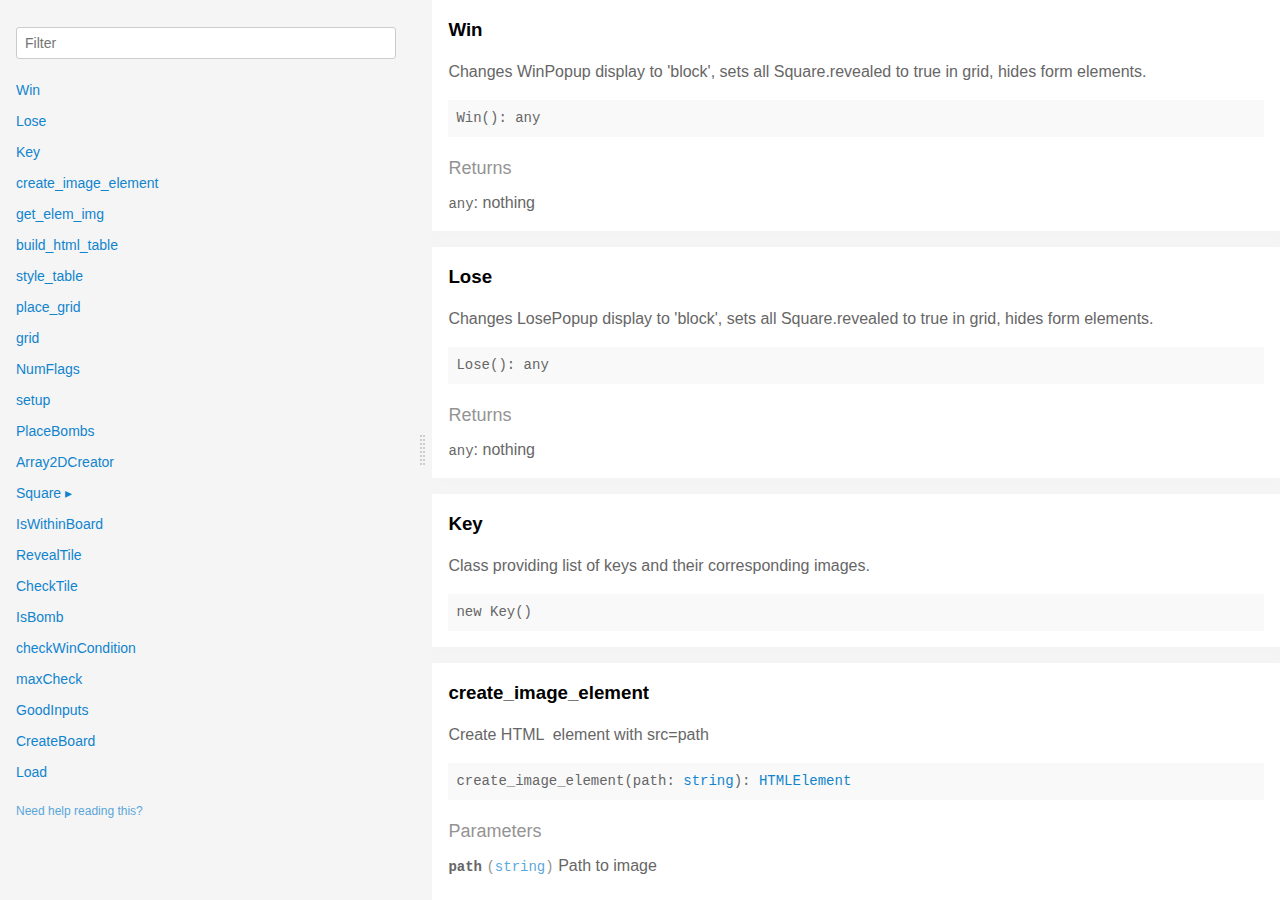
<file: documentation/index.html>
<!doctype html>
<html>
<head>
  <meta charset='utf-8' />
  <title>  | Documentation</title>
  <meta name='viewport' content='width=device-width,initial-scale=1'>
  <link href='assets/bass.css' type='text/css' rel='stylesheet' />
  <link href='assets/style.css' type='text/css' rel='stylesheet' />
  <link href='assets/github.css' type='text/css' rel='stylesheet' />
  <link href='assets/split.css' type='text/css' rel='stylesheet' />
</head>
<body class='documentation m0'>
    <div class='flex'>
      <div id='split-left' class='overflow-auto fs0 height-viewport-100'>
        <div class='py1 px2'>
          <h3 class='mb0 no-anchor'></h3>
          <div class='mb1'><code></code></div>
          <input
            placeholder='Filter'
            id='filter-input'
            class='col12 block input'
            type='text' />
          <div id='toc'>
            <ul class='list-reset h5 py1-ul'>
              
                
                <li><a
                  href='#win'
                  class="">
                  Win
                  
                </a>
                
                </li>
              
                
                <li><a
                  href='#lose'
                  class="">
                  Lose
                  
                </a>
                
                </li>
              
                
                <li><a
                  href='#key'
                  class="">
                  Key
                  
                </a>
                
                </li>
              
                
                <li><a
                  href='#create_image_element'
                  class="">
                  create_image_element
                  
                </a>
                
                </li>
              
                
                <li><a
                  href='#get_elem_img'
                  class="">
                  get_elem_img
                  
                </a>
                
                </li>
              
                
                <li><a
                  href='#build_html_table'
                  class="">
                  build_html_table
                  
                </a>
                
                </li>
              
                
                <li><a
                  href='#style_table'
                  class="">
                  style_table
                  
                </a>
                
                </li>
              
                
                <li><a
                  href='#place_grid'
                  class="">
                  place_grid
                  
                </a>
                
                </li>
              
                
                <li><a
                  href='#grid'
                  class="">
                  grid
                  
                </a>
                
                </li>
              
                
                <li><a
                  href='#numflags'
                  class="">
                  NumFlags
                  
                </a>
                
                </li>
              
                
                <li><a
                  href='#setup'
                  class="">
                  setup
                  
                </a>
                
                </li>
              
                
                <li><a
                  href='#placebombs'
                  class="">
                  PlaceBombs
                  
                </a>
                
                </li>
              
                
                <li><a
                  href='#array2dcreator'
                  class="">
                  Array2DCreator
                  
                </a>
                
                </li>
              
                
                <li><a
                  href='#square'
                  class=" toggle-sibling">
                  Square
                  <span class='icon'>▸</span>
                </a>
                
                <div class='toggle-target display-none'>
                  
                  
                    <ul class='list-reset py1-ul pl1'>
                      <li class='h5'><span>Instance members</span></li>
                      
                      <li><a
                        href='#squarecheckneighbor'
                        class='regular pre-open'>
                        #checkNeighbor
                      </a></li>
                      
                      <li><a
                        href='#squareflag'
                        class='regular pre-open'>
                        #flag
                      </a></li>
                      
                      <li><a
                        href='#squaretopleft'
                        class='regular pre-open'>
                        #TopLeft
                      </a></li>
                      
                      <li><a
                        href='#squaretopmiddle'
                        class='regular pre-open'>
                        #TopMiddle
                      </a></li>
                      
                      <li><a
                        href='#squaretopright'
                        class='regular pre-open'>
                        #TopRight
                      </a></li>
                      
                      <li><a
                        href='#squareleft'
                        class='regular pre-open'>
                        #Left
                      </a></li>
                      
                      <li><a
                        href='#squareright'
                        class='regular pre-open'>
                        #Right
                      </a></li>
                      
                      <li><a
                        href='#squarebottomleft'
                        class='regular pre-open'>
                        #BottomLeft
                      </a></li>
                      
                      <li><a
                        href='#squarebottommiddle'
                        class='regular pre-open'>
                        #BottomMiddle
                      </a></li>
                      
                      <li><a
                        href='#squarebottomright'
                        class='regular pre-open'>
                        #BottomRight
                      </a></li>
                      
                    </ul>
                  
                  
                  
                </div>
                
                </li>
              
                
                <li><a
                  href='#iswithinboard'
                  class="">
                  IsWithinBoard
                  
                </a>
                
                </li>
              
                
                <li><a
                  href='#revealtile'
                  class="">
                  RevealTile
                  
                </a>
                
                </li>
              
                
                <li><a
                  href='#checktile'
                  class="">
                  CheckTile
                  
                </a>
                
                </li>
              
                
                <li><a
                  href='#isbomb'
                  class="">
                  IsBomb
                  
                </a>
                
                </li>
              
                
                <li><a
                  href='#checkwincondition'
                  class="">
                  checkWinCondition
                  
                </a>
                
                </li>
              
                
                <li><a
                  href='#maxcheck'
                  class="">
                  maxCheck
                  
                </a>
                
                </li>
              
                
                <li><a
                  href='#goodinputs'
                  class="">
                  GoodInputs
                  
                </a>
                
                </li>
              
                
                <li><a
                  href='#createboard'
                  class="">
                  CreateBoard
                  
                </a>
                
                </li>
              
                
                <li><a
                  href='#load'
                  class="">
                  Load
                  
                </a>
                
                </li>
              
            </ul>
          </div>
          <div class='mt1 h6 quiet'>
            <a href='https://documentation.js.org/reading-documentation.html'>Need help reading this?</a>
          </div>
        </div>
      </div>
      <div id='split-right' class='relative overflow-auto height-viewport-100'>
        
          
          <section class='p2 mb2 clearfix bg-white minishadow'>

  
  <div class='clearfix'>
    
    <h3 class='fl m0' id='win'>
      Win
    </h3>
    
    
  </div>
  

  <p>Changes WinPopup display to 'block', sets all Square.revealed to true in grid, hides form elements.</p>

 
  
    <div class='pre p1 fill-light mt0'>Win(): any</div>
   
  
  

  
  
  
  
  
  

  

  

  
    
      <div class='py1 quiet mt1 prose-big'>Returns</div>
      <code>any</code>:
        nothing

      
    
  

  

  

  

  

  
</section>

        
          
          <section class='p2 mb2 clearfix bg-white minishadow'>

  
  <div class='clearfix'>
    
    <h3 class='fl m0' id='lose'>
      Lose
    </h3>
    
    
  </div>
  

  <p>Changes LosePopup display to 'block', sets all Square.revealed to true in grid, hides form elements.</p>

 
  
    <div class='pre p1 fill-light mt0'>Lose(): any</div>
   
  
  

  
  
  
  
  
  

  

  

  
    
      <div class='py1 quiet mt1 prose-big'>Returns</div>
      <code>any</code>:
        nothing

      
    
  

  

  

  

  

  
</section>

        
          
          <section class='p2 mb2 clearfix bg-white minishadow'>

  
  <div class='clearfix'>
    
    <h3 class='fl m0' id='key'>
      Key
    </h3>
    
    
  </div>
  

  <p>Class providing list of keys and their corresponding images.</p>

 
  
    <div class='pre p1 fill-light mt0'>new Key()</div>
   
  
  

  
  
  
  
  
  

  

  

  

  

  

  

  

  
</section>

        
          
          <section class='p2 mb2 clearfix bg-white minishadow'>

  
  <div class='clearfix'>
    
    <h3 class='fl m0' id='create_image_element'>
      create_image_element
    </h3>
    
    
  </div>
  

  <p>Create HTML <img> element with src=path</p>

 
  
    <div class='pre p1 fill-light mt0'>create_image_element(path: <a href="https://developer.mozilla.org/docs/Web/JavaScript/Reference/Global_Objects/String">string</a>): <a href="https://developer.mozilla.org/docs/Web/HTML/Element">HTMLElement</a></div>
   
  
  

  
  
  
  
  
  

  
    <div class='py1 quiet mt1 prose-big'>Parameters</div>
    <div class='prose'>
      
        <div class='space-bottom0'>
          <div>
            <span class='code bold'>path</span> <code class='quiet'>(<a href="https://developer.mozilla.org/docs/Web/JavaScript/Reference/Global_Objects/String">string</a>)</code>
	    Path to image

          </div>
          
        </div>
      
    </div>
  

  

  
    
      <div class='py1 quiet mt1 prose-big'>Returns</div>
      <code><a href="https://developer.mozilla.org/docs/Web/HTML/Element">HTMLElement</a></code>:
        elem_img - HTML 
<img>
 element

      
    
  

  

  

  

  

  
</section>

        
          
          <section class='p2 mb2 clearfix bg-white minishadow'>

  
  <div class='clearfix'>
    
    <h3 class='fl m0' id='get_elem_img'>
      get_elem_img
    </h3>
    
    
  </div>
  

  <p>Returns image from Key class corresponding to value.</p>

 
  
    <div class='pre p1 fill-light mt0'>get_elem_img(value: Integer)</div>
   
  
  

  
  
  
  
  
  

  
    <div class='py1 quiet mt1 prose-big'>Parameters</div>
    <div class='prose'>
      
        <div class='space-bottom0'>
          <div>
            <span class='code bold'>value</span> <code class='quiet'>(Integer)</code>
	    Key to find image for

          </div>
          
        </div>
      
    </div>
  

  

  

  

  

  

  

  
</section>

        
          
          <section class='p2 mb2 clearfix bg-white minishadow'>

  
  <div class='clearfix'>
    
    <h3 class='fl m0' id='build_html_table'>
      build_html_table
    </h3>
    
    
  </div>
  

  <p>Builds HTML Table populates with HTML Images according to Square.key.</p>

 
  
    <div class='pre p1 fill-light mt0'>build_html_table(grid: <a href="https://developer.mozilla.org/docs/Web/JavaScript/Reference/Global_Objects/Array">Array</a>): <a href="https://developer.mozilla.org/docs/Web/HTML/Element">HTMLElement</a></div>
   
  
  

  
  
  
  
  
  

  
    <div class='py1 quiet mt1 prose-big'>Parameters</div>
    <div class='prose'>
      
        <div class='space-bottom0'>
          <div>
            <span class='code bold'>grid</span> <code class='quiet'>(<a href="https://developer.mozilla.org/docs/Web/JavaScript/Reference/Global_Objects/Array">Array</a>)</code>
	    2D Array containing Square objects

          </div>
          
        </div>
      
    </div>
  

  

  
    
      <div class='py1 quiet mt1 prose-big'>Returns</div>
      <code><a href="https://developer.mozilla.org/docs/Web/HTML/Element">HTMLElement</a></code>:
        HTML Table with images corresponding with Square.key

      
    
  

  

  

  

  

  
</section>

        
          
          <section class='p2 mb2 clearfix bg-white minishadow'>

  
  <div class='clearfix'>
    
    <h3 class='fl m0' id='style_table'>
      style_table
    </h3>
    
    
  </div>
  

  <p>Applies CSS styling to HTML Table and its child nodes.</p>

 
  
    <div class='pre p1 fill-light mt0'>style_table(html_table: <a href="https://developer.mozilla.org/docs/Web/HTML/Element">HTMLElement</a>): <a href="https://developer.mozilla.org/docs/Web/HTML/Element">HTMLElement</a></div>
   
  
  

  
  
  
  
  
  

  
    <div class='py1 quiet mt1 prose-big'>Parameters</div>
    <div class='prose'>
      
        <div class='space-bottom0'>
          <div>
            <span class='code bold'>html_table</span> <code class='quiet'>(<a href="https://developer.mozilla.org/docs/Web/HTML/Element">HTMLElement</a>)</code>
	    HTML Table to be styled

          </div>
          
        </div>
      
    </div>
  

  

  
    
      <div class='py1 quiet mt1 prose-big'>Returns</div>
      <code><a href="https://developer.mozilla.org/docs/Web/HTML/Element">HTMLElement</a></code>:
        Styled HTML Table

      
    
  

  

  

  

  

  
</section>

        
          
          <section class='p2 mb2 clearfix bg-white minishadow'>

  
  <div class='clearfix'>
    
    <h3 class='fl m0' id='place_grid'>
      place_grid
    </h3>
    
    
  </div>
  

  <p>Generates and appends HTML Table to HTML Element with id='msBoard', removes old HTML Table.</p>

 
  
    <div class='pre p1 fill-light mt0'>place_grid(array2D: <a href="https://developer.mozilla.org/docs/Web/JavaScript/Reference/Global_Objects/Array">Array</a>)</div>
   
  
  

  
  
  
  
  
  

  
    <div class='py1 quiet mt1 prose-big'>Parameters</div>
    <div class='prose'>
      
        <div class='space-bottom0'>
          <div>
            <span class='code bold'>array2D</span> <code class='quiet'>(<a href="https://developer.mozilla.org/docs/Web/JavaScript/Reference/Global_Objects/Array">Array</a>)</code>
	    2D Array of Square elements to generate HTML Table from

          </div>
          
        </div>
      
    </div>
  

  

  

  

  

  

  

  
</section>

        
          
          <section class='p2 mb2 clearfix bg-white minishadow'>

  
  <div class='clearfix'>
    
    <h3 class='fl m0' id='grid'>
      grid
    </h3>
    
    
  </div>
  

  <p>Global grid variable for storing 2D Array used by most functions in project.</p>

 
  
    <div class='pre p1 fill-light mt0'>grid</div>
   
  
    <p>
      Type:
      <a href="https://developer.mozilla.org/docs/Web/JavaScript/Reference/Global_Objects/Array">Array</a>&#x3C;<a href="#square">Square</a>>
    </p>
  
  

  
  
  
  
  
  

  

  

  

  

  

  

  

  
</section>

        
          
          <section class='p2 mb2 clearfix bg-white minishadow'>

  
  <div class='clearfix'>
    
    <h3 class='fl m0' id='numflags'>
      NumFlags
    </h3>
    
    
  </div>
  

  <p>Global flag variable for storing the number of flags the user has left.</p>

 
  
    <div class='pre p1 fill-light mt0'>NumFlags</div>
   
  
    <p>
      Type:
      int
    </p>
  
  

  
  
  
  
  
  

  

  

  

  

  

  

  

  
</section>

        
          
          <section class='p2 mb2 clearfix bg-white minishadow'>

  
  <div class='clearfix'>
    
    <h3 class='fl m0' id='setup'>
      setup
    </h3>
    
    
  </div>
  

  <p>The setup function perform the job of taking user input size of the board and bombs, then create a 2D array with Square objects. It will also randomly place the bombs in different squares. After all the bombs are placed, all the squares will have a record of how many bombs are nearby it out of the near eight spots.</p>

 
  
    <div class='pre p1 fill-light mt0'>setup(rows: any, cols: any, numBombs: any): any</div>
   
  
  

  
  
  
  
  
  

  
    <div class='py1 quiet mt1 prose-big'>Parameters</div>
    <div class='prose'>
      
        <div class='space-bottom0'>
          <div>
            <span class='code bold'>rows</span> <code class='quiet'>(any)</code>
	    , cols, input size of 2D array board.

          </div>
          
        </div>
      
        <div class='space-bottom0'>
          <div>
            <span class='code bold'>cols</span> <code class='quiet'>(any)</code>
	    
          </div>
          
        </div>
      
        <div class='space-bottom0'>
          <div>
            <span class='code bold'>numBombs</span> <code class='quiet'>(any)</code>
	    number of bombs needed to be placed in the Square objects randomly.

          </div>
          
        </div>
      
    </div>
  

  

  
    
      <div class='py1 quiet mt1 prose-big'>Returns</div>
      <code>any</code>:
        return the 2d array with all the properties initialized.

      
    
  

  

  

  

  

  
</section>

        
          
          <section class='p2 mb2 clearfix bg-white minishadow'>

  
  <div class='clearfix'>
    
    <h3 class='fl m0' id='placebombs'>
      PlaceBombs
    </h3>
    
    
  </div>
  

  <p>utilizes a randomized algorithm to place board with random bomb cordinates.</p>

 
  
    <div class='pre p1 fill-light mt0'>new PlaceBombs(grid: any, numBombs: any, 2D: any): any</div>
   
  
  

  
  
  
  
  
  

  
    <div class='py1 quiet mt1 prose-big'>Parameters</div>
    <div class='prose'>
      
        <div class='space-bottom0'>
          <div>
            <span class='code bold'>grid</span> <code class='quiet'>(any)</code>
	    
          </div>
          
        </div>
      
        <div class='space-bottom0'>
          <div>
            <span class='code bold'>numBombs</span> <code class='quiet'>(any)</code>
	    
          </div>
          
        </div>
      
        <div class='space-bottom0'>
          <div>
            <span class='code bold'>2D</span> <code class='quiet'>(any)</code>
	    Array and integer number of bombs

          </div>
          
        </div>
      
    </div>
  

  

  
    
      <div class='py1 quiet mt1 prose-big'>Returns</div>
      <code>any</code>:
        NULL

      
    
  

  

  

  

  

  
</section>

        
          
          <section class='p2 mb2 clearfix bg-white minishadow'>

  
  <div class='clearfix'>
    
    <h3 class='fl m0' id='array2dcreator'>
      Array2DCreator
    </h3>
    
    
  </div>
  

  <p>Creates 2D Array populated with Square objects.</p>

 
  
    <div class='pre p1 fill-light mt0'>new Array2DCreator(row: Integer, col: Integer): <a href="https://developer.mozilla.org/docs/Web/JavaScript/Reference/Global_Objects/Array">Array</a>&#x3C;<a href="#square">Square</a>></div>
   
  
  

  
  
  
  
  
  

  
    <div class='py1 quiet mt1 prose-big'>Parameters</div>
    <div class='prose'>
      
        <div class='space-bottom0'>
          <div>
            <span class='code bold'>row</span> <code class='quiet'>(Integer)</code>
	    <h1>of rows</h1>

          </div>
          
        </div>
      
        <div class='space-bottom0'>
          <div>
            <span class='code bold'>col</span> <code class='quiet'>(Integer)</code>
	    <h1>of columns</h1>

          </div>
          
        </div>
      
    </div>
  

  

  
    
      <div class='py1 quiet mt1 prose-big'>Returns</div>
      <code><a href="https://developer.mozilla.org/docs/Web/JavaScript/Reference/Global_Objects/Array">Array</a>&#x3C;<a href="#square">Square</a>></code>:
        array2D - 2D Array of Square objects

      
    
  

  

  

  

  

  
</section>

        
          
          <section class='p2 mb2 clearfix bg-white minishadow'>

  
  <div class='clearfix'>
    
    <h3 class='fl m0' id='square'>
      Square
    </h3>
    
    
  </div>
  

  <p>A Square class which has all the properties of a square object needs.</p>

 
  
    <div class='pre p1 fill-light mt0'>new Square(i: any, j: any): any</div>
   
  
  

  
  
  
  
  
  

  
    <div class='py1 quiet mt1 prose-big'>Parameters</div>
    <div class='prose'>
      
        <div class='space-bottom0'>
          <div>
            <span class='code bold'>i</span> <code class='quiet'>(any)</code>
	    ,j coordinate of the Square object in the 2D array.

          </div>
          
        </div>
      
        <div class='space-bottom0'>
          <div>
            <span class='code bold'>j</span> <code class='quiet'>(any)</code>
	    
          </div>
          
        </div>
      
    </div>
  

  

  
    
      <div class='py1 quiet mt1 prose-big'>Returns</div>
      <code>any</code>:
        Null

      
    
  

  

  

  

  
    <div class='py1 quiet mt1 prose-big'>Instance Members</div>
    <div class="clearfix">
  
    <div class='border-bottom' id='squarecheckneighbor'>
      <div class="clearfix small pointer toggle-sibling">
        <div class="py1 contain">
            <a class='icon pin-right py1 dark-link caret-right'>▸</a>
            <span class='code strong strong truncate'>checkNeighbor(No)</span>
        </div>
      </div>
      <div class="clearfix display-none toggle-target">
        <section class='p2 mb2 clearfix bg-white minishadow'>

  

  <p>CheckNeighbor does the job of counting how many bombs are nearby a Square object out of the eight nearby square.</p>

 
  
    <div class='pre p1 fill-light mt0'>checkNeighbor(No: any): any</div>
   
  
  

  
  
  
  
  
  

  
    <div class='py1 quiet mt1 prose-big'>Parameters</div>
    <div class='prose'>
      
        <div class='space-bottom0'>
          <div>
            <span class='code bold'>No</span> <code class='quiet'>(any)</code>
	    Parameter

          </div>
          
        </div>
      
    </div>
  

  

  
    
      <div class='py1 quiet mt1 prose-big'>Returns</div>
      <code>any</code>:
        NULL

      
    
  

  

  

  

  

  
</section>

      </div>
    </div>
  
    <div class='border-bottom' id='squareflag'>
      <div class="clearfix small pointer toggle-sibling">
        <div class="py1 contain">
            <a class='icon pin-right py1 dark-link caret-right'>▸</a>
            <span class='code strong strong truncate'>flag()</span>
        </div>
      </div>
      <div class="clearfix display-none toggle-target">
        <section class='p2 mb2 clearfix bg-white minishadow'>

  

  <p>Places a flag if the square is not revealed and if the user still has flags.</p>

 
  
    <div class='pre p1 fill-light mt0'>flag(): any</div>
   
  
  

  
  
  
  
  
  

  

  

  
    
      <div class='py1 quiet mt1 prose-big'>Returns</div>
      <code>any</code>:
        nothing

      
    
  

  

  

  

  

  
</section>

      </div>
    </div>
  
    <div class='border-bottom' id='squaretopleft'>
      <div class="clearfix small pointer toggle-sibling">
        <div class="py1 contain">
            <a class='icon pin-right py1 dark-link caret-right'>▸</a>
            <span class='code strong strong truncate'>TopLeft(func)</span>
        </div>
      </div>
      <div class="clearfix display-none toggle-target">
        <section class='p2 mb2 clearfix bg-white minishadow'>

  

  <p>Checks the tile up and to the left of the given tile.</p>

 
  
    <div class='pre p1 fill-light mt0'>TopLeft(func: <a href="https://developer.mozilla.org/docs/Web/JavaScript/Reference/Statements/function">function</a>): int</div>
   
  
  

  
  
  
  
  
  

  
    <div class='py1 quiet mt1 prose-big'>Parameters</div>
    <div class='prose'>
      
        <div class='space-bottom0'>
          <div>
            <span class='code bold'>func</span> <code class='quiet'>(<a href="https://developer.mozilla.org/docs/Web/JavaScript/Reference/Statements/function">function</a>)</code>
	    Will either be the IsBomb function or CheckTile function.

          </div>
          
        </div>
      
    </div>
  

  

  
    
      <div class='py1 quiet mt1 prose-big'>Returns</div>
      <code>int</code>:
        If the IsBomb function is passed then it will return an int.
- If the CheckTile function is passed it will return undefined.

      
    
  

  

  

  

  

  
</section>

      </div>
    </div>
  
    <div class='border-bottom' id='squaretopmiddle'>
      <div class="clearfix small pointer toggle-sibling">
        <div class="py1 contain">
            <a class='icon pin-right py1 dark-link caret-right'>▸</a>
            <span class='code strong strong truncate'>TopMiddle(func)</span>
        </div>
      </div>
      <div class="clearfix display-none toggle-target">
        <section class='p2 mb2 clearfix bg-white minishadow'>

  

  <p>Checks the tile directly above the given tile.</p>

 
  
    <div class='pre p1 fill-light mt0'>TopMiddle(func: <a href="https://developer.mozilla.org/docs/Web/JavaScript/Reference/Statements/function">function</a>): int</div>
   
  
  

  
  
  
  
  
  

  
    <div class='py1 quiet mt1 prose-big'>Parameters</div>
    <div class='prose'>
      
        <div class='space-bottom0'>
          <div>
            <span class='code bold'>func</span> <code class='quiet'>(<a href="https://developer.mozilla.org/docs/Web/JavaScript/Reference/Statements/function">function</a>)</code>
	    Will either be the IsBomb function or CheckTile function.

          </div>
          
        </div>
      
    </div>
  

  

  
    
      <div class='py1 quiet mt1 prose-big'>Returns</div>
      <code>int</code>:
        If the IsBomb function is passed then it will return an int.
- If the CheckTile function is passed it will return undefined.

      
    
  

  

  

  

  

  
</section>

      </div>
    </div>
  
    <div class='border-bottom' id='squaretopright'>
      <div class="clearfix small pointer toggle-sibling">
        <div class="py1 contain">
            <a class='icon pin-right py1 dark-link caret-right'>▸</a>
            <span class='code strong strong truncate'>TopRight(func)</span>
        </div>
      </div>
      <div class="clearfix display-none toggle-target">
        <section class='p2 mb2 clearfix bg-white minishadow'>

  

  <p>Checks the tile up and to the right of the given tile.</p>

 
  
    <div class='pre p1 fill-light mt0'>TopRight(func: <a href="https://developer.mozilla.org/docs/Web/JavaScript/Reference/Statements/function">function</a>): int</div>
   
  
  

  
  
  
  
  
  

  
    <div class='py1 quiet mt1 prose-big'>Parameters</div>
    <div class='prose'>
      
        <div class='space-bottom0'>
          <div>
            <span class='code bold'>func</span> <code class='quiet'>(<a href="https://developer.mozilla.org/docs/Web/JavaScript/Reference/Statements/function">function</a>)</code>
	    Will either be the IsBomb function or CheckTile function.

          </div>
          
        </div>
      
    </div>
  

  

  
    
      <div class='py1 quiet mt1 prose-big'>Returns</div>
      <code>int</code>:
        If the IsBomb function is passed then it will return an int.
- If the CheckTile function is passed it will return undefined.

      
    
  

  

  

  

  

  
</section>

      </div>
    </div>
  
    <div class='border-bottom' id='squareleft'>
      <div class="clearfix small pointer toggle-sibling">
        <div class="py1 contain">
            <a class='icon pin-right py1 dark-link caret-right'>▸</a>
            <span class='code strong strong truncate'>Left(func)</span>
        </div>
      </div>
      <div class="clearfix display-none toggle-target">
        <section class='p2 mb2 clearfix bg-white minishadow'>

  

  <p>Checks the tile directly to the left of the given tile.</p>

 
  
    <div class='pre p1 fill-light mt0'>Left(func: <a href="https://developer.mozilla.org/docs/Web/JavaScript/Reference/Statements/function">function</a>): int</div>
   
  
  

  
  
  
  
  
  

  
    <div class='py1 quiet mt1 prose-big'>Parameters</div>
    <div class='prose'>
      
        <div class='space-bottom0'>
          <div>
            <span class='code bold'>func</span> <code class='quiet'>(<a href="https://developer.mozilla.org/docs/Web/JavaScript/Reference/Statements/function">function</a>)</code>
	    Will either be the IsBomb function or CheckTile function.

          </div>
          
        </div>
      
    </div>
  

  

  
    
      <div class='py1 quiet mt1 prose-big'>Returns</div>
      <code>int</code>:
        If the IsBomb function is passed then it will return an int.
- If the CheckTile function is passed it will return undefined.

      
    
  

  

  

  

  

  
</section>

      </div>
    </div>
  
    <div class='border-bottom' id='squareright'>
      <div class="clearfix small pointer toggle-sibling">
        <div class="py1 contain">
            <a class='icon pin-right py1 dark-link caret-right'>▸</a>
            <span class='code strong strong truncate'>Right(func)</span>
        </div>
      </div>
      <div class="clearfix display-none toggle-target">
        <section class='p2 mb2 clearfix bg-white minishadow'>

  

  <p>Checks the tile directly to the right of the given tile.</p>

 
  
    <div class='pre p1 fill-light mt0'>Right(func: <a href="https://developer.mozilla.org/docs/Web/JavaScript/Reference/Statements/function">function</a>): int</div>
   
  
  

  
  
  
  
  
  

  
    <div class='py1 quiet mt1 prose-big'>Parameters</div>
    <div class='prose'>
      
        <div class='space-bottom0'>
          <div>
            <span class='code bold'>func</span> <code class='quiet'>(<a href="https://developer.mozilla.org/docs/Web/JavaScript/Reference/Statements/function">function</a>)</code>
	    Will either be the IsBomb function or CheckTile function.

          </div>
          
        </div>
      
    </div>
  

  

  
    
      <div class='py1 quiet mt1 prose-big'>Returns</div>
      <code>int</code>:
        If the IsBomb function is passed then it will return an int.
- If the CheckTile function is passed it will return undefined.

      
    
  

  

  

  

  

  
</section>

      </div>
    </div>
  
    <div class='border-bottom' id='squarebottomleft'>
      <div class="clearfix small pointer toggle-sibling">
        <div class="py1 contain">
            <a class='icon pin-right py1 dark-link caret-right'>▸</a>
            <span class='code strong strong truncate'>BottomLeft(func)</span>
        </div>
      </div>
      <div class="clearfix display-none toggle-target">
        <section class='p2 mb2 clearfix bg-white minishadow'>

  

  <p>Checks the tile down and to the left of the given tile.</p>

 
  
    <div class='pre p1 fill-light mt0'>BottomLeft(func: <a href="https://developer.mozilla.org/docs/Web/JavaScript/Reference/Statements/function">function</a>): int</div>
   
  
  

  
  
  
  
  
  

  
    <div class='py1 quiet mt1 prose-big'>Parameters</div>
    <div class='prose'>
      
        <div class='space-bottom0'>
          <div>
            <span class='code bold'>func</span> <code class='quiet'>(<a href="https://developer.mozilla.org/docs/Web/JavaScript/Reference/Statements/function">function</a>)</code>
	    Will either be the IsBomb function or CheckTile function.

          </div>
          
        </div>
      
    </div>
  

  

  
    
      <div class='py1 quiet mt1 prose-big'>Returns</div>
      <code>int</code>:
        If the IsBomb function is passed then it will return an int.
- If the CheckTile function is passed it will return undefined.

      
    
  

  

  

  

  

  
</section>

      </div>
    </div>
  
    <div class='border-bottom' id='squarebottommiddle'>
      <div class="clearfix small pointer toggle-sibling">
        <div class="py1 contain">
            <a class='icon pin-right py1 dark-link caret-right'>▸</a>
            <span class='code strong strong truncate'>BottomMiddle(func)</span>
        </div>
      </div>
      <div class="clearfix display-none toggle-target">
        <section class='p2 mb2 clearfix bg-white minishadow'>

  

  <p>Checks the tile directly below the given tile.</p>

 
  
    <div class='pre p1 fill-light mt0'>BottomMiddle(func: <a href="https://developer.mozilla.org/docs/Web/JavaScript/Reference/Statements/function">function</a>): int</div>
   
  
  

  
  
  
  
  
  

  
    <div class='py1 quiet mt1 prose-big'>Parameters</div>
    <div class='prose'>
      
        <div class='space-bottom0'>
          <div>
            <span class='code bold'>func</span> <code class='quiet'>(<a href="https://developer.mozilla.org/docs/Web/JavaScript/Reference/Statements/function">function</a>)</code>
	    Will either be the IsBomb function or CheckTile function.

          </div>
          
        </div>
      
    </div>
  

  

  
    
      <div class='py1 quiet mt1 prose-big'>Returns</div>
      <code>int</code>:
        If the IsBomb function is passed then it will return an int.
- If the CheckTile function is passed it will return undefined.

      
    
  

  

  

  

  

  
</section>

      </div>
    </div>
  
    <div class='border-bottom' id='squarebottomright'>
      <div class="clearfix small pointer toggle-sibling">
        <div class="py1 contain">
            <a class='icon pin-right py1 dark-link caret-right'>▸</a>
            <span class='code strong strong truncate'>BottomRight(func)</span>
        </div>
      </div>
      <div class="clearfix display-none toggle-target">
        <section class='p2 mb2 clearfix bg-white minishadow'>

  

  <p>Checks the tile down and to the right of the given tile.</p>

 
  
    <div class='pre p1 fill-light mt0'>BottomRight(func: <a href="https://developer.mozilla.org/docs/Web/JavaScript/Reference/Statements/function">function</a>): int</div>
   
  
  

  
  
  
  
  
  

  
    <div class='py1 quiet mt1 prose-big'>Parameters</div>
    <div class='prose'>
      
        <div class='space-bottom0'>
          <div>
            <span class='code bold'>func</span> <code class='quiet'>(<a href="https://developer.mozilla.org/docs/Web/JavaScript/Reference/Statements/function">function</a>)</code>
	    Will either be the IsBomb function or CheckTile function.

          </div>
          
        </div>
      
    </div>
  

  

  
    
      <div class='py1 quiet mt1 prose-big'>Returns</div>
      <code>int</code>:
        If the IsBomb function is passed then it will return an int.
- If the CheckTile function is passed it will return undefined.

      
    
  

  

  

  

  

  
</section>

      </div>
    </div>
  
</div>

  

  
</section>

        
          
          <section class='p2 mb2 clearfix bg-white minishadow'>

  
  <div class='clearfix'>
    
    <h3 class='fl m0' id='iswithinboard'>
      IsWithinBoard
    </h3>
    
    
  </div>
  

  <p>Returns true if the given position is within the board's bounds.</p>

 
  
    <div class='pre p1 fill-light mt0'>IsWithinBoard(PosX: int, PosY: int): any</div>
   
  
  

  
  
  
  
  
  

  
    <div class='py1 quiet mt1 prose-big'>Parameters</div>
    <div class='prose'>
      
        <div class='space-bottom0'>
          <div>
            <span class='code bold'>PosX</span> <code class='quiet'>(int)</code>
	    The position on the board in the horizontal direction

          </div>
          
        </div>
      
        <div class='space-bottom0'>
          <div>
            <span class='code bold'>PosY</span> <code class='quiet'>(int)</code>
	    The position on the board in the vertical direction.

          </div>
          
        </div>
      
    </div>
  

  

  
    
      <div class='py1 quiet mt1 prose-big'>Returns</div>
      <code>any</code>:
        nothing

      
    
  

  

  

  

  

  
</section>

        
          
          <section class='p2 mb2 clearfix bg-white minishadow'>

  
  <div class='clearfix'>
    
    <h3 class='fl m0' id='revealtile'>
      RevealTile
    </h3>
    
    
  </div>
  

  <p>Reveals the tile at the given position and recursively calls the tiles around it.</p>

 
  
    <div class='pre p1 fill-light mt0'>new RevealTile(PosX: int, PosY: int): any</div>
   
  
  

  
  
  
  
  
  

  
    <div class='py1 quiet mt1 prose-big'>Parameters</div>
    <div class='prose'>
      
        <div class='space-bottom0'>
          <div>
            <span class='code bold'>PosX</span> <code class='quiet'>(int)</code>
	    The position on the board in the horizontal direction

          </div>
          
        </div>
      
        <div class='space-bottom0'>
          <div>
            <span class='code bold'>PosY</span> <code class='quiet'>(int)</code>
	    The position on the board in the vertical direction.

          </div>
          
        </div>
      
    </div>
  

  

  
    
      <div class='py1 quiet mt1 prose-big'>Returns</div>
      <code>any</code>:
        nothing

      
    
  

  

  

  

  

  
</section>

        
          
          <section class='p2 mb2 clearfix bg-white minishadow'>

  
  <div class='clearfix'>
    
    <h3 class='fl m0' id='checktile'>
      CheckTile
    </h3>
    
    
  </div>
  

  <p>Checks if a position is within the board's bounds, then reveals that tile.</p>

 
  
    <div class='pre p1 fill-light mt0'>new CheckTile(PosX: int, PosY: int): any</div>
   
  
  

  
  
  
  
  
  

  
    <div class='py1 quiet mt1 prose-big'>Parameters</div>
    <div class='prose'>
      
        <div class='space-bottom0'>
          <div>
            <span class='code bold'>PosX</span> <code class='quiet'>(int)</code>
	    The position on the board in the horizontal direction

          </div>
          
        </div>
      
        <div class='space-bottom0'>
          <div>
            <span class='code bold'>PosY</span> <code class='quiet'>(int)</code>
	    The position on the board in the vertical direction.

          </div>
          
        </div>
      
    </div>
  

  

  
    
      <div class='py1 quiet mt1 prose-big'>Returns</div>
      <code>any</code>:
        nothing

      
    
  

  

  

  

  

  
</section>

        
          
          <section class='p2 mb2 clearfix bg-white minishadow'>

  
  <div class='clearfix'>
    
    <h3 class='fl m0' id='isbomb'>
      IsBomb
    </h3>
    
    
  </div>
  

  <p>Checks if a position is within the board and if it is a bomb.</p>

 
  
    <div class='pre p1 fill-light mt0'>new IsBomb(PosX: int, PosY: int): any</div>
   
  
  

  
  
  
  
  
  

  
    <div class='py1 quiet mt1 prose-big'>Parameters</div>
    <div class='prose'>
      
        <div class='space-bottom0'>
          <div>
            <span class='code bold'>PosX</span> <code class='quiet'>(int)</code>
	    The position on the board in the horizontal direction

          </div>
          
        </div>
      
        <div class='space-bottom0'>
          <div>
            <span class='code bold'>PosY</span> <code class='quiet'>(int)</code>
	    The position on the board in the vertical direction.

          </div>
          
        </div>
      
    </div>
  

  

  
    
      <div class='py1 quiet mt1 prose-big'>Returns</div>
      <code>any</code>:
        1 if the position is within the board and is a bomb,
0 if the position is within the board and is not a bomb,
0 if the position is not within the board.

      
    
  

  

  

  

  

  
</section>

        
          
          <section class='p2 mb2 clearfix bg-white minishadow'>

  
  <div class='clearfix'>
    
    <h3 class='fl m0' id='checkwincondition'>
      checkWinCondition
    </h3>
    
    
  </div>
  

  <p>Check grid state for win condition.</p>

 
  
    <div class='pre p1 fill-light mt0'>checkWinCondition(grid: <a href="https://developer.mozilla.org/docs/Web/JavaScript/Reference/Global_Objects/Array">Array</a>&#x3C;<a href="#square">Square</a>>): <a href="https://developer.mozilla.org/docs/Web/JavaScript/Reference/Global_Objects/Boolean">boolean</a></div>
   
  
  

  
  
  
  
  
  

  
    <div class='py1 quiet mt1 prose-big'>Parameters</div>
    <div class='prose'>
      
        <div class='space-bottom0'>
          <div>
            <span class='code bold'>grid</span> <code class='quiet'>(<a href="https://developer.mozilla.org/docs/Web/JavaScript/Reference/Global_Objects/Array">Array</a>&#x3C;<a href="#square">Square</a>>)</code>
	    2D Array of Square objects

          </div>
          
        </div>
      
    </div>
  

  

  
    
      <div class='py1 quiet mt1 prose-big'>Returns</div>
      <code><a href="https://developer.mozilla.org/docs/Web/JavaScript/Reference/Global_Objects/Boolean">boolean</a></code>:
        

      
    
  

  

  

  

  

  
</section>

        
          
          <section class='p2 mb2 clearfix bg-white minishadow'>

  
  <div class='clearfix'>
    
    <h3 class='fl m0' id='maxcheck'>
      maxCheck
    </h3>
    
    
  </div>
  

  <p>Sets the max number of bombs for the input element.</p>

 
  
    <div class='pre p1 fill-light mt0'>maxCheck(): any</div>
   
  
  

  
  
  
  
  
  

  

  

  
    
      <div class='py1 quiet mt1 prose-big'>Returns</div>
      <code>any</code>:
        nothing

      
    
  

  

  

  

  

  
</section>

        
          
          <section class='p2 mb2 clearfix bg-white minishadow'>

  
  <div class='clearfix'>
    
    <h3 class='fl m0' id='goodinputs'>
      GoodInputs
    </h3>
    
    
  </div>
  

  <p>Checks the values of the inputs of the html form.</p>

 
  
    <div class='pre p1 fill-light mt0'>GoodInputs(): any</div>
   
  
  

  
  
  
  
  
  

  

  

  
    
      <div class='py1 quiet mt1 prose-big'>Returns</div>
      <code>any</code>:
        true if the inputs are valid, false if the inputs are invalid.

      
    
  

  

  

  

  

  
</section>

        
          
          <section class='p2 mb2 clearfix bg-white minishadow'>

  
  <div class='clearfix'>
    
    <h3 class='fl m0' id='createboard'>
      CreateBoard
    </h3>
    
    
  </div>
  

  <p>Hides win or lose screens and calls the function to create a new gid.</p>

 
  
    <div class='pre p1 fill-light mt0'>CreateBoard(NumRows: <a href="https://developer.mozilla.org/docs/Web/JavaScript/Reference/Global_Objects/String">string</a>, NumCols: <a href="https://developer.mozilla.org/docs/Web/JavaScript/Reference/Global_Objects/String">string</a>, NumBombs: <a href="https://developer.mozilla.org/docs/Web/JavaScript/Reference/Global_Objects/String">string</a>): any</div>
   
  
  

  
  
  
  
  
  

  
    <div class='py1 quiet mt1 prose-big'>Parameters</div>
    <div class='prose'>
      
        <div class='space-bottom0'>
          <div>
            <span class='code bold'>NumRows</span> <code class='quiet'>(<a href="https://developer.mozilla.org/docs/Web/JavaScript/Reference/Global_Objects/String">string</a>)</code>
	    Number of rows the board will have.

          </div>
          
        </div>
      
        <div class='space-bottom0'>
          <div>
            <span class='code bold'>NumCols</span> <code class='quiet'>(<a href="https://developer.mozilla.org/docs/Web/JavaScript/Reference/Global_Objects/String">string</a>)</code>
	    Number of columns the board will have.

          </div>
          
        </div>
      
        <div class='space-bottom0'>
          <div>
            <span class='code bold'>NumBombs</span> <code class='quiet'>(<a href="https://developer.mozilla.org/docs/Web/JavaScript/Reference/Global_Objects/String">string</a>)</code>
	    Number of bombs the board will have.

          </div>
          
        </div>
      
    </div>
  

  

  
    
      <div class='py1 quiet mt1 prose-big'>Returns</div>
      <code>any</code>:
        nothing

      
    
  

  

  

  

  

  
</section>

        
          
          <section class='p2 mb2 clearfix bg-white minishadow'>

  
  <div class='clearfix'>
    
    <h3 class='fl m0' id='load'>
      Load
    </h3>
    
    
  </div>
  

  <p>Called on page load. Disables the page to reload when form is submitted, and creates an initial board.</p>

 
  
    <div class='pre p1 fill-light mt0'>Load(): any</div>
   
  
  

  
  
  
  
  
  

  

  

  
    
      <div class='py1 quiet mt1 prose-big'>Returns</div>
      <code>any</code>:
        nothing

      
    
  

  

  

  

  

  
</section>

        
      </div>
    </div>
  <script src='assets/anchor.js'></script>
  <script src='assets/split.js'></script>
  <script src='assets/site.js'></script>
</body>
</html>
</file>
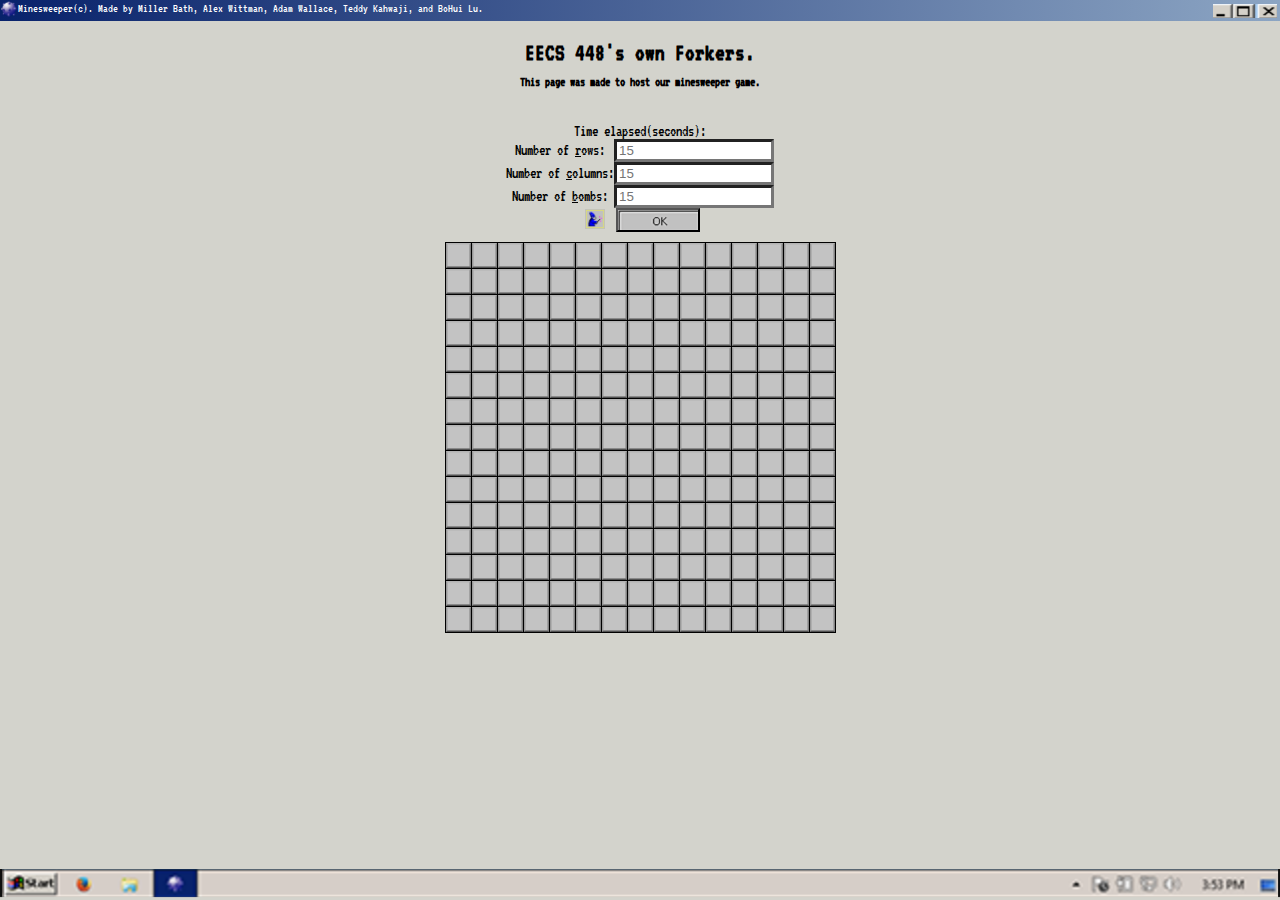
<file: html/index.html>
<!DOCTYPE html>
<html lang="en" dir="ltr">

  <!--Text and icon for the tab.-->
  <head>
    <meta charset="utf-8">
    <title>Meet the Forkers</title>
    <link rel="stylesheet" href="../css/master.css">
    <link rel="icon" href="../img/favicon.ico" type="image/x-icon" />
    <link href="https://fonts.googleapis.com/css?family=VT323" rel="stylesheet">
  </head>

  <!--Calls the Load() function and disables the right click menu from appearing-->
  <body onload="Load()" oncontextmenu="return false">

    <!--Title bar-->
    <div class="title-bar">
      <img src="../img/minesweeper.png" alt="Minesweeper Image" id="msweeper">
      <span id="titleTag">Minesweeper(c). Made by Miller Bath, Alex Wittman, Adam Wallace, Teddy Kahwaji, and BoHui Lu.</span>
      <img src="../img/3_blind_mice.png" alt="3 Buttons Win 2000" id="buttons">
    </div>

    <center>

      <!--Header bar-->
      <div class="header">
        <h2>EECS 448's own Forkers.</h2>
        <h5 id="subtitle">This page was made to host our minesweeper game.</h5>
      </div>

      <!--Timer-->
      Time elapsed(seconds): <div style = "display:inline" id = "Timer"></div>

      <!--Contains all user input section-->
      <div class="header" class="userInput">
        <form autocomplete="on" name="form" id="msform">
          <p id="inputP">
            <label class="inputLabel" id="gameRow">Number of <u>r</u>ows:</label>
            <input class="inputLabel" id="uGR" type="number" name="gameRow" placeholder="15" min="2" max="25" required>
          </p>

          <!--Input for the number of columns-->
          <p id="inputP">
            <label class="inputLabel" id="gameColumn">Number of <u>c</u>olumns:</label>
            <input class="inputLabel" id="uGC" type="number" name="gameColumn" placeholder="15" min="2" max="25" required>
          </p>

          <!--Input for the number of bombs-->
          <p id="inputP">
            <label class="inputLabel" id="gameBomb">Number of <u>b</u>ombs:</label>
            <input class="inputLabel" id="uB" oninput="maxCheck()" type="number" name="gameBomb" placeholder="15" min="1" max="" width="600" required style="resize:none;">
          </p>

          <!--Submit button to send the form values-->
          <img onclick="onCheatModeButton()" src="../img/wizard.png" alt="Wizard" id="wizardCreate">
          <button type="submit" id="CreateButton" onclick="CreateBoard(); resetCount();" name="submission"></button>
        </form>
      </div>

      <div id = "FFStore"></div>

      <!--This is where the game board is placed when it is created-->
      <div id="msBoard"></div>

      <!--This is where the cheat mode layer is-->
      <div id="cheatBoard" style="display:none"></div>

      <!--This is where the flag versus mine counter is-->
      <div id="FlagVsMine"></div>

      <!--This is where the clicks are counted-->
      <div id="ClickCount"></div>
      </center>

      <!--This div tells the user they won and allows them to play another game-->
      <div id="WinScreen">
        <div class="title-bar" style="width: 99%; margin-top: 5px; display: block; margin: 0 auto;">
          <span id="WinTitle">You Win!</span>
          <img src="../img/3_blind_mice.png" alt="3 Buttons Win 2000" id="buttons">
        </div>
        <center>
          <h1>Congratulations!</h1>
          <h2>Click OK to play a new game.</h2>
          <button type="submit" id="CreateButton" onclick="CreateBoard(); resetCount();" name="submission"></button>
        </center>
      </div>

      <!--This div tells the user they lost and allows them to play another game-->
      <div id="LoseScreen">
        <div class="title-bar" style="width: 99%; margin-top: 5px; display: block; margin: 0 auto;">
          <span id="WinTitle">You Lose.</span>
          <img src="../img/3_blind_mice.png" alt="3 Buttons Win 2000" id="buttons">
        </div>
        <center>
          <h1>Good Try!</h1>
          <h2>Click OK to play a new game.</h2>
          <button type="submit" id="CreateButton" onclick="CreateBoard(); resetCount();" name="submission"></button>
        </center>
      </div>


    <!--Bottom images-->
      <div class="taskbarDiv">
        <img src="../img/taskbar.png" alt="Taskbar" id="taskbar">
      </div>
  </body>

  <!--JavaScript functions included on the page-->
  <script src="../js/TopLevel.js"></script>
  <script src="../js/GridFactory.js"></script>
  <script src="../js/Sketch.js"></script>
  <script src="../js/GameEndScreen.js"></script>
  <script src="../js/cheatMode.js"></script>
  <script src="../js/freeFlag.js"></script>
  <script src="../js/mineCount.js"></script>
  <script src="../js/time.js"></script>
  <script src="../js/clickCount.js"></script>
</html>
</file>
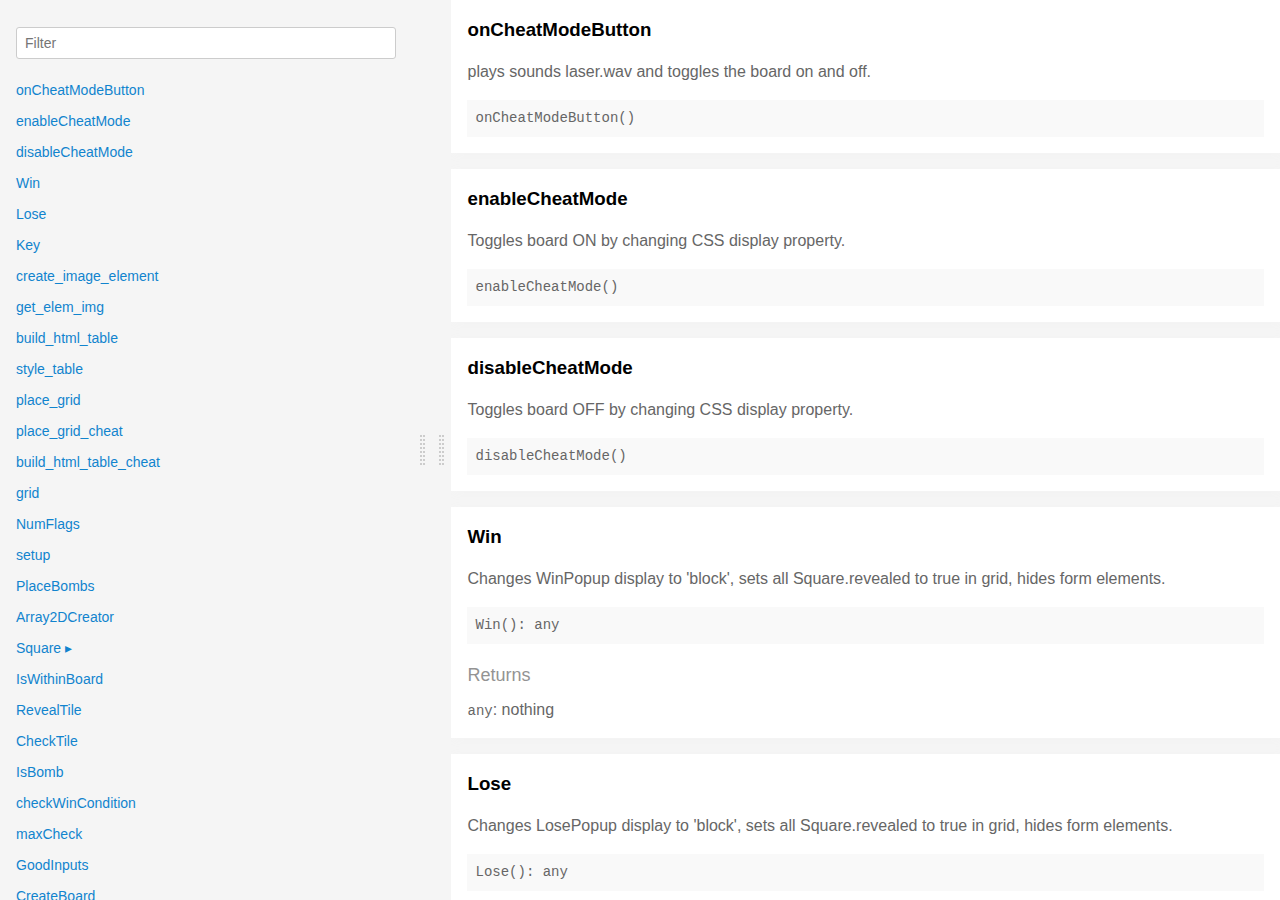
<file: documentation_p2/documentation2.html>
<!DOCTYPE html>
<!-- saved from url=(0022)http://localhost:4001/ -->
<html><head><meta http-equiv="Content-Type" content="text/html; charset=UTF-8">
  
  <title>  | Documentation</title>
  <meta name="viewport" content="width=device-width,initial-scale=1">
  <style class="anchorjs"></style><link href="./documentation2_files/bass.css" rel="stylesheet">
  <link href="./documentation2_files/style.css" rel="stylesheet">
  <link href="./documentation2_files/github.css" rel="stylesheet">
  <link href="./documentation2_files/split.css" rel="stylesheet">
</head>
<body class="documentation m0">
    <div class="flex">
      <div id="split-left" class="overflow-auto fs0 height-viewport-100" style="flex-basis: calc(33% - 10px);">
        <div class="py1 px2">
          <h3 class="mb0 no-anchor" id=""><a class="anchorjs-link " href="http://localhost:4001/#" aria-label="Anchor link for: " data-anchorjs-icon="" style="font-style: normal; font-variant: normal; font-weight: normal; font-stretch: normal; font-size: 1em; line-height: inherit; font-family: anchorjs-icons; position: absolute; margin-left: -1em; padding-right: 0.5em;"></a></h3>
          <div class="mb1"><code></code></div>
          <input placeholder="Filter" id="filter-input" class="col12 block input" type="text">
          <div id="toc">
            <ul class="list-reset h5 py1-ul">
              
                
                <li><a href="http://localhost:4001/#oncheatmodebutton" class="">
                  onCheatModeButton
                  
                </a>
                
                </li>
              
                
                <li><a href="http://localhost:4001/#enablecheatmode" class="">
                  enableCheatMode
                  
                </a>
                
                </li>
              
                
                <li><a href="http://localhost:4001/#disablecheatmode" class="">
                  disableCheatMode
                  
                </a>
                
                </li>
              
                
                <li><a href="http://localhost:4001/#win" class="">
                  Win
                  
                </a>
                
                </li>
              
                
                <li><a href="http://localhost:4001/#lose" class="">
                  Lose
                  
                </a>
                
                </li>
              
                
                <li><a href="http://localhost:4001/#key" class="">
                  Key
                  
                </a>
                
                </li>
              
                
                <li><a href="http://localhost:4001/#create_image_element" class="">
                  create_image_element
                  
                </a>
                
                </li>
              
                
                <li><a href="http://localhost:4001/#get_elem_img" class="">
                  get_elem_img
                  
                </a>
                
                </li>
              
                
                <li><a href="http://localhost:4001/#build_html_table" class="">
                  build_html_table
                  
                </a>
                
                </li>
              
                
                <li><a href="http://localhost:4001/#style_table" class="">
                  style_table
                  
                </a>
                
                </li>
              
                
                <li><a href="http://localhost:4001/#place_grid" class="">
                  place_grid
                  
                </a>
                
                </li>
              
                
                <li><a href="http://localhost:4001/#place_grid_cheat" class="">
                  place_grid_cheat
                  
                </a>
                
                </li>
              
                
                <li><a href="http://localhost:4001/#build_html_table_cheat" class="">
                  build_html_table_cheat
                  
                </a>
                
                </li>
              
                
                <li><a href="http://localhost:4001/#grid" class="">
                  grid
                  
                </a>
                
                </li>
              
                
                <li><a href="http://localhost:4001/#numflags" class="">
                  NumFlags
                  
                </a>
                
                </li>
              
                
                <li><a href="http://localhost:4001/#setup" class="">
                  setup
                  
                </a>
                
                </li>
              
                
                <li><a href="http://localhost:4001/#placebombs" class="">
                  PlaceBombs
                  
                </a>
                
                </li>
              
                
                <li><a href="http://localhost:4001/#array2dcreator" class="">
                  Array2DCreator
                  
                </a>
                
                </li>
              
                
                <li><a href="http://localhost:4001/#square" class=" toggle-sibling">
                  Square
                  <span class="icon">▸</span>
                </a>
                
                <div class="toggle-target display-none">
                  
                  
                    <ul class="list-reset py1-ul pl1">
                      <li class="h5"><span>Instance members</span></li>
                      
                      <li><a href="http://localhost:4001/#squarecheckneighbor" class="regular pre-open">
                        #checkNeighbor
                      </a></li>
                      
                      <li><a href="http://localhost:4001/#squareflag" class="regular pre-open">
                        #flag
                      </a></li>
                      
                      <li><a href="http://localhost:4001/#squaretopleft" class="regular pre-open">
                        #TopLeft
                      </a></li>
                      
                      <li><a href="http://localhost:4001/#squaretopmiddle" class="regular pre-open">
                        #TopMiddle
                      </a></li>
                      
                      <li><a href="http://localhost:4001/#squaretopright" class="regular pre-open">
                        #TopRight
                      </a></li>
                      
                      <li><a href="http://localhost:4001/#squareleft" class="regular pre-open">
                        #Left
                      </a></li>
                      
                      <li><a href="http://localhost:4001/#squareright" class="regular pre-open">
                        #Right
                      </a></li>
                      
                      <li><a href="http://localhost:4001/#squarebottomleft" class="regular pre-open">
                        #BottomLeft
                      </a></li>
                      
                      <li><a href="http://localhost:4001/#squarebottommiddle" class="regular pre-open">
                        #BottomMiddle
                      </a></li>
                      
                      <li><a href="http://localhost:4001/#squarebottomright" class="regular pre-open">
                        #BottomRight
                      </a></li>
                      
                    </ul>
                  
                  
                  
                </div>
                
                </li>
              
                
                <li><a href="http://localhost:4001/#iswithinboard" class="">
                  IsWithinBoard
                  
                </a>
                
                </li>
              
                
                <li><a href="http://localhost:4001/#revealtile" class="">
                  RevealTile
                  
                </a>
                
                </li>
              
                
                <li><a href="http://localhost:4001/#checktile" class="">
                  CheckTile
                  
                </a>
                
                </li>
              
                
                <li><a href="http://localhost:4001/#isbomb" class="">
                  IsBomb
                  
                </a>
                
                </li>
              
                
                <li><a href="http://localhost:4001/#checkwincondition" class="">
                  checkWinCondition
                  
                </a>
                
                </li>
              
                
                <li><a href="http://localhost:4001/#maxcheck" class="">
                  maxCheck
                  
                </a>
                
                </li>
              
                
                <li><a href="http://localhost:4001/#goodinputs" class="">
                  GoodInputs
                  
                </a>
                
                </li>
              
                
                <li><a href="http://localhost:4001/#createboard" class="">
                  CreateBoard
                  
                </a>
                
                </li>
              
                
                <li><a href="http://localhost:4001/#load" class="">
                  Load
                  
                </a>
                
                </li>
              
            </ul>
          </div>
          <div class="mt1 h6 quiet">
            <a href="https://documentation.js.org/reading-documentation.html">Need help reading this?</a>
          </div>
        </div>
      </div>
      <div class="gutter gutter-horizontal" style="flex-basis: 20px;"></div><div id="split-right" class="relative overflow-auto height-viewport-100" style="flex-basis: calc(67% - 10px);">
        
          
          <section class="p2 mb2 clearfix bg-white minishadow">

  
  <div class="clearfix">
    
    <h3 class="fl m0" id="oncheatmodebutton"><a class="anchorjs-link " href="http://localhost:4001/#oncheatmodebutton" aria-label="Anchor link for: oncheatmodebutton" data-anchorjs-icon="" style="font-style: normal; font-variant: normal; font-weight: normal; font-stretch: normal; font-size: 1em; line-height: inherit; font-family: anchorjs-icons; position: absolute; margin-left: -1em; padding-right: 0.5em;"></a>
      onCheatModeButton
    </h3>
    
    
  </div>
  

  <p>plays sounds laser.wav and toggles the board on and off.</p>

    <div class="pre p1 fill-light mt0">onCheatModeButton()</div>
  
  

  
  
  
  
  
  

  

  

  

  

  

  

  

  

  
</section>

          
        
          
          <section class="p2 mb2 clearfix bg-white minishadow">

  
  <div class="clearfix">
    
    <h3 class="fl m0" id="enablecheatmode"><a class="anchorjs-link " href="http://localhost:4001/#enablecheatmode" aria-label="Anchor link for: enablecheatmode" data-anchorjs-icon="" style="font-style: normal; font-variant: normal; font-weight: normal; font-stretch: normal; font-size: 1em; line-height: inherit; font-family: anchorjs-icons; position: absolute; margin-left: -1em; padding-right: 0.5em;"></a>
      enableCheatMode
    </h3>
    
    
  </div>
  

  <p>Toggles board ON by changing CSS display property.</p>

    <div class="pre p1 fill-light mt0">enableCheatMode()</div>
  
  

  
  
  
  
  
  

  

  

  

  

  

  

  

  

  
</section>

          
        
          
          <section class="p2 mb2 clearfix bg-white minishadow">

  
  <div class="clearfix">
    
    <h3 class="fl m0" id="disablecheatmode"><a class="anchorjs-link " href="http://localhost:4001/#disablecheatmode" aria-label="Anchor link for: disablecheatmode" data-anchorjs-icon="" style="font-style: normal; font-variant: normal; font-weight: normal; font-stretch: normal; font-size: 1em; line-height: inherit; font-family: anchorjs-icons; position: absolute; margin-left: -1em; padding-right: 0.5em;"></a>
      disableCheatMode
    </h3>
    
    
  </div>
  

  <p>Toggles board OFF by changing CSS display property.</p>

    <div class="pre p1 fill-light mt0">disableCheatMode()</div>
  
  

  
  
  
  
  
  

  

  

  

  

  

  

  

  

  
</section>

          
        
          
          <section class="p2 mb2 clearfix bg-white minishadow">

  
  <div class="clearfix">
    
    <h3 class="fl m0" id="win"><a class="anchorjs-link " href="http://localhost:4001/#win" aria-label="Anchor link for: win" data-anchorjs-icon="" style="font-style: normal; font-variant: normal; font-weight: normal; font-stretch: normal; font-size: 1em; line-height: inherit; font-family: anchorjs-icons; position: absolute; margin-left: -1em; padding-right: 0.5em;"></a>
      Win
    </h3>
    
    
  </div>
  

  <p>Changes WinPopup display to 'block', sets all Square.revealed to true in grid, hides form elements.</p>

    <div class="pre p1 fill-light mt0">Win(): any</div>
  
  

  
  
  
  
  
  

  

  

  
    
      <div class="py1 quiet mt1 prose-big">Returns</div>
      <code>any</code>:
        nothing

      
    
  

  

  

  

  

  

  
</section>

          
        
          
          <section class="p2 mb2 clearfix bg-white minishadow">

  
  <div class="clearfix">
    
    <h3 class="fl m0" id="lose"><a class="anchorjs-link " href="http://localhost:4001/#lose" aria-label="Anchor link for: lose" data-anchorjs-icon="" style="font-style: normal; font-variant: normal; font-weight: normal; font-stretch: normal; font-size: 1em; line-height: inherit; font-family: anchorjs-icons; position: absolute; margin-left: -1em; padding-right: 0.5em;"></a>
      Lose
    </h3>
    
    
  </div>
  

  <p>Changes LosePopup display to 'block', sets all Square.revealed to true in grid, hides form elements.</p>

    <div class="pre p1 fill-light mt0">Lose(): any</div>
  
  

  
  
  
  
  
  

  

  

  
    
      <div class="py1 quiet mt1 prose-big">Returns</div>
      <code>any</code>:
        nothing

      
    
  

  

  

  

  

  

  
</section>

          
        
          
          <section class="p2 mb2 clearfix bg-white minishadow">

  
  <div class="clearfix">
    
    <h3 class="fl m0" id="key"><a class="anchorjs-link " href="http://localhost:4001/#key" aria-label="Anchor link for: key" data-anchorjs-icon="" style="font-style: normal; font-variant: normal; font-weight: normal; font-stretch: normal; font-size: 1em; line-height: inherit; font-family: anchorjs-icons; position: absolute; margin-left: -1em; padding-right: 0.5em;"></a>
      Key
    </h3>
    
    
  </div>
  

  <p>Class providing list of keys and their corresponding images.</p>

    <div class="pre p1 fill-light mt0">new Key()</div>
  
  

  
  
  
  
  
  

  

  

  

  

  

  

  

  

  
</section>

          
        
          
          <section class="p2 mb2 clearfix bg-white minishadow">

  
  <div class="clearfix">
    
    <h3 class="fl m0" id="create_image_element"><a class="anchorjs-link " href="http://localhost:4001/#create_image_element" aria-label="Anchor link for: create_image_element" data-anchorjs-icon="" style="font-style: normal; font-variant: normal; font-weight: normal; font-stretch: normal; font-size: 1em; line-height: inherit; font-family: anchorjs-icons; position: absolute; margin-left: -1em; padding-right: 0.5em;"></a>
      create_image_element
    </h3>
    
    
  </div>
  

  <p>Create HTML <img> element with src=path</p>

    <div class="pre p1 fill-light mt0">create_image_element(path: <a href="https://developer.mozilla.org/docs/Web/JavaScript/Reference/Global_Objects/String">string</a>): <a href="https://developer.mozilla.org/docs/Web/HTML/Element">HTMLElement</a></div>
  
  

  
  
  
  
  
  

  
    <div class="py1 quiet mt1 prose-big">Parameters</div>
    <div class="prose">
      
        <div class="space-bottom0">
          <div>
            <span class="code bold">path</span> <code class="quiet">(<a href="https://developer.mozilla.org/docs/Web/JavaScript/Reference/Global_Objects/String">string</a>)</code>
	    Path to image

          </div>
          
        </div>
      
    </div>
  

  

  
    
      <div class="py1 quiet mt1 prose-big">Returns</div>
      <code><a href="https://developer.mozilla.org/docs/Web/HTML/Element">HTMLElement</a></code>:
        elem_img - HTML 
<img>
 element

      
    
  

  

  

  

  

  

  
</section>

          
        
          
          <section class="p2 mb2 clearfix bg-white minishadow">

  
  <div class="clearfix">
    
    <h3 class="fl m0" id="get_elem_img"><a class="anchorjs-link " href="http://localhost:4001/#get_elem_img" aria-label="Anchor link for: get_elem_img" data-anchorjs-icon="" style="font-style: normal; font-variant: normal; font-weight: normal; font-stretch: normal; font-size: 1em; line-height: inherit; font-family: anchorjs-icons; position: absolute; margin-left: -1em; padding-right: 0.5em;"></a>
      get_elem_img
    </h3>
    
    
  </div>
  

  <p>Returns image from Key class corresponding to value.</p>

    <div class="pre p1 fill-light mt0">get_elem_img(value: Integer)</div>
  
  

  
  
  
  
  
  

  
    <div class="py1 quiet mt1 prose-big">Parameters</div>
    <div class="prose">
      
        <div class="space-bottom0">
          <div>
            <span class="code bold">value</span> <code class="quiet">(Integer)</code>
	    Key to find image for

          </div>
          
        </div>
      
    </div>
  

  

  

  

  

  

  

  

  
</section>

          
        
          
          <section class="p2 mb2 clearfix bg-white minishadow">

  
  <div class="clearfix">
    
    <h3 class="fl m0" id="build_html_table"><a class="anchorjs-link " href="http://localhost:4001/#build_html_table" aria-label="Anchor link for: build_html_table" data-anchorjs-icon="" style="font-style: normal; font-variant: normal; font-weight: normal; font-stretch: normal; font-size: 1em; line-height: inherit; font-family: anchorjs-icons; position: absolute; margin-left: -1em; padding-right: 0.5em;"></a>
      build_html_table
    </h3>
    
    
  </div>
  

  <p>Builds HTML Table populates with HTML Images according to Square.key.</p>

    <div class="pre p1 fill-light mt0">build_html_table(grid: <a href="https://developer.mozilla.org/docs/Web/JavaScript/Reference/Global_Objects/Array">Array</a>): <a href="https://developer.mozilla.org/docs/Web/HTML/Element">HTMLElement</a></div>
  
  

  
  
  
  
  
  

  
    <div class="py1 quiet mt1 prose-big">Parameters</div>
    <div class="prose">
      
        <div class="space-bottom0">
          <div>
            <span class="code bold">grid</span> <code class="quiet">(<a href="https://developer.mozilla.org/docs/Web/JavaScript/Reference/Global_Objects/Array">Array</a>)</code>
	    2D Array containing Square objects

          </div>
          
        </div>
      
    </div>
  

  

  
    
      <div class="py1 quiet mt1 prose-big">Returns</div>
      <code><a href="https://developer.mozilla.org/docs/Web/HTML/Element">HTMLElement</a></code>:
        HTML Table with images corresponding with Square.key

      
    
  

  

  

  

  

  

  
</section>

          
        
          
          <section class="p2 mb2 clearfix bg-white minishadow">

  
  <div class="clearfix">
    
    <h3 class="fl m0" id="style_table"><a class="anchorjs-link " href="http://localhost:4001/#style_table" aria-label="Anchor link for: style_table" data-anchorjs-icon="" style="font-style: normal; font-variant: normal; font-weight: normal; font-stretch: normal; font-size: 1em; line-height: inherit; font-family: anchorjs-icons; position: absolute; margin-left: -1em; padding-right: 0.5em;"></a>
      style_table
    </h3>
    
    
  </div>
  

  <p>Applies CSS styling to HTML Table and its child nodes.</p>

    <div class="pre p1 fill-light mt0">style_table(html_table: <a href="https://developer.mozilla.org/docs/Web/HTML/Element">HTMLElement</a>): <a href="https://developer.mozilla.org/docs/Web/HTML/Element">HTMLElement</a></div>
  
  

  
  
  
  
  
  

  
    <div class="py1 quiet mt1 prose-big">Parameters</div>
    <div class="prose">
      
        <div class="space-bottom0">
          <div>
            <span class="code bold">html_table</span> <code class="quiet">(<a href="https://developer.mozilla.org/docs/Web/HTML/Element">HTMLElement</a>)</code>
	    HTML Table to be styled

          </div>
          
        </div>
      
    </div>
  

  

  
    
      <div class="py1 quiet mt1 prose-big">Returns</div>
      <code><a href="https://developer.mozilla.org/docs/Web/HTML/Element">HTMLElement</a></code>:
        Styled HTML Table

      
    
  

  

  

  

  

  

  
</section>

          
        
          
          <section class="p2 mb2 clearfix bg-white minishadow">

  
  <div class="clearfix">
    
    <h3 class="fl m0" id="place_grid"><a class="anchorjs-link " href="http://localhost:4001/#place_grid" aria-label="Anchor link for: place_grid" data-anchorjs-icon="" style="font-style: normal; font-variant: normal; font-weight: normal; font-stretch: normal; font-size: 1em; line-height: inherit; font-family: anchorjs-icons; position: absolute; margin-left: -1em; padding-right: 0.5em;"></a>
      place_grid
    </h3>
    
    
  </div>
  

  <p>Generates and appends HTML Table to HTML Element with id='msBoard', removes old HTML Table.</p>

    <div class="pre p1 fill-light mt0">place_grid(array2D: <a href="https://developer.mozilla.org/docs/Web/JavaScript/Reference/Global_Objects/Array">Array</a>)</div>
  
  

  
  
  
  
  
  

  
    <div class="py1 quiet mt1 prose-big">Parameters</div>
    <div class="prose">
      
        <div class="space-bottom0">
          <div>
            <span class="code bold">array2D</span> <code class="quiet">(<a href="https://developer.mozilla.org/docs/Web/JavaScript/Reference/Global_Objects/Array">Array</a>)</code>
	    2D Array of Square elements to generate HTML Table from

          </div>
          
        </div>
      
    </div>
  

  

  

  

  

  

  

  

  
</section>

          
        
          
          <section class="p2 mb2 clearfix bg-white minishadow">

  
  <div class="clearfix">
    
    <h3 class="fl m0" id="place_grid_cheat"><a class="anchorjs-link " href="http://localhost:4001/#place_grid_cheat" aria-label="Anchor link for: place_grid_cheat" data-anchorjs-icon="" style="font-style: normal; font-variant: normal; font-weight: normal; font-stretch: normal; font-size: 1em; line-height: inherit; font-family: anchorjs-icons; position: absolute; margin-left: -1em; padding-right: 0.5em;"></a>
      place_grid_cheat
    </h3>
    
    
  </div>
  

  <p>Generates and appends HTML Table to HTML Element with id='cheatBoard'.</p>

    <div class="pre p1 fill-light mt0">place_grid_cheat(array2D: <a href="https://developer.mozilla.org/docs/Web/JavaScript/Reference/Global_Objects/Array">Array</a>)</div>
  
  

  
  
  
  
  
  

  
    <div class="py1 quiet mt1 prose-big">Parameters</div>
    <div class="prose">
      
        <div class="space-bottom0">
          <div>
            <span class="code bold">array2D</span> <code class="quiet">(<a href="https://developer.mozilla.org/docs/Web/JavaScript/Reference/Global_Objects/Array">Array</a>)</code>
	    2D Array of Square elements to generate HTML Table from

          </div>
          
        </div>
      
    </div>
  

  

  

  

  

  

  

  

  
</section>

          
        
          
          <section class="p2 mb2 clearfix bg-white minishadow">

  
  <div class="clearfix">
    
    <h3 class="fl m0" id="build_html_table_cheat"><a class="anchorjs-link " href="http://localhost:4001/#build_html_table_cheat" aria-label="Anchor link for: build_html_table_cheat" data-anchorjs-icon="" style="font-style: normal; font-variant: normal; font-weight: normal; font-stretch: normal; font-size: 1em; line-height: inherit; font-family: anchorjs-icons; position: absolute; margin-left: -1em; padding-right: 0.5em;"></a>
      build_html_table_cheat
    </h3>
    
    
  </div>
  

  <p>Builds HTML Table populates with HTML Images according to Square.key. For cheat mode.</p>

    <div class="pre p1 fill-light mt0">build_html_table_cheat(grid: <a href="https://developer.mozilla.org/docs/Web/JavaScript/Reference/Global_Objects/Array">Array</a>): <a href="https://developer.mozilla.org/docs/Web/HTML/Element">HTMLElement</a></div>
  
  

  
  
  
  
  
  

  
    <div class="py1 quiet mt1 prose-big">Parameters</div>
    <div class="prose">
      
        <div class="space-bottom0">
          <div>
            <span class="code bold">grid</span> <code class="quiet">(<a href="https://developer.mozilla.org/docs/Web/JavaScript/Reference/Global_Objects/Array">Array</a>)</code>
	    2D Array containing Square objects

          </div>
          
        </div>
      
    </div>
  

  

  
    
      <div class="py1 quiet mt1 prose-big">Returns</div>
      <code><a href="https://developer.mozilla.org/docs/Web/HTML/Element">HTMLElement</a></code>:
        HTML Table with images corresponding with Square.key

      
    
  

  

  

  

  

  

  
</section>

          
        
          
          <section class="p2 mb2 clearfix bg-white minishadow">

  
  <div class="clearfix">
    
    <h3 class="fl m0" id="grid"><a class="anchorjs-link " href="http://localhost:4001/#grid" aria-label="Anchor link for: grid" data-anchorjs-icon="" style="font-style: normal; font-variant: normal; font-weight: normal; font-stretch: normal; font-size: 1em; line-height: inherit; font-family: anchorjs-icons; position: absolute; margin-left: -1em; padding-right: 0.5em;"></a>
      grid
    </h3>
    
    
  </div>
  

  <p>Global grid variable for storing 2D Array used by most functions in project.</p>

    <div class="pre p1 fill-light mt0">grid</div>
  
    <p>
      Type:
      <a href="https://developer.mozilla.org/docs/Web/JavaScript/Reference/Global_Objects/Array">Array</a>&lt;<a href="http://localhost:4001/#square">Square</a>&gt;
    </p>
  
  

  
  
  
  
  
  

  

  

  

  

  

  

  

  

  
</section>

          
        
          
          <section class="p2 mb2 clearfix bg-white minishadow">

  
  <div class="clearfix">
    
    <h3 class="fl m0" id="numflags"><a class="anchorjs-link " href="http://localhost:4001/#numflags" aria-label="Anchor link for: numflags" data-anchorjs-icon="" style="font-style: normal; font-variant: normal; font-weight: normal; font-stretch: normal; font-size: 1em; line-height: inherit; font-family: anchorjs-icons; position: absolute; margin-left: -1em; padding-right: 0.5em;"></a>
      NumFlags
    </h3>
    
    
  </div>
  

  <p>Global flag variable for storing the number of flags the user has left.</p>

    <div class="pre p1 fill-light mt0">NumFlags</div>
  
    <p>
      Type:
      int
    </p>
  
  

  
  
  
  
  
  

  

  

  

  

  

  

  

  

  
</section>

          
        
          
          <section class="p2 mb2 clearfix bg-white minishadow">

  
  <div class="clearfix">
    
    <h3 class="fl m0" id="setup"><a class="anchorjs-link " href="http://localhost:4001/#setup" aria-label="Anchor link for: setup" data-anchorjs-icon="" style="font-style: normal; font-variant: normal; font-weight: normal; font-stretch: normal; font-size: 1em; line-height: inherit; font-family: anchorjs-icons; position: absolute; margin-left: -1em; padding-right: 0.5em;"></a>
      setup
    </h3>
    
    
  </div>
  

  <p>The setup function perform the job of taking user input size of the board and bombs, then create a 2D array with Square objects. It will also randomly place the bombs in different squares. After all the bombs are placed, all the squares will have a record of how many bombs are nearby it out of the near eight spots.</p>

    <div class="pre p1 fill-light mt0">setup(rows: any, cols: any, numBombs: any): any</div>
  
  

  
  
  
  
  
  

  
    <div class="py1 quiet mt1 prose-big">Parameters</div>
    <div class="prose">
      
        <div class="space-bottom0">
          <div>
            <span class="code bold">rows</span> <code class="quiet">(any)</code>
	    , cols, input size of 2D array board.

          </div>
          
        </div>
      
        <div class="space-bottom0">
          <div>
            <span class="code bold">cols</span> <code class="quiet">(any)</code>
	    
          </div>
          
        </div>
      
        <div class="space-bottom0">
          <div>
            <span class="code bold">numBombs</span> <code class="quiet">(any)</code>
	    number of bombs needed to be placed in the Square objects randomly.

          </div>
          
        </div>
      
    </div>
  

  

  
    
      <div class="py1 quiet mt1 prose-big">Returns</div>
      <code>any</code>:
        return the 2d array with all the properties initialized.

      
    
  

  

  

  

  

  

  
</section>

          
        
          
          <section class="p2 mb2 clearfix bg-white minishadow">

  
  <div class="clearfix">
    
    <h3 class="fl m0" id="placebombs"><a class="anchorjs-link " href="http://localhost:4001/#placebombs" aria-label="Anchor link for: placebombs" data-anchorjs-icon="" style="font-style: normal; font-variant: normal; font-weight: normal; font-stretch: normal; font-size: 1em; line-height: inherit; font-family: anchorjs-icons; position: absolute; margin-left: -1em; padding-right: 0.5em;"></a>
      PlaceBombs
    </h3>
    
    
  </div>
  

  <p>utilizes a randomized algorithm to place board with random bomb cordinates.</p>

    <div class="pre p1 fill-light mt0">new PlaceBombs(grid: any, numBombs: any, 2D: any): any</div>
  
  

  
  
  
  
  
  

  
    <div class="py1 quiet mt1 prose-big">Parameters</div>
    <div class="prose">
      
        <div class="space-bottom0">
          <div>
            <span class="code bold">grid</span> <code class="quiet">(any)</code>
	    
          </div>
          
        </div>
      
        <div class="space-bottom0">
          <div>
            <span class="code bold">numBombs</span> <code class="quiet">(any)</code>
	    
          </div>
          
        </div>
      
        <div class="space-bottom0">
          <div>
            <span class="code bold">2D</span> <code class="quiet">(any)</code>
	    Array and integer number of bombs

          </div>
          
        </div>
      
    </div>
  

  

  
    
      <div class="py1 quiet mt1 prose-big">Returns</div>
      <code>any</code>:
        NULL

      
    
  

  

  

  

  

  

  
</section>

          
        
          
          <section class="p2 mb2 clearfix bg-white minishadow">

  
  <div class="clearfix">
    
    <h3 class="fl m0" id="array2dcreator"><a class="anchorjs-link " href="http://localhost:4001/#array2dcreator" aria-label="Anchor link for: array2dcreator" data-anchorjs-icon="" style="font-style: normal; font-variant: normal; font-weight: normal; font-stretch: normal; font-size: 1em; line-height: inherit; font-family: anchorjs-icons; position: absolute; margin-left: -1em; padding-right: 0.5em;"></a>
      Array2DCreator
    </h3>
    
    
  </div>
  

  <p>Creates 2D Array populated with Square objects.</p>

    <div class="pre p1 fill-light mt0">new Array2DCreator(row: Integer, col: Integer): <a href="https://developer.mozilla.org/docs/Web/JavaScript/Reference/Global_Objects/Array">Array</a>&lt;<a href="http://localhost:4001/#square">Square</a>&gt;</div>
  
  

  
  
  
  
  
  

  
    <div class="py1 quiet mt1 prose-big">Parameters</div>
    <div class="prose">
      
        <div class="space-bottom0">
          <div>
            <span class="code bold">row</span> <code class="quiet">(Integer)</code>
	    <h1>of rows</h1>

          </div>
          
        </div>
      
        <div class="space-bottom0">
          <div>
            <span class="code bold">col</span> <code class="quiet">(Integer)</code>
	    <h1>of columns</h1>

          </div>
          
        </div>
      
    </div>
  

  

  
    
      <div class="py1 quiet mt1 prose-big">Returns</div>
      <code><a href="https://developer.mozilla.org/docs/Web/JavaScript/Reference/Global_Objects/Array">Array</a>&lt;<a href="http://localhost:4001/#square">Square</a>&gt;</code>:
        array2D - 2D Array of Square objects

      
    
  

  

  

  

  

  

  
</section>

          
        
          
          <section class="p2 mb2 clearfix bg-white minishadow">

  
  <div class="clearfix">
    
    <h3 class="fl m0" id="square"><a class="anchorjs-link " href="http://localhost:4001/#square" aria-label="Anchor link for: square" data-anchorjs-icon="" style="font-style: normal; font-variant: normal; font-weight: normal; font-stretch: normal; font-size: 1em; line-height: inherit; font-family: anchorjs-icons; position: absolute; margin-left: -1em; padding-right: 0.5em;"></a>
      Square
    </h3>
    
    
  </div>
  

  <p>A Square class which has all the properties of a square object needs.</p>

    <div class="pre p1 fill-light mt0">new Square(i: any, j: any): any</div>
  
  

  
  
  
  
  
  

  
    <div class="py1 quiet mt1 prose-big">Parameters</div>
    <div class="prose">
      
        <div class="space-bottom0">
          <div>
            <span class="code bold">i</span> <code class="quiet">(any)</code>
	    ,j coordinate of the Square object in the 2D array.

          </div>
          
        </div>
      
        <div class="space-bottom0">
          <div>
            <span class="code bold">j</span> <code class="quiet">(any)</code>
	    
          </div>
          
        </div>
      
    </div>
  

  

  
    
      <div class="py1 quiet mt1 prose-big">Returns</div>
      <code>any</code>:
        Null

      
    
  

  

  

  

  
    <div class="py1 quiet mt1 prose-big">Instance Members</div>
    <div class="clearfix">
  
    <div class="border-bottom" id="squarecheckneighbor">
      <div class="clearfix small pointer toggle-sibling">
        <div class="py1 contain">
            <a class="icon pin-right py1 dark-link caret-right">▸</a>
            <span class="code strong strong truncate">checkNeighbor(No)</span>
        </div>
      </div>
      <div class="clearfix display-none toggle-target">
        <section class="p2 mb2 clearfix bg-white minishadow">

  

  <p>CheckNeighbor does the job of counting how many bombs are nearby a Square object out of the eight nearby square.</p>

    <div class="pre p1 fill-light mt0">checkNeighbor(No: any): any</div>
  
  

  
  
  
  
  
  

  
    <div class="py1 quiet mt1 prose-big">Parameters</div>
    <div class="prose">
      
        <div class="space-bottom0">
          <div>
            <span class="code bold">No</span> <code class="quiet">(any)</code>
	    Parameter

          </div>
          
        </div>
      
    </div>
  

  

  
    
      <div class="py1 quiet mt1 prose-big">Returns</div>
      <code>any</code>:
        NULL

      
    
  

  

  

  

  

  

  
</section>

      </div>
    </div>
  
    <div class="border-bottom" id="squareflag">
      <div class="clearfix small pointer toggle-sibling">
        <div class="py1 contain">
            <a class="icon pin-right py1 dark-link caret-right">▸</a>
            <span class="code strong strong truncate">flag()</span>
        </div>
      </div>
      <div class="clearfix display-none toggle-target">
        <section class="p2 mb2 clearfix bg-white minishadow">

  

  <p>Places a flag if the square is not revealed and if the user still has flags.</p>

    <div class="pre p1 fill-light mt0">flag(): any</div>
  
  

  
  
  
  
  
  

  

  

  
    
      <div class="py1 quiet mt1 prose-big">Returns</div>
      <code>any</code>:
        nothing

      
    
  

  

  

  

  

  

  
</section>

      </div>
    </div>
  
    <div class="border-bottom" id="squaretopleft">
      <div class="clearfix small pointer toggle-sibling">
        <div class="py1 contain">
            <a class="icon pin-right py1 dark-link caret-right">▸</a>
            <span class="code strong strong truncate">TopLeft(func)</span>
        </div>
      </div>
      <div class="clearfix display-none toggle-target">
        <section class="p2 mb2 clearfix bg-white minishadow">

  

  <p>Checks the tile up and to the left of the given tile.</p>

    <div class="pre p1 fill-light mt0">TopLeft(func: <a href="https://developer.mozilla.org/docs/Web/JavaScript/Reference/Statements/function">function</a>): int</div>
  
  

  
  
  
  
  
  

  
    <div class="py1 quiet mt1 prose-big">Parameters</div>
    <div class="prose">
      
        <div class="space-bottom0">
          <div>
            <span class="code bold">func</span> <code class="quiet">(<a href="https://developer.mozilla.org/docs/Web/JavaScript/Reference/Statements/function">function</a>)</code>
	    Will either be the IsBomb function or CheckTile function.

          </div>
          
        </div>
      
    </div>
  

  

  
    
      <div class="py1 quiet mt1 prose-big">Returns</div>
      <code>int</code>:
        If the IsBomb function is passed then it will return an int.
- If the CheckTile function is passed it will return undefined.

      
    
  

  

  

  

  

  

  
</section>

      </div>
    </div>
  
    <div class="border-bottom" id="squaretopmiddle">
      <div class="clearfix small pointer toggle-sibling">
        <div class="py1 contain">
            <a class="icon pin-right py1 dark-link caret-right">▸</a>
            <span class="code strong strong truncate">TopMiddle(func)</span>
        </div>
      </div>
      <div class="clearfix display-none toggle-target">
        <section class="p2 mb2 clearfix bg-white minishadow">

  

  <p>Checks the tile directly above the given tile.</p>

    <div class="pre p1 fill-light mt0">TopMiddle(func: <a href="https://developer.mozilla.org/docs/Web/JavaScript/Reference/Statements/function">function</a>): int</div>
  
  

  
  
  
  
  
  

  
    <div class="py1 quiet mt1 prose-big">Parameters</div>
    <div class="prose">
      
        <div class="space-bottom0">
          <div>
            <span class="code bold">func</span> <code class="quiet">(<a href="https://developer.mozilla.org/docs/Web/JavaScript/Reference/Statements/function">function</a>)</code>
	    Will either be the IsBomb function or CheckTile function.

          </div>
          
        </div>
      
    </div>
  

  

  
    
      <div class="py1 quiet mt1 prose-big">Returns</div>
      <code>int</code>:
        If the IsBomb function is passed then it will return an int.
- If the CheckTile function is passed it will return undefined.

      
    
  

  

  

  

  

  

  
</section>

      </div>
    </div>
  
    <div class="border-bottom" id="squaretopright">
      <div class="clearfix small pointer toggle-sibling">
        <div class="py1 contain">
            <a class="icon pin-right py1 dark-link caret-right">▸</a>
            <span class="code strong strong truncate">TopRight(func)</span>
        </div>
      </div>
      <div class="clearfix display-none toggle-target">
        <section class="p2 mb2 clearfix bg-white minishadow">

  

  <p>Checks the tile up and to the right of the given tile.</p>

    <div class="pre p1 fill-light mt0">TopRight(func: <a href="https://developer.mozilla.org/docs/Web/JavaScript/Reference/Statements/function">function</a>): int</div>
  
  

  
  
  
  
  
  

  
    <div class="py1 quiet mt1 prose-big">Parameters</div>
    <div class="prose">
      
        <div class="space-bottom0">
          <div>
            <span class="code bold">func</span> <code class="quiet">(<a href="https://developer.mozilla.org/docs/Web/JavaScript/Reference/Statements/function">function</a>)</code>
	    Will either be the IsBomb function or CheckTile function.

          </div>
          
        </div>
      
    </div>
  

  

  
    
      <div class="py1 quiet mt1 prose-big">Returns</div>
      <code>int</code>:
        If the IsBomb function is passed then it will return an int.
- If the CheckTile function is passed it will return undefined.

      
    
  

  

  

  

  

  

  
</section>

      </div>
    </div>
  
    <div class="border-bottom" id="squareleft">
      <div class="clearfix small pointer toggle-sibling">
        <div class="py1 contain">
            <a class="icon pin-right py1 dark-link caret-right">▸</a>
            <span class="code strong strong truncate">Left(func)</span>
        </div>
      </div>
      <div class="clearfix display-none toggle-target">
        <section class="p2 mb2 clearfix bg-white minishadow">

  

  <p>Checks the tile directly to the left of the given tile.</p>

    <div class="pre p1 fill-light mt0">Left(func: <a href="https://developer.mozilla.org/docs/Web/JavaScript/Reference/Statements/function">function</a>): int</div>
  
  

  
  
  
  
  
  

  
    <div class="py1 quiet mt1 prose-big">Parameters</div>
    <div class="prose">
      
        <div class="space-bottom0">
          <div>
            <span class="code bold">func</span> <code class="quiet">(<a href="https://developer.mozilla.org/docs/Web/JavaScript/Reference/Statements/function">function</a>)</code>
	    Will either be the IsBomb function or CheckTile function.

          </div>
          
        </div>
      
    </div>
  

  

  
    
      <div class="py1 quiet mt1 prose-big">Returns</div>
      <code>int</code>:
        If the IsBomb function is passed then it will return an int.
- If the CheckTile function is passed it will return undefined.

      
    
  

  

  

  

  

  

  
</section>

      </div>
    </div>
  
    <div class="border-bottom" id="squareright">
      <div class="clearfix small pointer toggle-sibling">
        <div class="py1 contain">
            <a class="icon pin-right py1 dark-link caret-right">▸</a>
            <span class="code strong strong truncate">Right(func)</span>
        </div>
      </div>
      <div class="clearfix display-none toggle-target">
        <section class="p2 mb2 clearfix bg-white minishadow">

  

  <p>Checks the tile directly to the right of the given tile.</p>

    <div class="pre p1 fill-light mt0">Right(func: <a href="https://developer.mozilla.org/docs/Web/JavaScript/Reference/Statements/function">function</a>): int</div>
  
  

  
  
  
  
  
  

  
    <div class="py1 quiet mt1 prose-big">Parameters</div>
    <div class="prose">
      
        <div class="space-bottom0">
          <div>
            <span class="code bold">func</span> <code class="quiet">(<a href="https://developer.mozilla.org/docs/Web/JavaScript/Reference/Statements/function">function</a>)</code>
	    Will either be the IsBomb function or CheckTile function.

          </div>
          
        </div>
      
    </div>
  

  

  
    
      <div class="py1 quiet mt1 prose-big">Returns</div>
      <code>int</code>:
        If the IsBomb function is passed then it will return an int.
- If the CheckTile function is passed it will return undefined.

      
    
  

  

  

  

  

  

  
</section>

      </div>
    </div>
  
    <div class="border-bottom" id="squarebottomleft">
      <div class="clearfix small pointer toggle-sibling">
        <div class="py1 contain">
            <a class="icon pin-right py1 dark-link caret-right">▸</a>
            <span class="code strong strong truncate">BottomLeft(func)</span>
        </div>
      </div>
      <div class="clearfix display-none toggle-target">
        <section class="p2 mb2 clearfix bg-white minishadow">

  

  <p>Checks the tile down and to the left of the given tile.</p>

    <div class="pre p1 fill-light mt0">BottomLeft(func: <a href="https://developer.mozilla.org/docs/Web/JavaScript/Reference/Statements/function">function</a>): int</div>
  
  

  
  
  
  
  
  

  
    <div class="py1 quiet mt1 prose-big">Parameters</div>
    <div class="prose">
      
        <div class="space-bottom0">
          <div>
            <span class="code bold">func</span> <code class="quiet">(<a href="https://developer.mozilla.org/docs/Web/JavaScript/Reference/Statements/function">function</a>)</code>
	    Will either be the IsBomb function or CheckTile function.

          </div>
          
        </div>
      
    </div>
  

  

  
    
      <div class="py1 quiet mt1 prose-big">Returns</div>
      <code>int</code>:
        If the IsBomb function is passed then it will return an int.
- If the CheckTile function is passed it will return undefined.

      
    
  

  

  

  

  

  

  
</section>

      </div>
    </div>
  
    <div class="border-bottom" id="squarebottommiddle">
      <div class="clearfix small pointer toggle-sibling">
        <div class="py1 contain">
            <a class="icon pin-right py1 dark-link caret-right">▸</a>
            <span class="code strong strong truncate">BottomMiddle(func)</span>
        </div>
      </div>
      <div class="clearfix display-none toggle-target">
        <section class="p2 mb2 clearfix bg-white minishadow">

  

  <p>Checks the tile directly below the given tile.</p>

    <div class="pre p1 fill-light mt0">BottomMiddle(func: <a href="https://developer.mozilla.org/docs/Web/JavaScript/Reference/Statements/function">function</a>): int</div>
  
  

  
  
  
  
  
  

  
    <div class="py1 quiet mt1 prose-big">Parameters</div>
    <div class="prose">
      
        <div class="space-bottom0">
          <div>
            <span class="code bold">func</span> <code class="quiet">(<a href="https://developer.mozilla.org/docs/Web/JavaScript/Reference/Statements/function">function</a>)</code>
	    Will either be the IsBomb function or CheckTile function.

          </div>
          
        </div>
      
    </div>
  

  

  
    
      <div class="py1 quiet mt1 prose-big">Returns</div>
      <code>int</code>:
        If the IsBomb function is passed then it will return an int.
- If the CheckTile function is passed it will return undefined.

      
    
  

  

  

  

  

  

  
</section>

      </div>
    </div>
  
    <div class="border-bottom" id="squarebottomright">
      <div class="clearfix small pointer toggle-sibling">
        <div class="py1 contain">
            <a class="icon pin-right py1 dark-link caret-right">▸</a>
            <span class="code strong strong truncate">BottomRight(func)</span>
        </div>
      </div>
      <div class="clearfix display-none toggle-target">
        <section class="p2 mb2 clearfix bg-white minishadow">

  

  <p>Checks the tile down and to the right of the given tile.</p>

    <div class="pre p1 fill-light mt0">BottomRight(func: <a href="https://developer.mozilla.org/docs/Web/JavaScript/Reference/Statements/function">function</a>): int</div>
  
  

  
  
  
  
  
  

  
    <div class="py1 quiet mt1 prose-big">Parameters</div>
    <div class="prose">
      
        <div class="space-bottom0">
          <div>
            <span class="code bold">func</span> <code class="quiet">(<a href="https://developer.mozilla.org/docs/Web/JavaScript/Reference/Statements/function">function</a>)</code>
	    Will either be the IsBomb function or CheckTile function.

          </div>
          
        </div>
      
    </div>
  

  

  
    
      <div class="py1 quiet mt1 prose-big">Returns</div>
      <code>int</code>:
        If the IsBomb function is passed then it will return an int.
- If the CheckTile function is passed it will return undefined.

      
    
  

  

  

  

  

  

  
</section>

      </div>
    </div>
  
</div>

  

  

  
</section>

          
        
          
          <section class="p2 mb2 clearfix bg-white minishadow">

  
  <div class="clearfix">
    
    <h3 class="fl m0" id="iswithinboard"><a class="anchorjs-link " href="http://localhost:4001/#iswithinboard" aria-label="Anchor link for: iswithinboard" data-anchorjs-icon="" style="font-style: normal; font-variant: normal; font-weight: normal; font-stretch: normal; font-size: 1em; line-height: inherit; font-family: anchorjs-icons; position: absolute; margin-left: -1em; padding-right: 0.5em;"></a>
      IsWithinBoard
    </h3>
    
    
  </div>
  

  <p>Returns true if the given position is within the board's bounds.</p>

    <div class="pre p1 fill-light mt0">IsWithinBoard(PosX: int, PosY: int): any</div>
  
  

  
  
  
  
  
  

  
    <div class="py1 quiet mt1 prose-big">Parameters</div>
    <div class="prose">
      
        <div class="space-bottom0">
          <div>
            <span class="code bold">PosX</span> <code class="quiet">(int)</code>
	    The position on the board in the horizontal direction

          </div>
          
        </div>
      
        <div class="space-bottom0">
          <div>
            <span class="code bold">PosY</span> <code class="quiet">(int)</code>
	    The position on the board in the vertical direction.

          </div>
          
        </div>
      
    </div>
  

  

  
    
      <div class="py1 quiet mt1 prose-big">Returns</div>
      <code>any</code>:
        nothing

      
    
  

  

  

  

  

  

  
</section>

          
        
          
          <section class="p2 mb2 clearfix bg-white minishadow">

  
  <div class="clearfix">
    
    <h3 class="fl m0" id="revealtile"><a class="anchorjs-link " href="http://localhost:4001/#revealtile" aria-label="Anchor link for: revealtile" data-anchorjs-icon="" style="font-style: normal; font-variant: normal; font-weight: normal; font-stretch: normal; font-size: 1em; line-height: inherit; font-family: anchorjs-icons; position: absolute; margin-left: -1em; padding-right: 0.5em;"></a>
      RevealTile
    </h3>
    
    
  </div>
  

  <p>Reveals the tile at the given position and recursively calls the tiles around it.</p>

    <div class="pre p1 fill-light mt0">new RevealTile(PosX: int, PosY: int): any</div>
  
  

  
  
  
  
  
  

  
    <div class="py1 quiet mt1 prose-big">Parameters</div>
    <div class="prose">
      
        <div class="space-bottom0">
          <div>
            <span class="code bold">PosX</span> <code class="quiet">(int)</code>
	    The position on the board in the horizontal direction

          </div>
          
        </div>
      
        <div class="space-bottom0">
          <div>
            <span class="code bold">PosY</span> <code class="quiet">(int)</code>
	    The position on the board in the vertical direction.

          </div>
          
        </div>
      
    </div>
  

  

  
    
      <div class="py1 quiet mt1 prose-big">Returns</div>
      <code>any</code>:
        nothing

      
    
  

  

  

  

  

  

  
</section>

          
        
          
          <section class="p2 mb2 clearfix bg-white minishadow">

  
  <div class="clearfix">
    
    <h3 class="fl m0" id="checktile"><a class="anchorjs-link " href="http://localhost:4001/#checktile" aria-label="Anchor link for: checktile" data-anchorjs-icon="" style="font-style: normal; font-variant: normal; font-weight: normal; font-stretch: normal; font-size: 1em; line-height: inherit; font-family: anchorjs-icons; position: absolute; margin-left: -1em; padding-right: 0.5em;"></a>
      CheckTile
    </h3>
    
    
  </div>
  

  <p>Checks if a position is within the board's bounds, then reveals that tile.</p>

    <div class="pre p1 fill-light mt0">new CheckTile(PosX: int, PosY: int): any</div>
  
  

  
  
  
  
  
  

  
    <div class="py1 quiet mt1 prose-big">Parameters</div>
    <div class="prose">
      
        <div class="space-bottom0">
          <div>
            <span class="code bold">PosX</span> <code class="quiet">(int)</code>
	    The position on the board in the horizontal direction

          </div>
          
        </div>
      
        <div class="space-bottom0">
          <div>
            <span class="code bold">PosY</span> <code class="quiet">(int)</code>
	    The position on the board in the vertical direction.

          </div>
          
        </div>
      
    </div>
  

  

  
    
      <div class="py1 quiet mt1 prose-big">Returns</div>
      <code>any</code>:
        nothing

      
    
  

  

  

  

  

  

  
</section>

          
        
          
          <section class="p2 mb2 clearfix bg-white minishadow">

  
  <div class="clearfix">
    
    <h3 class="fl m0" id="isbomb"><a class="anchorjs-link " href="http://localhost:4001/#isbomb" aria-label="Anchor link for: isbomb" data-anchorjs-icon="" style="font-style: normal; font-variant: normal; font-weight: normal; font-stretch: normal; font-size: 1em; line-height: inherit; font-family: anchorjs-icons; position: absolute; margin-left: -1em; padding-right: 0.5em;"></a>
      IsBomb
    </h3>
    
    
  </div>
  

  <p>Checks if a position is within the board and if it is a bomb.</p>

    <div class="pre p1 fill-light mt0">new IsBomb(PosX: int, PosY: int): any</div>
  
  

  
  
  
  
  
  

  
    <div class="py1 quiet mt1 prose-big">Parameters</div>
    <div class="prose">
      
        <div class="space-bottom0">
          <div>
            <span class="code bold">PosX</span> <code class="quiet">(int)</code>
	    The position on the board in the horizontal direction

          </div>
          
        </div>
      
        <div class="space-bottom0">
          <div>
            <span class="code bold">PosY</span> <code class="quiet">(int)</code>
	    The position on the board in the vertical direction.

          </div>
          
        </div>
      
    </div>
  

  

  
    
      <div class="py1 quiet mt1 prose-big">Returns</div>
      <code>any</code>:
        1 if the position is within the board and is a bomb,
0 if the position is within the board and is not a bomb,
0 if the position is not within the board.

      
    
  

  

  

  

  

  

  
</section>

          
        
          
          <section class="p2 mb2 clearfix bg-white minishadow">

  
  <div class="clearfix">
    
    <h3 class="fl m0" id="checkwincondition"><a class="anchorjs-link " href="http://localhost:4001/#checkwincondition" aria-label="Anchor link for: checkwincondition" data-anchorjs-icon="" style="font-style: normal; font-variant: normal; font-weight: normal; font-stretch: normal; font-size: 1em; line-height: inherit; font-family: anchorjs-icons; position: absolute; margin-left: -1em; padding-right: 0.5em;"></a>
      checkWinCondition
    </h3>
    
    
  </div>
  

  <p>Check grid state for win condition.</p>

    <div class="pre p1 fill-light mt0">checkWinCondition(grid: <a href="https://developer.mozilla.org/docs/Web/JavaScript/Reference/Global_Objects/Array">Array</a>&lt;<a href="http://localhost:4001/#square">Square</a>&gt;): <a href="https://developer.mozilla.org/docs/Web/JavaScript/Reference/Global_Objects/Boolean">boolean</a></div>
  
  

  
  
  
  
  
  

  
    <div class="py1 quiet mt1 prose-big">Parameters</div>
    <div class="prose">
      
        <div class="space-bottom0">
          <div>
            <span class="code bold">grid</span> <code class="quiet">(<a href="https://developer.mozilla.org/docs/Web/JavaScript/Reference/Global_Objects/Array">Array</a>&lt;<a href="http://localhost:4001/#square">Square</a>&gt;)</code>
	    2D Array of Square objects

          </div>
          
        </div>
      
    </div>
  

  

  
    
      <div class="py1 quiet mt1 prose-big">Returns</div>
      <code><a href="https://developer.mozilla.org/docs/Web/JavaScript/Reference/Global_Objects/Boolean">boolean</a></code>:
        

      
    
  

  

  

  

  

  

  
</section>

          
        
          
          <section class="p2 mb2 clearfix bg-white minishadow">

  
  <div class="clearfix">
    
    <h3 class="fl m0" id="maxcheck"><a class="anchorjs-link " href="http://localhost:4001/#maxcheck" aria-label="Anchor link for: maxcheck" data-anchorjs-icon="" style="font-style: normal; font-variant: normal; font-weight: normal; font-stretch: normal; font-size: 1em; line-height: inherit; font-family: anchorjs-icons; position: absolute; margin-left: -1em; padding-right: 0.5em;"></a>
      maxCheck
    </h3>
    
    
  </div>
  

  <p>Sets the max number of bombs for the input element.</p>

    <div class="pre p1 fill-light mt0">maxCheck(): any</div>
  
  

  
  
  
  
  
  

  

  

  
    
      <div class="py1 quiet mt1 prose-big">Returns</div>
      <code>any</code>:
        nothing

      
    
  

  

  

  

  

  

  
</section>

          
        
          
          <section class="p2 mb2 clearfix bg-white minishadow">

  
  <div class="clearfix">
    
    <h3 class="fl m0" id="goodinputs"><a class="anchorjs-link " href="http://localhost:4001/#goodinputs" aria-label="Anchor link for: goodinputs" data-anchorjs-icon="" style="font-style: normal; font-variant: normal; font-weight: normal; font-stretch: normal; font-size: 1em; line-height: inherit; font-family: anchorjs-icons; position: absolute; margin-left: -1em; padding-right: 0.5em;"></a>
      GoodInputs
    </h3>
    
    
  </div>
  

  <p>Checks the values of the inputs of the html form.</p>

    <div class="pre p1 fill-light mt0">GoodInputs(): any</div>
  
  

  
  
  
  
  
  

  

  

  
    
      <div class="py1 quiet mt1 prose-big">Returns</div>
      <code>any</code>:
        true if the inputs are valid, false if the inputs are invalid.

      
    
  

  

  

  

  

  

  
</section>

          
        
          
          <section class="p2 mb2 clearfix bg-white minishadow">

  
  <div class="clearfix">
    
    <h3 class="fl m0" id="createboard"><a class="anchorjs-link " href="http://localhost:4001/#createboard" aria-label="Anchor link for: createboard" data-anchorjs-icon="" style="font-style: normal; font-variant: normal; font-weight: normal; font-stretch: normal; font-size: 1em; line-height: inherit; font-family: anchorjs-icons; position: absolute; margin-left: -1em; padding-right: 0.5em;"></a>
      CreateBoard
    </h3>
    
    
  </div>
  

  <p>Hides win or lose screens and calls the function to create a new gid.</p>

    <div class="pre p1 fill-light mt0">CreateBoard(NumRows: <a href="https://developer.mozilla.org/docs/Web/JavaScript/Reference/Global_Objects/String">string</a>, NumCols: <a href="https://developer.mozilla.org/docs/Web/JavaScript/Reference/Global_Objects/String">string</a>, NumBombs: <a href="https://developer.mozilla.org/docs/Web/JavaScript/Reference/Global_Objects/String">string</a>): any</div>
  
  

  
  
  
  
  
  

  
    <div class="py1 quiet mt1 prose-big">Parameters</div>
    <div class="prose">
      
        <div class="space-bottom0">
          <div>
            <span class="code bold">NumRows</span> <code class="quiet">(<a href="https://developer.mozilla.org/docs/Web/JavaScript/Reference/Global_Objects/String">string</a>)</code>
	    Number of rows the board will have.

          </div>
          
        </div>
      
        <div class="space-bottom0">
          <div>
            <span class="code bold">NumCols</span> <code class="quiet">(<a href="https://developer.mozilla.org/docs/Web/JavaScript/Reference/Global_Objects/String">string</a>)</code>
	    Number of columns the board will have.

          </div>
          
        </div>
      
        <div class="space-bottom0">
          <div>
            <span class="code bold">NumBombs</span> <code class="quiet">(<a href="https://developer.mozilla.org/docs/Web/JavaScript/Reference/Global_Objects/String">string</a>)</code>
	    Number of bombs the board will have.

          </div>
          
        </div>
      
    </div>
  

  

  
    
      <div class="py1 quiet mt1 prose-big">Returns</div>
      <code>any</code>:
        nothing

      
    
  

  

  

  

  

  

  
</section>

          
        
          
          <section class="p2 mb2 clearfix bg-white minishadow">

  
  <div class="clearfix">
    
    <h3 class="fl m0" id="load"><a class="anchorjs-link " href="http://localhost:4001/#load" aria-label="Anchor link for: load" data-anchorjs-icon="" style="font-style: normal; font-variant: normal; font-weight: normal; font-stretch: normal; font-size: 1em; line-height: inherit; font-family: anchorjs-icons; position: absolute; margin-left: -1em; padding-right: 0.5em;"></a>
      Load
    </h3>
    
    
  </div>
  

  <p>Called on page load. Disables the page to reload when form is submitted, and creates an initial board.</p>

    <div class="pre p1 fill-light mt0">Load(): any</div>
  
  

  
  
  
  
  
  

  

  

  
    
      <div class="py1 quiet mt1 prose-big">Returns</div>
      <code>any</code>:
        nothing

      
    
  

  

  

  

  

  

  
</section>

          
        
      </div>
    </div>
  <script src="./documentation2_files/anchor.js.download"></script>
  <script src="./documentation2_files/split.js.download"></script>
  <script src="./documentation2_files/site.js.download"></script>


<iframe frameborder="0" scrolling="no" style="background-color: transparent; border: 0px; display: none;" src="./documentation2_files/saved_resource.html"></iframe><div id="GOOGLE_INPUT_CHEXT_FLAG" input="" input_stat="{&quot;tlang&quot;:true,&quot;tsbc&quot;:true,&quot;pun&quot;:true,&quot;mk&quot;:true,&quot;ss&quot;:true}" style="display: none;"></div></body></html>
</file>
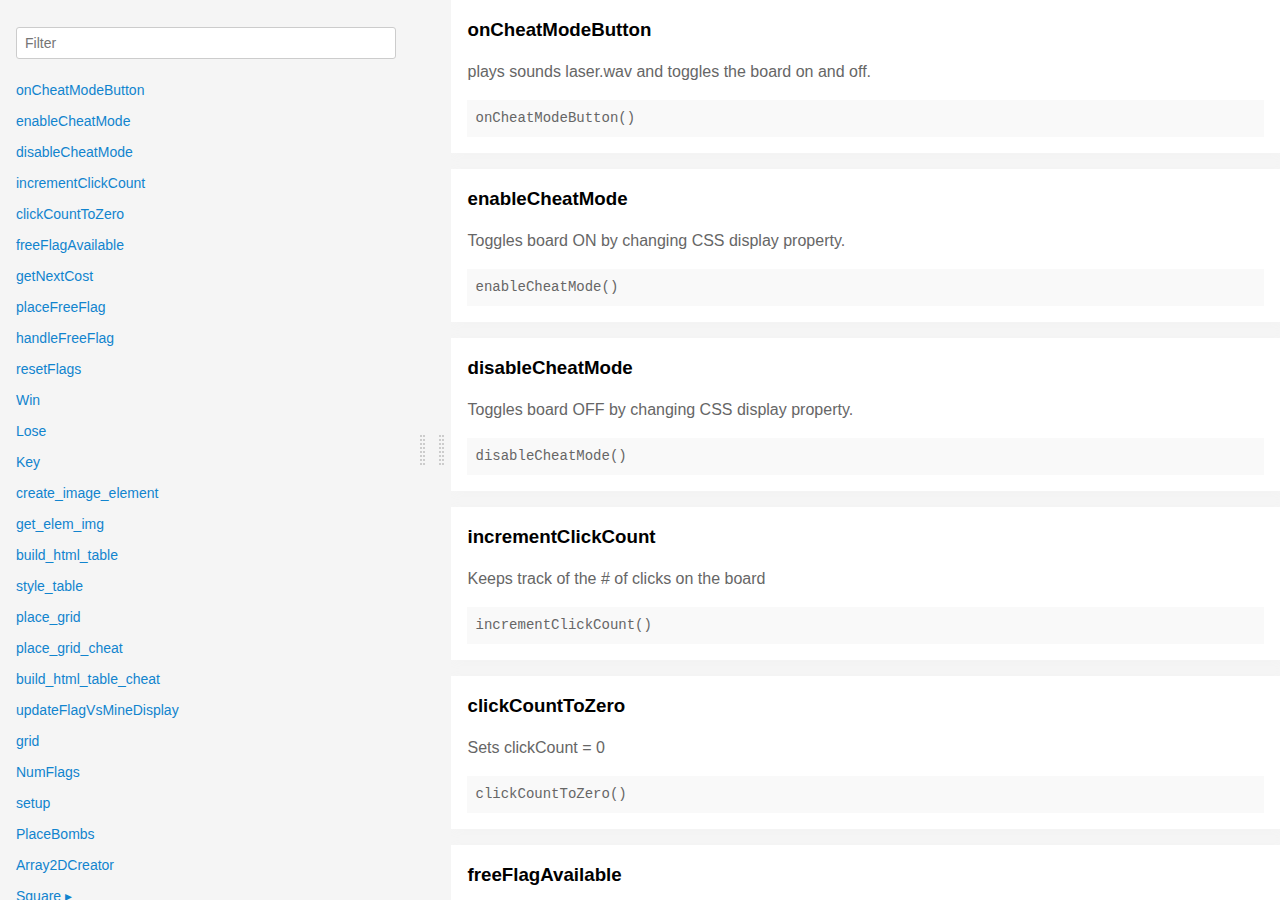
<file: documentation_p2/documentation_2.html>
<!DOCTYPE html>
<!-- saved from url=(0042)http://localhost:4001/#incrementclickcount -->
<html><head><meta http-equiv="Content-Type" content="text/html; charset=UTF-8">
  
  <title>  | Documentation</title>
  <meta name="viewport" content="width=device-width,initial-scale=1">
  <style class="anchorjs"></style><link href="./documentation_2_files/bass.css" rel="stylesheet">
  <link href="./documentation_2_files/style.css" rel="stylesheet">
  <link href="./documentation_2_files/github.css" rel="stylesheet">
  <link href="./documentation_2_files/split.css" rel="stylesheet">
</head>
<body class="documentation m0">
    <div class="flex">
      <div id="split-left" class="overflow-auto fs0 height-viewport-100" style="flex-basis: calc(33% - 10px);">
        <div class="py1 px2">
          <h3 class="mb0 no-anchor" id=""><a class="anchorjs-link " href="http://localhost:4001/#" aria-label="Anchor link for: " data-anchorjs-icon="" style="font-style: normal; font-variant: normal; font-weight: normal; font-stretch: normal; font-size: 1em; line-height: inherit; font-family: anchorjs-icons; position: absolute; margin-left: -1em; padding-right: 0.5em;"></a></h3>
          <div class="mb1"><code></code></div>
          <input placeholder="Filter" id="filter-input" class="col12 block input" type="text">
          <div id="toc">
            <ul class="list-reset h5 py1-ul">
              
                
                <li><a href="http://localhost:4001/#oncheatmodebutton" class="">
                  onCheatModeButton
                  
                </a>
                
                </li>
              
                
                <li><a href="http://localhost:4001/#enablecheatmode" class="">
                  enableCheatMode
                  
                </a>
                
                </li>
              
                
                <li><a href="http://localhost:4001/#disablecheatmode" class="">
                  disableCheatMode
                  
                </a>
                
                </li>
              
                
                <li><a href="http://localhost:4001/#incrementclickcount" class="">
                  incrementClickCount
                  
                </a>
                
                </li>
              
                
                <li><a href="http://localhost:4001/#clickcounttozero" class="">
                  clickCountToZero
                  
                </a>
                
                </li>
              
                
                <li><a href="http://localhost:4001/#freeflagavailable" class="">
                  freeFlagAvailable
                  
                </a>
                
                </li>
              
                
                <li><a href="http://localhost:4001/#getnextcost" class="">
                  getNextCost
                  
                </a>
                
                </li>
              
                
                <li><a href="http://localhost:4001/#placefreeflag" class="">
                  placeFreeFlag
                  
                </a>
                
                </li>
              
                
                <li><a href="http://localhost:4001/#handlefreeflag" class="">
                  handleFreeFlag
                  
                </a>
                
                </li>
              
                
                <li><a href="http://localhost:4001/#resetflags" class="">
                  resetFlags
                  
                </a>
                
                </li>
              
                
                <li><a href="http://localhost:4001/#win" class="">
                  Win
                  
                </a>
                
                </li>
              
                
                <li><a href="http://localhost:4001/#lose" class="">
                  Lose
                  
                </a>
                
                </li>
              
                
                <li><a href="http://localhost:4001/#key" class="">
                  Key
                  
                </a>
                
                </li>
              
                
                <li><a href="http://localhost:4001/#create_image_element" class="">
                  create_image_element
                  
                </a>
                
                </li>
              
                
                <li><a href="http://localhost:4001/#get_elem_img" class="">
                  get_elem_img
                  
                </a>
                
                </li>
              
                
                <li><a href="http://localhost:4001/#build_html_table" class="">
                  build_html_table
                  
                </a>
                
                </li>
              
                
                <li><a href="http://localhost:4001/#style_table" class="">
                  style_table
                  
                </a>
                
                </li>
              
                
                <li><a href="http://localhost:4001/#place_grid" class="">
                  place_grid
                  
                </a>
                
                </li>
              
                
                <li><a href="http://localhost:4001/#place_grid_cheat" class="">
                  place_grid_cheat
                  
                </a>
                
                </li>
              
                
                <li><a href="http://localhost:4001/#build_html_table_cheat" class="">
                  build_html_table_cheat
                  
                </a>
                
                </li>
              
                
                <li><a href="http://localhost:4001/#updateflagvsminedisplay" class="">
                  updateFlagVsMineDisplay
                  
                </a>
                
                </li>
              
                
                <li><a href="http://localhost:4001/#grid" class="">
                  grid
                  
                </a>
                
                </li>
              
                
                <li><a href="http://localhost:4001/#numflags" class="">
                  NumFlags
                  
                </a>
                
                </li>
              
                
                <li><a href="http://localhost:4001/#setup" class="">
                  setup
                  
                </a>
                
                </li>
              
                
                <li><a href="http://localhost:4001/#placebombs" class="">
                  PlaceBombs
                  
                </a>
                
                </li>
              
                
                <li><a href="http://localhost:4001/#array2dcreator" class="">
                  Array2DCreator
                  
                </a>
                
                </li>
              
                
                <li><a href="http://localhost:4001/#square" class=" toggle-sibling">
                  Square
                  <span class="icon">▸</span>
                </a>
                
                <div class="toggle-target display-none">
                  
                  
                    <ul class="list-reset py1-ul pl1">
                      <li class="h5"><span>Instance members</span></li>
                      
                      <li><a href="http://localhost:4001/#squarecheckneighbor" class="regular pre-open">
                        #checkNeighbor
                      </a></li>
                      
                      <li><a href="http://localhost:4001/#squareflag" class="regular pre-open">
                        #flag
                      </a></li>
                      
                      <li><a href="http://localhost:4001/#squaretopleft" class="regular pre-open">
                        #TopLeft
                      </a></li>
                      
                      <li><a href="http://localhost:4001/#squaretopmiddle" class="regular pre-open">
                        #TopMiddle
                      </a></li>
                      
                      <li><a href="http://localhost:4001/#squaretopright" class="regular pre-open">
                        #TopRight
                      </a></li>
                      
                      <li><a href="http://localhost:4001/#squareleft" class="regular pre-open">
                        #Left
                      </a></li>
                      
                      <li><a href="http://localhost:4001/#squareright" class="regular pre-open">
                        #Right
                      </a></li>
                      
                      <li><a href="http://localhost:4001/#squarebottomleft" class="regular pre-open">
                        #BottomLeft
                      </a></li>
                      
                      <li><a href="http://localhost:4001/#squarebottommiddle" class="regular pre-open">
                        #BottomMiddle
                      </a></li>
                      
                      <li><a href="http://localhost:4001/#squarebottomright" class="regular pre-open">
                        #BottomRight
                      </a></li>
                      
                    </ul>
                  
                  
                  
                </div>
                
                </li>
              
                
                <li><a href="http://localhost:4001/#iswithinboard" class="">
                  IsWithinBoard
                  
                </a>
                
                </li>
              
                
                <li><a href="http://localhost:4001/#revealtile" class="">
                  RevealTile
                  
                </a>
                
                </li>
              
                
                <li><a href="http://localhost:4001/#checktile" class="">
                  CheckTile
                  
                </a>
                
                </li>
              
                
                <li><a href="http://localhost:4001/#isbomb" class="">
                  IsBomb
                  
                </a>
                
                </li>
              
                
                <li><a href="http://localhost:4001/#checkwincondition" class="">
                  checkWinCondition
                  
                </a>
                
                </li>
              
                
                <li><a href="http://localhost:4001/#timedcount" class="">
                  timedCount
                  
                </a>
                
                </li>
              
                
                <li><a href="http://localhost:4001/#startcount" class="">
                  startCount
                  
                </a>
                
                </li>
              
                
                <li><a href="http://localhost:4001/#stopcount" class="">
                  stopCount
                  
                </a>
                
                </li>
              
                
                <li><a href="http://localhost:4001/#resetcount" class="">
                  resetCount
                  
                </a>
                
                </li>
              
                
                <li><a href="http://localhost:4001/#maxcheck" class="">
                  maxCheck
                  
                </a>
                
                </li>
              
                
                <li><a href="http://localhost:4001/#goodinputs" class="">
                  GoodInputs
                  
                </a>
                
                </li>
              
                
                <li><a href="http://localhost:4001/#createboard" class="">
                  CreateBoard
                  
                </a>
                
                </li>
              
                
                <li><a href="http://localhost:4001/#load" class="">
                  Load
                  
                </a>
                
                </li>
              
            </ul>
          </div>
          <div class="mt1 h6 quiet">
            <a href="https://documentation.js.org/reading-documentation.html">Need help reading this?</a>
          </div>
        </div>
      </div>
      <div class="gutter gutter-horizontal" style="flex-basis: 20px;"></div><div id="split-right" class="relative overflow-auto height-viewport-100" style="flex-basis: calc(67% - 10px);">
        
          
          <section class="p2 mb2 clearfix bg-white minishadow">

  
  <div class="clearfix">
    
    <h3 class="fl m0" id="oncheatmodebutton"><a class="anchorjs-link " href="http://localhost:4001/#oncheatmodebutton" aria-label="Anchor link for: oncheatmodebutton" data-anchorjs-icon="" style="font-style: normal; font-variant: normal; font-weight: normal; font-stretch: normal; font-size: 1em; line-height: inherit; font-family: anchorjs-icons; position: absolute; margin-left: -1em; padding-right: 0.5em;"></a>
      onCheatModeButton
    </h3>
    
    
  </div>
  

  <p>plays sounds laser.wav and toggles the board on and off.</p>

    <div class="pre p1 fill-light mt0">onCheatModeButton()</div>
  
  

  
  
  
  
  
  

  

  

  

  

  

  

  

  

  
</section>

          
        
          
          <section class="p2 mb2 clearfix bg-white minishadow">

  
  <div class="clearfix">
    
    <h3 class="fl m0" id="enablecheatmode"><a class="anchorjs-link " href="http://localhost:4001/#enablecheatmode" aria-label="Anchor link for: enablecheatmode" data-anchorjs-icon="" style="font-style: normal; font-variant: normal; font-weight: normal; font-stretch: normal; font-size: 1em; line-height: inherit; font-family: anchorjs-icons; position: absolute; margin-left: -1em; padding-right: 0.5em;"></a>
      enableCheatMode
    </h3>
    
    
  </div>
  

  <p>Toggles board ON by changing CSS display property.</p>

    <div class="pre p1 fill-light mt0">enableCheatMode()</div>
  
  

  
  
  
  
  
  

  

  

  

  

  

  

  

  

  
</section>

          
        
          
          <section class="p2 mb2 clearfix bg-white minishadow">

  
  <div class="clearfix">
    
    <h3 class="fl m0" id="disablecheatmode"><a class="anchorjs-link " href="http://localhost:4001/#disablecheatmode" aria-label="Anchor link for: disablecheatmode" data-anchorjs-icon="" style="font-style: normal; font-variant: normal; font-weight: normal; font-stretch: normal; font-size: 1em; line-height: inherit; font-family: anchorjs-icons; position: absolute; margin-left: -1em; padding-right: 0.5em;"></a>
      disableCheatMode
    </h3>
    
    
  </div>
  

  <p>Toggles board OFF by changing CSS display property.</p>

    <div class="pre p1 fill-light mt0">disableCheatMode()</div>
  
  

  
  
  
  
  
  

  

  

  

  

  

  

  

  

  
</section>

          
        
          
          <section class="p2 mb2 clearfix bg-white minishadow">

  
  <div class="clearfix">
    
    <h3 class="fl m0" id="incrementclickcount"><a class="anchorjs-link " href="http://localhost:4001/#incrementclickcount" aria-label="Anchor link for: incrementclickcount" data-anchorjs-icon="" style="font-style: normal; font-variant: normal; font-weight: normal; font-stretch: normal; font-size: 1em; line-height: inherit; font-family: anchorjs-icons; position: absolute; margin-left: -1em; padding-right: 0.5em;"></a>
      incrementClickCount
    </h3>
    
    
  </div>
  

  <p>Keeps track of the # of clicks on the board</p>

    <div class="pre p1 fill-light mt0">incrementClickCount()</div>
  
  

  
  
  
  
  
  

  

  

  

  

  

  

  

  

  
</section>

          
        
          
          <section class="p2 mb2 clearfix bg-white minishadow">

  
  <div class="clearfix">
    
    <h3 class="fl m0" id="clickcounttozero"><a class="anchorjs-link " href="http://localhost:4001/#clickcounttozero" aria-label="Anchor link for: clickcounttozero" data-anchorjs-icon="" style="font-style: normal; font-variant: normal; font-weight: normal; font-stretch: normal; font-size: 1em; line-height: inherit; font-family: anchorjs-icons; position: absolute; margin-left: -1em; padding-right: 0.5em;"></a>
      clickCountToZero
    </h3>
    
    
  </div>
  

  <p>Sets clickCount = 0</p>

    <div class="pre p1 fill-light mt0">clickCountToZero()</div>
  
  

  
  
  
  
  
  

  

  

  

  

  

  

  

  

  
</section>

          
        
          
          <section class="p2 mb2 clearfix bg-white minishadow">

  
  <div class="clearfix">
    
    <h3 class="fl m0" id="freeflagavailable"><a class="anchorjs-link " href="http://localhost:4001/#freeflagavailable" aria-label="Anchor link for: freeflagavailable" data-anchorjs-icon="" style="font-style: normal; font-variant: normal; font-weight: normal; font-stretch: normal; font-size: 1em; line-height: inherit; font-family: anchorjs-icons; position: absolute; margin-left: -1em; padding-right: 0.5em;"></a>
      freeFlagAvailable
    </h3>
    
    
  </div>
  

  <p>Simply checks to see if the criteria for placing a free flag have been met.</p>

    <div class="pre p1 fill-light mt0">freeFlagAvailable(): any</div>
  
  

  
  
  
  
  
  

  

  

  
    
      <div class="py1 quiet mt1 prose-big">Returns</div>
      <code>any</code>:
        True if a free flag is available, false otherwise

      
    
  

  

  

  

  

  

  
</section>

          
        
          
          <section class="p2 mb2 clearfix bg-white minishadow">

  
  <div class="clearfix">
    
    <h3 class="fl m0" id="getnextcost"><a class="anchorjs-link " href="http://localhost:4001/#getnextcost" aria-label="Anchor link for: getnextcost" data-anchorjs-icon="" style="font-style: normal; font-variant: normal; font-weight: normal; font-stretch: normal; font-size: 1em; line-height: inherit; font-family: anchorjs-icons; position: absolute; margin-left: -1em; padding-right: 0.5em;"></a>
      getNextCost
    </h3>
    
    
  </div>
  

  <p>Simply returns the cost of the next flag.</p>

    <div class="pre p1 fill-light mt0">getNextCost(): any</div>
  
  

  
  
  
  
  
  

  

  

  
    
      <div class="py1 quiet mt1 prose-big">Returns</div>
      <code>any</code>:
        The cost of the next free flag.

      
    
  

  

  

  

  

  

  
</section>

          
        
          
          <section class="p2 mb2 clearfix bg-white minishadow">

  
  <div class="clearfix">
    
    <h3 class="fl m0" id="placefreeflag"><a class="anchorjs-link " href="http://localhost:4001/#placefreeflag" aria-label="Anchor link for: placefreeflag" data-anchorjs-icon="" style="font-style: normal; font-variant: normal; font-weight: normal; font-stretch: normal; font-size: 1em; line-height: inherit; font-family: anchorjs-icons; position: absolute; margin-left: -1em; padding-right: 0.5em;"></a>
      placeFreeFlag
    </h3>
    
    
  </div>
  

  <p>Simply places a flag on a bomb. Makes no checks.</p>

    <div class="pre p1 fill-light mt0">placeFreeFlag()</div>
  
  

  
  
  
  
  
  

  

  

  

  

  

  

  

  

  
</section>

          
        
          
          <section class="p2 mb2 clearfix bg-white minishadow">

  
  <div class="clearfix">
    
    <h3 class="fl m0" id="handlefreeflag"><a class="anchorjs-link " href="http://localhost:4001/#handlefreeflag" aria-label="Anchor link for: handlefreeflag" data-anchorjs-icon="" style="font-style: normal; font-variant: normal; font-weight: normal; font-stretch: normal; font-size: 1em; line-height: inherit; font-family: anchorjs-icons; position: absolute; margin-left: -1em; padding-right: 0.5em;"></a>
      handleFreeFlag
    </h3>
    
    
  </div>
  

  <p>Makes all checks regarding free flags, and updates the free flag store div</p>

    <div class="pre p1 fill-light mt0">handleFreeFlag()</div>
  
  

  
  
  
  
  
  

  

  

  

  

  

  

  

  

  
</section>

          
        
          
          <section class="p2 mb2 clearfix bg-white minishadow">

  
  <div class="clearfix">
    
    <h3 class="fl m0" id="resetflags"><a class="anchorjs-link " href="http://localhost:4001/#resetflags" aria-label="Anchor link for: resetflags" data-anchorjs-icon="" style="font-style: normal; font-variant: normal; font-weight: normal; font-stretch: normal; font-size: 1em; line-height: inherit; font-family: anchorjs-icons; position: absolute; margin-left: -1em; padding-right: 0.5em;"></a>
      resetFlags
    </h3>
    
    
  </div>
  

  <p>Resets the flags.</p>

    <div class="pre p1 fill-light mt0">resetFlags()</div>
  
  

  
  
  
  
  
  

  

  

  

  

  

  

  

  

  
</section>

          
        
          
          <section class="p2 mb2 clearfix bg-white minishadow">

  
  <div class="clearfix">
    
    <h3 class="fl m0" id="win"><a class="anchorjs-link " href="http://localhost:4001/#win" aria-label="Anchor link for: win" data-anchorjs-icon="" style="font-style: normal; font-variant: normal; font-weight: normal; font-stretch: normal; font-size: 1em; line-height: inherit; font-family: anchorjs-icons; position: absolute; margin-left: -1em; padding-right: 0.5em;"></a>
      Win
    </h3>
    
    
  </div>
  

  <p>Changes WinPopup display to 'block', sets all Square.revealed to true in grid, hides form elements.</p>

    <div class="pre p1 fill-light mt0">Win(): any</div>
  
  

  
  
  
  
  
  

  

  

  
    
      <div class="py1 quiet mt1 prose-big">Returns</div>
      <code>any</code>:
        nothing

      
    
  

  

  

  

  

  

  
</section>

          
        
          
          <section class="p2 mb2 clearfix bg-white minishadow">

  
  <div class="clearfix">
    
    <h3 class="fl m0" id="lose"><a class="anchorjs-link " href="http://localhost:4001/#lose" aria-label="Anchor link for: lose" data-anchorjs-icon="" style="font-style: normal; font-variant: normal; font-weight: normal; font-stretch: normal; font-size: 1em; line-height: inherit; font-family: anchorjs-icons; position: absolute; margin-left: -1em; padding-right: 0.5em;"></a>
      Lose
    </h3>
    
    
  </div>
  

  <p>Changes LosePopup display to 'block', sets all Square.revealed to true in grid, hides form elements.</p>

    <div class="pre p1 fill-light mt0">Lose(): any</div>
  
  

  
  
  
  
  
  

  

  

  
    
      <div class="py1 quiet mt1 prose-big">Returns</div>
      <code>any</code>:
        nothing

      
    
  

  

  

  

  

  

  
</section>

          
        
          
          <section class="p2 mb2 clearfix bg-white minishadow">

  
  <div class="clearfix">
    
    <h3 class="fl m0" id="key"><a class="anchorjs-link " href="http://localhost:4001/#key" aria-label="Anchor link for: key" data-anchorjs-icon="" style="font-style: normal; font-variant: normal; font-weight: normal; font-stretch: normal; font-size: 1em; line-height: inherit; font-family: anchorjs-icons; position: absolute; margin-left: -1em; padding-right: 0.5em;"></a>
      Key
    </h3>
    
    
  </div>
  

  <p>Class providing list of keys and their corresponding images.</p>

    <div class="pre p1 fill-light mt0">new Key()</div>
  
  

  
  
  
  
  
  

  

  

  

  

  

  

  

  

  
</section>

          
        
          
          <section class="p2 mb2 clearfix bg-white minishadow">

  
  <div class="clearfix">
    
    <h3 class="fl m0" id="create_image_element"><a class="anchorjs-link " href="http://localhost:4001/#create_image_element" aria-label="Anchor link for: create_image_element" data-anchorjs-icon="" style="font-style: normal; font-variant: normal; font-weight: normal; font-stretch: normal; font-size: 1em; line-height: inherit; font-family: anchorjs-icons; position: absolute; margin-left: -1em; padding-right: 0.5em;"></a>
      create_image_element
    </h3>
    
    
  </div>
  

  <p>Create HTML <img> element with src=path</p>

    <div class="pre p1 fill-light mt0">create_image_element(path: <a href="https://developer.mozilla.org/docs/Web/JavaScript/Reference/Global_Objects/String">string</a>): <a href="https://developer.mozilla.org/docs/Web/HTML/Element">HTMLElement</a></div>
  
  

  
  
  
  
  
  

  
    <div class="py1 quiet mt1 prose-big">Parameters</div>
    <div class="prose">
      
        <div class="space-bottom0">
          <div>
            <span class="code bold">path</span> <code class="quiet">(<a href="https://developer.mozilla.org/docs/Web/JavaScript/Reference/Global_Objects/String">string</a>)</code>
	    Path to image

          </div>
          
        </div>
      
    </div>
  

  

  
    
      <div class="py1 quiet mt1 prose-big">Returns</div>
      <code><a href="https://developer.mozilla.org/docs/Web/HTML/Element">HTMLElement</a></code>:
        elem_img - HTML 
<img>
 element

      
    
  

  

  

  

  

  

  
</section>

          
        
          
          <section class="p2 mb2 clearfix bg-white minishadow">

  
  <div class="clearfix">
    
    <h3 class="fl m0" id="get_elem_img"><a class="anchorjs-link " href="http://localhost:4001/#get_elem_img" aria-label="Anchor link for: get_elem_img" data-anchorjs-icon="" style="font-style: normal; font-variant: normal; font-weight: normal; font-stretch: normal; font-size: 1em; line-height: inherit; font-family: anchorjs-icons; position: absolute; margin-left: -1em; padding-right: 0.5em;"></a>
      get_elem_img
    </h3>
    
    
  </div>
  

  <p>Returns image from Key class corresponding to value.</p>

    <div class="pre p1 fill-light mt0">get_elem_img(value: Integer)</div>
  
  

  
  
  
  
  
  

  
    <div class="py1 quiet mt1 prose-big">Parameters</div>
    <div class="prose">
      
        <div class="space-bottom0">
          <div>
            <span class="code bold">value</span> <code class="quiet">(Integer)</code>
	    Key to find image for

          </div>
          
        </div>
      
    </div>
  

  

  

  

  

  

  

  

  
</section>

          
        
          
          <section class="p2 mb2 clearfix bg-white minishadow">

  
  <div class="clearfix">
    
    <h3 class="fl m0" id="build_html_table"><a class="anchorjs-link " href="http://localhost:4001/#build_html_table" aria-label="Anchor link for: build_html_table" data-anchorjs-icon="" style="font-style: normal; font-variant: normal; font-weight: normal; font-stretch: normal; font-size: 1em; line-height: inherit; font-family: anchorjs-icons; position: absolute; margin-left: -1em; padding-right: 0.5em;"></a>
      build_html_table
    </h3>
    
    
  </div>
  

  <p>Builds HTML Table populates with HTML Images according to Square.key.</p>

    <div class="pre p1 fill-light mt0">build_html_table(grid: <a href="https://developer.mozilla.org/docs/Web/JavaScript/Reference/Global_Objects/Array">Array</a>): <a href="https://developer.mozilla.org/docs/Web/HTML/Element">HTMLElement</a></div>
  
  

  
  
  
  
  
  

  
    <div class="py1 quiet mt1 prose-big">Parameters</div>
    <div class="prose">
      
        <div class="space-bottom0">
          <div>
            <span class="code bold">grid</span> <code class="quiet">(<a href="https://developer.mozilla.org/docs/Web/JavaScript/Reference/Global_Objects/Array">Array</a>)</code>
	    2D Array containing Square objects

          </div>
          
        </div>
      
    </div>
  

  

  
    
      <div class="py1 quiet mt1 prose-big">Returns</div>
      <code><a href="https://developer.mozilla.org/docs/Web/HTML/Element">HTMLElement</a></code>:
        HTML Table with images corresponding with Square.key

      
    
  

  

  

  

  

  

  
</section>

          
        
          
          <section class="p2 mb2 clearfix bg-white minishadow">

  
  <div class="clearfix">
    
    <h3 class="fl m0" id="style_table"><a class="anchorjs-link " href="http://localhost:4001/#style_table" aria-label="Anchor link for: style_table" data-anchorjs-icon="" style="font-style: normal; font-variant: normal; font-weight: normal; font-stretch: normal; font-size: 1em; line-height: inherit; font-family: anchorjs-icons; position: absolute; margin-left: -1em; padding-right: 0.5em;"></a>
      style_table
    </h3>
    
    
  </div>
  

  <p>Applies CSS styling to HTML Table and its child nodes.</p>

    <div class="pre p1 fill-light mt0">style_table(html_table: <a href="https://developer.mozilla.org/docs/Web/HTML/Element">HTMLElement</a>): <a href="https://developer.mozilla.org/docs/Web/HTML/Element">HTMLElement</a></div>
  
  

  
  
  
  
  
  

  
    <div class="py1 quiet mt1 prose-big">Parameters</div>
    <div class="prose">
      
        <div class="space-bottom0">
          <div>
            <span class="code bold">html_table</span> <code class="quiet">(<a href="https://developer.mozilla.org/docs/Web/HTML/Element">HTMLElement</a>)</code>
	    HTML Table to be styled

          </div>
          
        </div>
      
    </div>
  

  

  
    
      <div class="py1 quiet mt1 prose-big">Returns</div>
      <code><a href="https://developer.mozilla.org/docs/Web/HTML/Element">HTMLElement</a></code>:
        Styled HTML Table

      
    
  

  

  

  

  

  

  
</section>

          
        
          
          <section class="p2 mb2 clearfix bg-white minishadow">

  
  <div class="clearfix">
    
    <h3 class="fl m0" id="place_grid"><a class="anchorjs-link " href="http://localhost:4001/#place_grid" aria-label="Anchor link for: place_grid" data-anchorjs-icon="" style="font-style: normal; font-variant: normal; font-weight: normal; font-stretch: normal; font-size: 1em; line-height: inherit; font-family: anchorjs-icons; position: absolute; margin-left: -1em; padding-right: 0.5em;"></a>
      place_grid
    </h3>
    
    
  </div>
  

  <p>Generates and appends HTML Table to HTML Element with id='msBoard', removes old HTML Table.</p>

    <div class="pre p1 fill-light mt0">place_grid(array2D: <a href="https://developer.mozilla.org/docs/Web/JavaScript/Reference/Global_Objects/Array">Array</a>)</div>
  
  

  
  
  
  
  
  

  
    <div class="py1 quiet mt1 prose-big">Parameters</div>
    <div class="prose">
      
        <div class="space-bottom0">
          <div>
            <span class="code bold">array2D</span> <code class="quiet">(<a href="https://developer.mozilla.org/docs/Web/JavaScript/Reference/Global_Objects/Array">Array</a>)</code>
	    2D Array of Square elements to generate HTML Table from

          </div>
          
        </div>
      
    </div>
  

  

  

  

  

  

  

  

  
</section>

          
        
          
          <section class="p2 mb2 clearfix bg-white minishadow">

  
  <div class="clearfix">
    
    <h3 class="fl m0" id="place_grid_cheat"><a class="anchorjs-link " href="http://localhost:4001/#place_grid_cheat" aria-label="Anchor link for: place_grid_cheat" data-anchorjs-icon="" style="font-style: normal; font-variant: normal; font-weight: normal; font-stretch: normal; font-size: 1em; line-height: inherit; font-family: anchorjs-icons; position: absolute; margin-left: -1em; padding-right: 0.5em;"></a>
      place_grid_cheat
    </h3>
    
    
  </div>
  

  <p>Generates and appends HTML Table to HTML Element with id='cheatBoard'.</p>

    <div class="pre p1 fill-light mt0">place_grid_cheat(array2D: <a href="https://developer.mozilla.org/docs/Web/JavaScript/Reference/Global_Objects/Array">Array</a>)</div>
  
  

  
  
  
  
  
  

  
    <div class="py1 quiet mt1 prose-big">Parameters</div>
    <div class="prose">
      
        <div class="space-bottom0">
          <div>
            <span class="code bold">array2D</span> <code class="quiet">(<a href="https://developer.mozilla.org/docs/Web/JavaScript/Reference/Global_Objects/Array">Array</a>)</code>
	    2D Array of Square elements to generate HTML Table from

          </div>
          
        </div>
      
    </div>
  

  

  

  

  

  

  

  

  
</section>

          
        
          
          <section class="p2 mb2 clearfix bg-white minishadow">

  
  <div class="clearfix">
    
    <h3 class="fl m0" id="build_html_table_cheat"><a class="anchorjs-link " href="http://localhost:4001/#build_html_table_cheat" aria-label="Anchor link for: build_html_table_cheat" data-anchorjs-icon="" style="font-style: normal; font-variant: normal; font-weight: normal; font-stretch: normal; font-size: 1em; line-height: inherit; font-family: anchorjs-icons; position: absolute; margin-left: -1em; padding-right: 0.5em;"></a>
      build_html_table_cheat
    </h3>
    
    
  </div>
  

  <p>Builds HTML Table populates with HTML Images according to Square.key. For cheat mode.</p>

    <div class="pre p1 fill-light mt0">build_html_table_cheat(grid: <a href="https://developer.mozilla.org/docs/Web/JavaScript/Reference/Global_Objects/Array">Array</a>): <a href="https://developer.mozilla.org/docs/Web/HTML/Element">HTMLElement</a></div>
  
  

  
  
  
  
  
  

  
    <div class="py1 quiet mt1 prose-big">Parameters</div>
    <div class="prose">
      
        <div class="space-bottom0">
          <div>
            <span class="code bold">grid</span> <code class="quiet">(<a href="https://developer.mozilla.org/docs/Web/JavaScript/Reference/Global_Objects/Array">Array</a>)</code>
	    2D Array containing Square objects

          </div>
          
        </div>
      
    </div>
  

  

  
    
      <div class="py1 quiet mt1 prose-big">Returns</div>
      <code><a href="https://developer.mozilla.org/docs/Web/HTML/Element">HTMLElement</a></code>:
        HTML Table with images corresponding with Square.key

      
    
  

  

  

  

  

  

  
</section>

          
        
          
          <section class="p2 mb2 clearfix bg-white minishadow">

  
  <div class="clearfix">
    
    <h3 class="fl m0" id="updateflagvsminedisplay"><a class="anchorjs-link " href="http://localhost:4001/#updateflagvsminedisplay" aria-label="Anchor link for: updateflagvsminedisplay" data-anchorjs-icon="" style="font-style: normal; font-variant: normal; font-weight: normal; font-stretch: normal; font-size: 1em; line-height: inherit; font-family: anchorjs-icons; position: absolute; margin-left: -1em; padding-right: 0.5em;"></a>
      updateFlagVsMineDisplay
    </h3>
    
    
  </div>
  

  <p>Updates the flag vs mine display. It is empty if there are zero flags, bold if there are more flags than bombs, and normal otherwise.</p>

    <div class="pre p1 fill-light mt0">updateFlagVsMineDisplay()</div>
  
  

  
  
  
  
  
  

  

  

  

  

  

  

  

  

  
</section>

          
        
          
          <section class="p2 mb2 clearfix bg-white minishadow">

  
  <div class="clearfix">
    
    <h3 class="fl m0" id="grid"><a class="anchorjs-link " href="http://localhost:4001/#grid" aria-label="Anchor link for: grid" data-anchorjs-icon="" style="font-style: normal; font-variant: normal; font-weight: normal; font-stretch: normal; font-size: 1em; line-height: inherit; font-family: anchorjs-icons; position: absolute; margin-left: -1em; padding-right: 0.5em;"></a>
      grid
    </h3>
    
    
  </div>
  

  <p>Global grid variable for storing 2D Array used by most functions in project.</p>

    <div class="pre p1 fill-light mt0">grid</div>
  
    <p>
      Type:
      <a href="https://developer.mozilla.org/docs/Web/JavaScript/Reference/Global_Objects/Array">Array</a>&lt;<a href="http://localhost:4001/#square">Square</a>&gt;
    </p>
  
  

  
  
  
  
  
  

  

  

  

  

  

  

  

  

  
</section>

          
        
          
          <section class="p2 mb2 clearfix bg-white minishadow">

  
  <div class="clearfix">
    
    <h3 class="fl m0" id="numflags"><a class="anchorjs-link " href="http://localhost:4001/#numflags" aria-label="Anchor link for: numflags" data-anchorjs-icon="" style="font-style: normal; font-variant: normal; font-weight: normal; font-stretch: normal; font-size: 1em; line-height: inherit; font-family: anchorjs-icons; position: absolute; margin-left: -1em; padding-right: 0.5em;"></a>
      NumFlags
    </h3>
    
    
  </div>
  

  <p>Global flag variable for storing the number of flags the user has left.</p>

    <div class="pre p1 fill-light mt0">NumFlags</div>
  
    <p>
      Type:
      int
    </p>
  
  

  
  
  
  
  
  

  

  

  

  

  

  

  

  

  
</section>

          
        
          
          <section class="p2 mb2 clearfix bg-white minishadow">

  
  <div class="clearfix">
    
    <h3 class="fl m0" id="setup"><a class="anchorjs-link " href="http://localhost:4001/#setup" aria-label="Anchor link for: setup" data-anchorjs-icon="" style="font-style: normal; font-variant: normal; font-weight: normal; font-stretch: normal; font-size: 1em; line-height: inherit; font-family: anchorjs-icons; position: absolute; margin-left: -1em; padding-right: 0.5em;"></a>
      setup
    </h3>
    
    
  </div>
  

  <p>The setup function perform the job of taking user input size of the board and bombs, then create a 2D array with Square objects. It will also randomly place the bombs in different squares. After all the bombs are placed, all the squares will have a record of how many bombs are nearby it out of the near eight spots.</p>

    <div class="pre p1 fill-light mt0">setup(rows: any, cols: any, numBombs: any): any</div>
  
  

  
  
  
  
  
  

  
    <div class="py1 quiet mt1 prose-big">Parameters</div>
    <div class="prose">
      
        <div class="space-bottom0">
          <div>
            <span class="code bold">rows</span> <code class="quiet">(any)</code>
	    , cols, input size of 2D array board.

          </div>
          
        </div>
      
        <div class="space-bottom0">
          <div>
            <span class="code bold">cols</span> <code class="quiet">(any)</code>
	    
          </div>
          
        </div>
      
        <div class="space-bottom0">
          <div>
            <span class="code bold">numBombs</span> <code class="quiet">(any)</code>
	    number of bombs needed to be placed in the Square objects randomly.

          </div>
          
        </div>
      
    </div>
  

  

  
    
      <div class="py1 quiet mt1 prose-big">Returns</div>
      <code>any</code>:
        return the 2d array with all the properties initialized.

      
    
  

  

  

  

  

  

  
</section>

          
        
          
          <section class="p2 mb2 clearfix bg-white minishadow">

  
  <div class="clearfix">
    
    <h3 class="fl m0" id="placebombs"><a class="anchorjs-link " href="http://localhost:4001/#placebombs" aria-label="Anchor link for: placebombs" data-anchorjs-icon="" style="font-style: normal; font-variant: normal; font-weight: normal; font-stretch: normal; font-size: 1em; line-height: inherit; font-family: anchorjs-icons; position: absolute; margin-left: -1em; padding-right: 0.5em;"></a>
      PlaceBombs
    </h3>
    
    
  </div>
  

  <p>utilizes a randomized algorithm to place board with random bomb cordinates.</p>

    <div class="pre p1 fill-light mt0">new PlaceBombs(grid: any, numBombs: any, 2D: any): any</div>
  
  

  
  
  
  
  
  

  
    <div class="py1 quiet mt1 prose-big">Parameters</div>
    <div class="prose">
      
        <div class="space-bottom0">
          <div>
            <span class="code bold">grid</span> <code class="quiet">(any)</code>
	    
          </div>
          
        </div>
      
        <div class="space-bottom0">
          <div>
            <span class="code bold">numBombs</span> <code class="quiet">(any)</code>
	    
          </div>
          
        </div>
      
        <div class="space-bottom0">
          <div>
            <span class="code bold">2D</span> <code class="quiet">(any)</code>
	    Array and integer number of bombs

          </div>
          
        </div>
      
    </div>
  

  

  
    
      <div class="py1 quiet mt1 prose-big">Returns</div>
      <code>any</code>:
        NULL

      
    
  

  

  

  

  

  

  
</section>

          
        
          
          <section class="p2 mb2 clearfix bg-white minishadow">

  
  <div class="clearfix">
    
    <h3 class="fl m0" id="array2dcreator"><a class="anchorjs-link " href="http://localhost:4001/#array2dcreator" aria-label="Anchor link for: array2dcreator" data-anchorjs-icon="" style="font-style: normal; font-variant: normal; font-weight: normal; font-stretch: normal; font-size: 1em; line-height: inherit; font-family: anchorjs-icons; position: absolute; margin-left: -1em; padding-right: 0.5em;"></a>
      Array2DCreator
    </h3>
    
    
  </div>
  

  <p>Creates 2D Array populated with Square objects.</p>

    <div class="pre p1 fill-light mt0">new Array2DCreator(row: Integer, col: Integer): <a href="https://developer.mozilla.org/docs/Web/JavaScript/Reference/Global_Objects/Array">Array</a>&lt;<a href="http://localhost:4001/#square">Square</a>&gt;</div>
  
  

  
  
  
  
  
  

  
    <div class="py1 quiet mt1 prose-big">Parameters</div>
    <div class="prose">
      
        <div class="space-bottom0">
          <div>
            <span class="code bold">row</span> <code class="quiet">(Integer)</code>
	    <h1>of rows</h1>

          </div>
          
        </div>
      
        <div class="space-bottom0">
          <div>
            <span class="code bold">col</span> <code class="quiet">(Integer)</code>
	    <h1>of columns</h1>

          </div>
          
        </div>
      
    </div>
  

  

  
    
      <div class="py1 quiet mt1 prose-big">Returns</div>
      <code><a href="https://developer.mozilla.org/docs/Web/JavaScript/Reference/Global_Objects/Array">Array</a>&lt;<a href="http://localhost:4001/#square">Square</a>&gt;</code>:
        array2D - 2D Array of Square objects

      
    
  

  

  

  

  

  

  
</section>

          
        
          
          <section class="p2 mb2 clearfix bg-white minishadow">

  
  <div class="clearfix">
    
    <h3 class="fl m0" id="square"><a class="anchorjs-link " href="http://localhost:4001/#square" aria-label="Anchor link for: square" data-anchorjs-icon="" style="font-style: normal; font-variant: normal; font-weight: normal; font-stretch: normal; font-size: 1em; line-height: inherit; font-family: anchorjs-icons; position: absolute; margin-left: -1em; padding-right: 0.5em;"></a>
      Square
    </h3>
    
    
  </div>
  

  <p>A Square class which has all the properties of a square object needs.</p>

    <div class="pre p1 fill-light mt0">new Square(i: any, j: any): any</div>
  
  

  
  
  
  
  
  

  
    <div class="py1 quiet mt1 prose-big">Parameters</div>
    <div class="prose">
      
        <div class="space-bottom0">
          <div>
            <span class="code bold">i</span> <code class="quiet">(any)</code>
	    ,j coordinate of the Square object in the 2D array.

          </div>
          
        </div>
      
        <div class="space-bottom0">
          <div>
            <span class="code bold">j</span> <code class="quiet">(any)</code>
	    
          </div>
          
        </div>
      
    </div>
  

  

  
    
      <div class="py1 quiet mt1 prose-big">Returns</div>
      <code>any</code>:
        Null

      
    
  

  

  

  

  
    <div class="py1 quiet mt1 prose-big">Instance Members</div>
    <div class="clearfix">
  
    <div class="border-bottom" id="squarecheckneighbor">
      <div class="clearfix small pointer toggle-sibling">
        <div class="py1 contain">
            <a class="icon pin-right py1 dark-link caret-right">▸</a>
            <span class="code strong strong truncate">checkNeighbor(No)</span>
        </div>
      </div>
      <div class="clearfix display-none toggle-target">
        <section class="p2 mb2 clearfix bg-white minishadow">

  

  <p>CheckNeighbor does the job of counting how many bombs are nearby a Square object out of the eight nearby square.</p>

    <div class="pre p1 fill-light mt0">checkNeighbor(No: any): any</div>
  
  

  
  
  
  
  
  

  
    <div class="py1 quiet mt1 prose-big">Parameters</div>
    <div class="prose">
      
        <div class="space-bottom0">
          <div>
            <span class="code bold">No</span> <code class="quiet">(any)</code>
	    Parameter

          </div>
          
        </div>
      
    </div>
  

  

  
    
      <div class="py1 quiet mt1 prose-big">Returns</div>
      <code>any</code>:
        NULL

      
    
  

  

  

  

  

  

  
</section>

      </div>
    </div>
  
    <div class="border-bottom" id="squareflag">
      <div class="clearfix small pointer toggle-sibling">
        <div class="py1 contain">
            <a class="icon pin-right py1 dark-link caret-right">▸</a>
            <span class="code strong strong truncate">flag()</span>
        </div>
      </div>
      <div class="clearfix display-none toggle-target">
        <section class="p2 mb2 clearfix bg-white minishadow">

  

  <p>Places a flag if the square is not revealed and if the user still has flags.</p>

    <div class="pre p1 fill-light mt0">flag(): any</div>
  
  

  
  
  
  
  
  

  

  

  
    
      <div class="py1 quiet mt1 prose-big">Returns</div>
      <code>any</code>:
        nothing

      
    
  

  

  

  

  

  

  
</section>

      </div>
    </div>
  
    <div class="border-bottom" id="squaretopleft">
      <div class="clearfix small pointer toggle-sibling">
        <div class="py1 contain">
            <a class="icon pin-right py1 dark-link caret-right">▸</a>
            <span class="code strong strong truncate">TopLeft(func)</span>
        </div>
      </div>
      <div class="clearfix display-none toggle-target">
        <section class="p2 mb2 clearfix bg-white minishadow">

  

  <p>Checks the tile up and to the left of the given tile.</p>

    <div class="pre p1 fill-light mt0">TopLeft(func: <a href="https://developer.mozilla.org/docs/Web/JavaScript/Reference/Statements/function">function</a>): int</div>
  
  

  
  
  
  
  
  

  
    <div class="py1 quiet mt1 prose-big">Parameters</div>
    <div class="prose">
      
        <div class="space-bottom0">
          <div>
            <span class="code bold">func</span> <code class="quiet">(<a href="https://developer.mozilla.org/docs/Web/JavaScript/Reference/Statements/function">function</a>)</code>
	    Will either be the IsBomb function or CheckTile function.

          </div>
          
        </div>
      
    </div>
  

  

  
    
      <div class="py1 quiet mt1 prose-big">Returns</div>
      <code>int</code>:
        If the IsBomb function is passed then it will return an int.
- If the CheckTile function is passed it will return undefined.

      
    
  

  

  

  

  

  

  
</section>

      </div>
    </div>
  
    <div class="border-bottom" id="squaretopmiddle">
      <div class="clearfix small pointer toggle-sibling">
        <div class="py1 contain">
            <a class="icon pin-right py1 dark-link caret-right">▸</a>
            <span class="code strong strong truncate">TopMiddle(func)</span>
        </div>
      </div>
      <div class="clearfix display-none toggle-target">
        <section class="p2 mb2 clearfix bg-white minishadow">

  

  <p>Checks the tile directly above the given tile.</p>

    <div class="pre p1 fill-light mt0">TopMiddle(func: <a href="https://developer.mozilla.org/docs/Web/JavaScript/Reference/Statements/function">function</a>): int</div>
  
  

  
  
  
  
  
  

  
    <div class="py1 quiet mt1 prose-big">Parameters</div>
    <div class="prose">
      
        <div class="space-bottom0">
          <div>
            <span class="code bold">func</span> <code class="quiet">(<a href="https://developer.mozilla.org/docs/Web/JavaScript/Reference/Statements/function">function</a>)</code>
	    Will either be the IsBomb function or CheckTile function.

          </div>
          
        </div>
      
    </div>
  

  

  
    
      <div class="py1 quiet mt1 prose-big">Returns</div>
      <code>int</code>:
        If the IsBomb function is passed then it will return an int.
- If the CheckTile function is passed it will return undefined.

      
    
  

  

  

  

  

  

  
</section>

      </div>
    </div>
  
    <div class="border-bottom" id="squaretopright">
      <div class="clearfix small pointer toggle-sibling">
        <div class="py1 contain">
            <a class="icon pin-right py1 dark-link caret-right">▸</a>
            <span class="code strong strong truncate">TopRight(func)</span>
        </div>
      </div>
      <div class="clearfix display-none toggle-target">
        <section class="p2 mb2 clearfix bg-white minishadow">

  

  <p>Checks the tile up and to the right of the given tile.</p>

    <div class="pre p1 fill-light mt0">TopRight(func: <a href="https://developer.mozilla.org/docs/Web/JavaScript/Reference/Statements/function">function</a>): int</div>
  
  

  
  
  
  
  
  

  
    <div class="py1 quiet mt1 prose-big">Parameters</div>
    <div class="prose">
      
        <div class="space-bottom0">
          <div>
            <span class="code bold">func</span> <code class="quiet">(<a href="https://developer.mozilla.org/docs/Web/JavaScript/Reference/Statements/function">function</a>)</code>
	    Will either be the IsBomb function or CheckTile function.

          </div>
          
        </div>
      
    </div>
  

  

  
    
      <div class="py1 quiet mt1 prose-big">Returns</div>
      <code>int</code>:
        If the IsBomb function is passed then it will return an int.
- If the CheckTile function is passed it will return undefined.

      
    
  

  

  

  

  

  

  
</section>

      </div>
    </div>
  
    <div class="border-bottom" id="squareleft">
      <div class="clearfix small pointer toggle-sibling">
        <div class="py1 contain">
            <a class="icon pin-right py1 dark-link caret-right">▸</a>
            <span class="code strong strong truncate">Left(func)</span>
        </div>
      </div>
      <div class="clearfix display-none toggle-target">
        <section class="p2 mb2 clearfix bg-white minishadow">

  

  <p>Checks the tile directly to the left of the given tile.</p>

    <div class="pre p1 fill-light mt0">Left(func: <a href="https://developer.mozilla.org/docs/Web/JavaScript/Reference/Statements/function">function</a>): int</div>
  
  

  
  
  
  
  
  

  
    <div class="py1 quiet mt1 prose-big">Parameters</div>
    <div class="prose">
      
        <div class="space-bottom0">
          <div>
            <span class="code bold">func</span> <code class="quiet">(<a href="https://developer.mozilla.org/docs/Web/JavaScript/Reference/Statements/function">function</a>)</code>
	    Will either be the IsBomb function or CheckTile function.

          </div>
          
        </div>
      
    </div>
  

  

  
    
      <div class="py1 quiet mt1 prose-big">Returns</div>
      <code>int</code>:
        If the IsBomb function is passed then it will return an int.
- If the CheckTile function is passed it will return undefined.

      
    
  

  

  

  

  

  

  
</section>

      </div>
    </div>
  
    <div class="border-bottom" id="squareright">
      <div class="clearfix small pointer toggle-sibling">
        <div class="py1 contain">
            <a class="icon pin-right py1 dark-link caret-right">▸</a>
            <span class="code strong strong truncate">Right(func)</span>
        </div>
      </div>
      <div class="clearfix display-none toggle-target">
        <section class="p2 mb2 clearfix bg-white minishadow">

  

  <p>Checks the tile directly to the right of the given tile.</p>

    <div class="pre p1 fill-light mt0">Right(func: <a href="https://developer.mozilla.org/docs/Web/JavaScript/Reference/Statements/function">function</a>): int</div>
  
  

  
  
  
  
  
  

  
    <div class="py1 quiet mt1 prose-big">Parameters</div>
    <div class="prose">
      
        <div class="space-bottom0">
          <div>
            <span class="code bold">func</span> <code class="quiet">(<a href="https://developer.mozilla.org/docs/Web/JavaScript/Reference/Statements/function">function</a>)</code>
	    Will either be the IsBomb function or CheckTile function.

          </div>
          
        </div>
      
    </div>
  

  

  
    
      <div class="py1 quiet mt1 prose-big">Returns</div>
      <code>int</code>:
        If the IsBomb function is passed then it will return an int.
- If the CheckTile function is passed it will return undefined.

      
    
  

  

  

  

  

  

  
</section>

      </div>
    </div>
  
    <div class="border-bottom" id="squarebottomleft">
      <div class="clearfix small pointer toggle-sibling">
        <div class="py1 contain">
            <a class="icon pin-right py1 dark-link caret-right">▸</a>
            <span class="code strong strong truncate">BottomLeft(func)</span>
        </div>
      </div>
      <div class="clearfix display-none toggle-target">
        <section class="p2 mb2 clearfix bg-white minishadow">

  

  <p>Checks the tile down and to the left of the given tile.</p>

    <div class="pre p1 fill-light mt0">BottomLeft(func: <a href="https://developer.mozilla.org/docs/Web/JavaScript/Reference/Statements/function">function</a>): int</div>
  
  

  
  
  
  
  
  

  
    <div class="py1 quiet mt1 prose-big">Parameters</div>
    <div class="prose">
      
        <div class="space-bottom0">
          <div>
            <span class="code bold">func</span> <code class="quiet">(<a href="https://developer.mozilla.org/docs/Web/JavaScript/Reference/Statements/function">function</a>)</code>
	    Will either be the IsBomb function or CheckTile function.

          </div>
          
        </div>
      
    </div>
  

  

  
    
      <div class="py1 quiet mt1 prose-big">Returns</div>
      <code>int</code>:
        If the IsBomb function is passed then it will return an int.
- If the CheckTile function is passed it will return undefined.

      
    
  

  

  

  

  

  

  
</section>

      </div>
    </div>
  
    <div class="border-bottom" id="squarebottommiddle">
      <div class="clearfix small pointer toggle-sibling">
        <div class="py1 contain">
            <a class="icon pin-right py1 dark-link caret-right">▸</a>
            <span class="code strong strong truncate">BottomMiddle(func)</span>
        </div>
      </div>
      <div class="clearfix display-none toggle-target">
        <section class="p2 mb2 clearfix bg-white minishadow">

  

  <p>Checks the tile directly below the given tile.</p>

    <div class="pre p1 fill-light mt0">BottomMiddle(func: <a href="https://developer.mozilla.org/docs/Web/JavaScript/Reference/Statements/function">function</a>): int</div>
  
  

  
  
  
  
  
  

  
    <div class="py1 quiet mt1 prose-big">Parameters</div>
    <div class="prose">
      
        <div class="space-bottom0">
          <div>
            <span class="code bold">func</span> <code class="quiet">(<a href="https://developer.mozilla.org/docs/Web/JavaScript/Reference/Statements/function">function</a>)</code>
	    Will either be the IsBomb function or CheckTile function.

          </div>
          
        </div>
      
    </div>
  

  

  
    
      <div class="py1 quiet mt1 prose-big">Returns</div>
      <code>int</code>:
        If the IsBomb function is passed then it will return an int.
- If the CheckTile function is passed it will return undefined.

      
    
  

  

  

  

  

  

  
</section>

      </div>
    </div>
  
    <div class="border-bottom" id="squarebottomright">
      <div class="clearfix small pointer toggle-sibling">
        <div class="py1 contain">
            <a class="icon pin-right py1 dark-link caret-right">▸</a>
            <span class="code strong strong truncate">BottomRight(func)</span>
        </div>
      </div>
      <div class="clearfix display-none toggle-target">
        <section class="p2 mb2 clearfix bg-white minishadow">

  

  <p>Checks the tile down and to the right of the given tile.</p>

    <div class="pre p1 fill-light mt0">BottomRight(func: <a href="https://developer.mozilla.org/docs/Web/JavaScript/Reference/Statements/function">function</a>): int</div>
  
  

  
  
  
  
  
  

  
    <div class="py1 quiet mt1 prose-big">Parameters</div>
    <div class="prose">
      
        <div class="space-bottom0">
          <div>
            <span class="code bold">func</span> <code class="quiet">(<a href="https://developer.mozilla.org/docs/Web/JavaScript/Reference/Statements/function">function</a>)</code>
	    Will either be the IsBomb function or CheckTile function.

          </div>
          
        </div>
      
    </div>
  

  

  
    
      <div class="py1 quiet mt1 prose-big">Returns</div>
      <code>int</code>:
        If the IsBomb function is passed then it will return an int.
- If the CheckTile function is passed it will return undefined.

      
    
  

  

  

  

  

  

  
</section>

      </div>
    </div>
  
</div>

  

  

  
</section>

          
        
          
          <section class="p2 mb2 clearfix bg-white minishadow">

  
  <div class="clearfix">
    
    <h3 class="fl m0" id="iswithinboard"><a class="anchorjs-link " href="http://localhost:4001/#iswithinboard" aria-label="Anchor link for: iswithinboard" data-anchorjs-icon="" style="font-style: normal; font-variant: normal; font-weight: normal; font-stretch: normal; font-size: 1em; line-height: inherit; font-family: anchorjs-icons; position: absolute; margin-left: -1em; padding-right: 0.5em;"></a>
      IsWithinBoard
    </h3>
    
    
  </div>
  

  <p>Returns true if the given position is within the board's bounds.</p>

    <div class="pre p1 fill-light mt0">IsWithinBoard(PosX: int, PosY: int): any</div>
  
  

  
  
  
  
  
  

  
    <div class="py1 quiet mt1 prose-big">Parameters</div>
    <div class="prose">
      
        <div class="space-bottom0">
          <div>
            <span class="code bold">PosX</span> <code class="quiet">(int)</code>
	    The position on the board in the horizontal direction

          </div>
          
        </div>
      
        <div class="space-bottom0">
          <div>
            <span class="code bold">PosY</span> <code class="quiet">(int)</code>
	    The position on the board in the vertical direction.

          </div>
          
        </div>
      
    </div>
  

  

  
    
      <div class="py1 quiet mt1 prose-big">Returns</div>
      <code>any</code>:
        nothing

      
    
  

  

  

  

  

  

  
</section>

          
        
          
          <section class="p2 mb2 clearfix bg-white minishadow">

  
  <div class="clearfix">
    
    <h3 class="fl m0" id="revealtile"><a class="anchorjs-link " href="http://localhost:4001/#revealtile" aria-label="Anchor link for: revealtile" data-anchorjs-icon="" style="font-style: normal; font-variant: normal; font-weight: normal; font-stretch: normal; font-size: 1em; line-height: inherit; font-family: anchorjs-icons; position: absolute; margin-left: -1em; padding-right: 0.5em;"></a>
      RevealTile
    </h3>
    
    
  </div>
  

  <p>Reveals the tile at the given position and recursively calls the tiles around it.</p>

    <div class="pre p1 fill-light mt0">new RevealTile(PosX: int, PosY: int): any</div>
  
  

  
  
  
  
  
  

  
    <div class="py1 quiet mt1 prose-big">Parameters</div>
    <div class="prose">
      
        <div class="space-bottom0">
          <div>
            <span class="code bold">PosX</span> <code class="quiet">(int)</code>
	    The position on the board in the horizontal direction

          </div>
          
        </div>
      
        <div class="space-bottom0">
          <div>
            <span class="code bold">PosY</span> <code class="quiet">(int)</code>
	    The position on the board in the vertical direction.

          </div>
          
        </div>
      
    </div>
  

  

  
    
      <div class="py1 quiet mt1 prose-big">Returns</div>
      <code>any</code>:
        nothing

      
    
  

  

  

  

  

  

  
</section>

          
        
          
          <section class="p2 mb2 clearfix bg-white minishadow">

  
  <div class="clearfix">
    
    <h3 class="fl m0" id="checktile"><a class="anchorjs-link " href="http://localhost:4001/#checktile" aria-label="Anchor link for: checktile" data-anchorjs-icon="" style="font-style: normal; font-variant: normal; font-weight: normal; font-stretch: normal; font-size: 1em; line-height: inherit; font-family: anchorjs-icons; position: absolute; margin-left: -1em; padding-right: 0.5em;"></a>
      CheckTile
    </h3>
    
    
  </div>
  

  <p>Checks if a position is within the board's bounds, then reveals that tile.</p>

    <div class="pre p1 fill-light mt0">new CheckTile(PosX: int, PosY: int): any</div>
  
  

  
  
  
  
  
  

  
    <div class="py1 quiet mt1 prose-big">Parameters</div>
    <div class="prose">
      
        <div class="space-bottom0">
          <div>
            <span class="code bold">PosX</span> <code class="quiet">(int)</code>
	    The position on the board in the horizontal direction

          </div>
          
        </div>
      
        <div class="space-bottom0">
          <div>
            <span class="code bold">PosY</span> <code class="quiet">(int)</code>
	    The position on the board in the vertical direction.

          </div>
          
        </div>
      
    </div>
  

  

  
    
      <div class="py1 quiet mt1 prose-big">Returns</div>
      <code>any</code>:
        nothing

      
    
  

  

  

  

  

  

  
</section>

          
        
          
          <section class="p2 mb2 clearfix bg-white minishadow">

  
  <div class="clearfix">
    
    <h3 class="fl m0" id="isbomb"><a class="anchorjs-link " href="http://localhost:4001/#isbomb" aria-label="Anchor link for: isbomb" data-anchorjs-icon="" style="font-style: normal; font-variant: normal; font-weight: normal; font-stretch: normal; font-size: 1em; line-height: inherit; font-family: anchorjs-icons; position: absolute; margin-left: -1em; padding-right: 0.5em;"></a>
      IsBomb
    </h3>
    
    
  </div>
  

  <p>Checks if a position is within the board and if it is a bomb.</p>

    <div class="pre p1 fill-light mt0">new IsBomb(PosX: int, PosY: int): any</div>
  
  

  
  
  
  
  
  

  
    <div class="py1 quiet mt1 prose-big">Parameters</div>
    <div class="prose">
      
        <div class="space-bottom0">
          <div>
            <span class="code bold">PosX</span> <code class="quiet">(int)</code>
	    The position on the board in the horizontal direction

          </div>
          
        </div>
      
        <div class="space-bottom0">
          <div>
            <span class="code bold">PosY</span> <code class="quiet">(int)</code>
	    The position on the board in the vertical direction.

          </div>
          
        </div>
      
    </div>
  

  

  
    
      <div class="py1 quiet mt1 prose-big">Returns</div>
      <code>any</code>:
        1 if the position is within the board and is a bomb,
0 if the position is within the board and is not a bomb,
0 if the position is not within the board.

      
    
  

  

  

  

  

  

  
</section>

          
        
          
          <section class="p2 mb2 clearfix bg-white minishadow">

  
  <div class="clearfix">
    
    <h3 class="fl m0" id="checkwincondition"><a class="anchorjs-link " href="http://localhost:4001/#checkwincondition" aria-label="Anchor link for: checkwincondition" data-anchorjs-icon="" style="font-style: normal; font-variant: normal; font-weight: normal; font-stretch: normal; font-size: 1em; line-height: inherit; font-family: anchorjs-icons; position: absolute; margin-left: -1em; padding-right: 0.5em;"></a>
      checkWinCondition
    </h3>
    
    
  </div>
  

  <p>Check grid state for win condition.</p>

    <div class="pre p1 fill-light mt0">checkWinCondition(grid: <a href="https://developer.mozilla.org/docs/Web/JavaScript/Reference/Global_Objects/Array">Array</a>&lt;<a href="http://localhost:4001/#square">Square</a>&gt;): <a href="https://developer.mozilla.org/docs/Web/JavaScript/Reference/Global_Objects/Boolean">boolean</a></div>
  
  

  
  
  
  
  
  

  
    <div class="py1 quiet mt1 prose-big">Parameters</div>
    <div class="prose">
      
        <div class="space-bottom0">
          <div>
            <span class="code bold">grid</span> <code class="quiet">(<a href="https://developer.mozilla.org/docs/Web/JavaScript/Reference/Global_Objects/Array">Array</a>&lt;<a href="http://localhost:4001/#square">Square</a>&gt;)</code>
	    2D Array of Square objects

          </div>
          
        </div>
      
    </div>
  

  

  
    
      <div class="py1 quiet mt1 prose-big">Returns</div>
      <code><a href="https://developer.mozilla.org/docs/Web/JavaScript/Reference/Global_Objects/Boolean">boolean</a></code>:
        

      
    
  

  

  

  

  

  

  
</section>

          
        
          
          <section class="p2 mb2 clearfix bg-white minishadow">

  
  <div class="clearfix">
    
    <h3 class="fl m0" id="timedcount"><a class="anchorjs-link " href="http://localhost:4001/#timedcount" aria-label="Anchor link for: timedcount" data-anchorjs-icon="" style="font-style: normal; font-variant: normal; font-weight: normal; font-stretch: normal; font-size: 1em; line-height: inherit; font-family: anchorjs-icons; position: absolute; margin-left: -1em; padding-right: 0.5em;"></a>
      timedCount
    </h3>
    
    
  </div>
  

  <p>Increments time by seconds</p>

    <div class="pre p1 fill-light mt0">timedCount()</div>
  
  

  
  
  
  
  
  

  

  

  

  

  

  

  

  

  
</section>

          
        
          
          <section class="p2 mb2 clearfix bg-white minishadow">

  
  <div class="clearfix">
    
    <h3 class="fl m0" id="startcount"><a class="anchorjs-link " href="http://localhost:4001/#startcount" aria-label="Anchor link for: startcount" data-anchorjs-icon="" style="font-style: normal; font-variant: normal; font-weight: normal; font-stretch: normal; font-size: 1em; line-height: inherit; font-family: anchorjs-icons; position: absolute; margin-left: -1em; padding-right: 0.5em;"></a>
      startCount
    </h3>
    
    
  </div>
  

  <p>Starts timedCount()</p>

    <div class="pre p1 fill-light mt0">startCount()</div>
  
  

  
  
  
  
  
  

  

  

  

  

  

  

  

  

  
</section>

          
        
          
          <section class="p2 mb2 clearfix bg-white minishadow">

  
  <div class="clearfix">
    
    <h3 class="fl m0" id="stopcount"><a class="anchorjs-link " href="http://localhost:4001/#stopcount" aria-label="Anchor link for: stopcount" data-anchorjs-icon="" style="font-style: normal; font-variant: normal; font-weight: normal; font-stretch: normal; font-size: 1em; line-height: inherit; font-family: anchorjs-icons; position: absolute; margin-left: -1em; padding-right: 0.5em;"></a>
      stopCount
    </h3>
    
    
  </div>
  

  <p>Stops timer</p>

    <div class="pre p1 fill-light mt0">stopCount()</div>
  
  

  
  
  
  
  
  

  

  

  

  

  

  

  

  

  
</section>

          
        
          
          <section class="p2 mb2 clearfix bg-white minishadow">

  
  <div class="clearfix">
    
    <h3 class="fl m0" id="resetcount"><a class="anchorjs-link " href="http://localhost:4001/#resetcount" aria-label="Anchor link for: resetcount" data-anchorjs-icon="" style="font-style: normal; font-variant: normal; font-weight: normal; font-stretch: normal; font-size: 1em; line-height: inherit; font-family: anchorjs-icons; position: absolute; margin-left: -1em; padding-right: 0.5em;"></a>
      resetCount
    </h3>
    
    
  </div>
  

  <p>resets timer to 0</p>

    <div class="pre p1 fill-light mt0">resetCount()</div>
  
  

  
  
  
  
  
  

  

  

  

  

  

  

  

  

  
</section>

          
        
          
          <section class="p2 mb2 clearfix bg-white minishadow">

  
  <div class="clearfix">
    
    <h3 class="fl m0" id="maxcheck"><a class="anchorjs-link " href="http://localhost:4001/#maxcheck" aria-label="Anchor link for: maxcheck" data-anchorjs-icon="" style="font-style: normal; font-variant: normal; font-weight: normal; font-stretch: normal; font-size: 1em; line-height: inherit; font-family: anchorjs-icons; position: absolute; margin-left: -1em; padding-right: 0.5em;"></a>
      maxCheck
    </h3>
    
    
  </div>
  

  <p>Sets the max number of bombs for the input element.</p>

    <div class="pre p1 fill-light mt0">maxCheck(): any</div>
  
  

  
  
  
  
  
  

  

  

  
    
      <div class="py1 quiet mt1 prose-big">Returns</div>
      <code>any</code>:
        nothing

      
    
  

  

  

  

  

  

  
</section>

          
        
          
          <section class="p2 mb2 clearfix bg-white minishadow">

  
  <div class="clearfix">
    
    <h3 class="fl m0" id="goodinputs"><a class="anchorjs-link " href="http://localhost:4001/#goodinputs" aria-label="Anchor link for: goodinputs" data-anchorjs-icon="" style="font-style: normal; font-variant: normal; font-weight: normal; font-stretch: normal; font-size: 1em; line-height: inherit; font-family: anchorjs-icons; position: absolute; margin-left: -1em; padding-right: 0.5em;"></a>
      GoodInputs
    </h3>
    
    
  </div>
  

  <p>Checks the values of the inputs of the html form.</p>

    <div class="pre p1 fill-light mt0">GoodInputs(): any</div>
  
  

  
  
  
  
  
  

  

  

  
    
      <div class="py1 quiet mt1 prose-big">Returns</div>
      <code>any</code>:
        true if the inputs are valid, false if the inputs are invalid.

      
    
  

  

  

  

  

  

  
</section>

          
        
          
          <section class="p2 mb2 clearfix bg-white minishadow">

  
  <div class="clearfix">
    
    <h3 class="fl m0" id="createboard"><a class="anchorjs-link " href="http://localhost:4001/#createboard" aria-label="Anchor link for: createboard" data-anchorjs-icon="" style="font-style: normal; font-variant: normal; font-weight: normal; font-stretch: normal; font-size: 1em; line-height: inherit; font-family: anchorjs-icons; position: absolute; margin-left: -1em; padding-right: 0.5em;"></a>
      CreateBoard
    </h3>
    
    
  </div>
  

  <p>Hides win or lose screens and calls the function to create a new gid.</p>

    <div class="pre p1 fill-light mt0">CreateBoard(NumRows: <a href="https://developer.mozilla.org/docs/Web/JavaScript/Reference/Global_Objects/String">string</a>, NumCols: <a href="https://developer.mozilla.org/docs/Web/JavaScript/Reference/Global_Objects/String">string</a>, NumBombs: <a href="https://developer.mozilla.org/docs/Web/JavaScript/Reference/Global_Objects/String">string</a>): any</div>
  
  

  
  
  
  
  
  

  
    <div class="py1 quiet mt1 prose-big">Parameters</div>
    <div class="prose">
      
        <div class="space-bottom0">
          <div>
            <span class="code bold">NumRows</span> <code class="quiet">(<a href="https://developer.mozilla.org/docs/Web/JavaScript/Reference/Global_Objects/String">string</a>)</code>
	    Number of rows the board will have.

          </div>
          
        </div>
      
        <div class="space-bottom0">
          <div>
            <span class="code bold">NumCols</span> <code class="quiet">(<a href="https://developer.mozilla.org/docs/Web/JavaScript/Reference/Global_Objects/String">string</a>)</code>
	    Number of columns the board will have.

          </div>
          
        </div>
      
        <div class="space-bottom0">
          <div>
            <span class="code bold">NumBombs</span> <code class="quiet">(<a href="https://developer.mozilla.org/docs/Web/JavaScript/Reference/Global_Objects/String">string</a>)</code>
	    Number of bombs the board will have.

          </div>
          
        </div>
      
    </div>
  

  

  
    
      <div class="py1 quiet mt1 prose-big">Returns</div>
      <code>any</code>:
        nothing

      
    
  

  

  

  

  

  

  
</section>

          
        
          
          <section class="p2 mb2 clearfix bg-white minishadow">

  
  <div class="clearfix">
    
    <h3 class="fl m0" id="load"><a class="anchorjs-link " href="http://localhost:4001/#load" aria-label="Anchor link for: load" data-anchorjs-icon="" style="font-style: normal; font-variant: normal; font-weight: normal; font-stretch: normal; font-size: 1em; line-height: inherit; font-family: anchorjs-icons; position: absolute; margin-left: -1em; padding-right: 0.5em;"></a>
      Load
    </h3>
    
    
  </div>
  

  <p>Called on page load. Disables the page to reload when form is submitted, and creates an initial board.</p>

    <div class="pre p1 fill-light mt0">Load(): any</div>
  
  

  
  
  
  
  
  

  

  

  
    
      <div class="py1 quiet mt1 prose-big">Returns</div>
      <code>any</code>:
        nothing

      
    
  

  

  

  

  

  

  
</section>

          
        
      </div>
    </div>
  <script src="./documentation_2_files/anchor.js.download"></script>
  <script src="./documentation_2_files/split.js.download"></script>
  <script src="./documentation_2_files/site.js.download"></script>


<iframe frameborder="0" scrolling="no" style="background-color: transparent; border: 0px; display: none;" src="./documentation_2_files/saved_resource.html"></iframe><div id="GOOGLE_INPUT_CHEXT_FLAG" input="" input_stat="{&quot;tlang&quot;:true,&quot;tsbc&quot;:true,&quot;pun&quot;:true,&quot;mk&quot;:true,&quot;ss&quot;:true}" style="display: none;"></div></body></html>
</file>
<file: documentation/assets/bass.css>
/*! Basscss | http://basscss.com | MIT License */

.h1{ font-size: 2rem }
.h2{ font-size: 1.5rem }
.h3{ font-size: 1.25rem }
.h4{ font-size: 1rem }
.h5{ font-size: .875rem }
.h6{ font-size: .75rem }

.font-family-inherit{ font-family:inherit }
.font-size-inherit{ font-size:inherit }
.text-decoration-none{ text-decoration:none }

.bold{ font-weight: bold; font-weight: bold }
.regular{ font-weight:normal }
.italic{ font-style:italic }
.caps{ text-transform:uppercase; letter-spacing: .2em; }

.left-align{ text-align:left }
.center{ text-align:center }
.right-align{ text-align:right }
.justify{ text-align:justify }

.nowrap{ white-space:nowrap }
.break-word{ word-wrap:break-word }

.line-height-1{ line-height: 1 }
.line-height-2{ line-height: 1.125 }
.line-height-3{ line-height: 1.25 }
.line-height-4{ line-height: 1.5 }

.list-style-none{ list-style:none }
.underline{ text-decoration:underline }

.truncate{
  max-width:100%;
  overflow:hidden;
  text-overflow:ellipsis;
  white-space:nowrap;
}

.list-reset{
  list-style:none;
  padding-left:0;
}

.inline{ display:inline }
.block{ display:block }
.inline-block{ display:inline-block }
.table{ display:table }
.table-cell{ display:table-cell }

.overflow-hidden{ overflow:hidden }
.overflow-scroll{ overflow:scroll }
.overflow-auto{ overflow:auto }

.clearfix:before,
.clearfix:after{
  content:" ";
  display:table
}
.clearfix:after{ clear:both }

.left{ float:left }
.right{ float:right }

.fit{ max-width:100% }

.max-width-1{ max-width: 24rem }
.max-width-2{ max-width: 32rem }
.max-width-3{ max-width: 48rem }
.max-width-4{ max-width: 64rem }

.border-box{ box-sizing:border-box }

.align-baseline{ vertical-align:baseline }
.align-top{ vertical-align:top }
.align-middle{ vertical-align:middle }
.align-bottom{ vertical-align:bottom }

.m0{ margin:0 }
.mt0{ margin-top:0 }
.mr0{ margin-right:0 }
.mb0{ margin-bottom:0 }
.ml0{ margin-left:0 }
.mx0{ margin-left:0; margin-right:0 }
.my0{ margin-top:0; margin-bottom:0 }

.m1{ margin: .5rem }
.mt1{ margin-top: .5rem }
.mr1{ margin-right: .5rem }
.mb1{ margin-bottom: .5rem }
.ml1{ margin-left: .5rem }
.mx1{ margin-left: .5rem; margin-right: .5rem }
.my1{ margin-top: .5rem; margin-bottom: .5rem }

.m2{ margin: 1rem }
.mt2{ margin-top: 1rem }
.mr2{ margin-right: 1rem }
.mb2{ margin-bottom: 1rem }
.ml2{ margin-left: 1rem }
.mx2{ margin-left: 1rem; margin-right: 1rem }
.my2{ margin-top: 1rem; margin-bottom: 1rem }

.m3{ margin: 2rem }
.mt3{ margin-top: 2rem }
.mr3{ margin-right: 2rem }
.mb3{ margin-bottom: 2rem }
.ml3{ margin-left: 2rem }
.mx3{ margin-left: 2rem; margin-right: 2rem }
.my3{ margin-top: 2rem; margin-bottom: 2rem }

.m4{ margin: 4rem }
.mt4{ margin-top: 4rem }
.mr4{ margin-right: 4rem }
.mb4{ margin-bottom: 4rem }
.ml4{ margin-left: 4rem }
.mx4{ margin-left: 4rem; margin-right: 4rem }
.my4{ margin-top: 4rem; margin-bottom: 4rem }

.mxn1{ margin-left: -.5rem; margin-right: -.5rem; }
.mxn2{ margin-left: -1rem; margin-right: -1rem; }
.mxn3{ margin-left: -2rem; margin-right: -2rem; }
.mxn4{ margin-left: -4rem; margin-right: -4rem; }

.ml-auto{ margin-left:auto }
.mr-auto{ margin-right:auto }
.mx-auto{ margin-left:auto; margin-right:auto; }

.p0{ padding:0 }
.pt0{ padding-top:0 }
.pr0{ padding-right:0 }
.pb0{ padding-bottom:0 }
.pl0{ padding-left:0 }
.px0{ padding-left:0; padding-right:0 }
.py0{ padding-top:0;  padding-bottom:0 }

.p1{ padding: .5rem }
.pt1{ padding-top: .5rem }
.pr1{ padding-right: .5rem }
.pb1{ padding-bottom: .5rem }
.pl1{ padding-left: .5rem }
.py1{ padding-top: .5rem; padding-bottom: .5rem }
.px1{ padding-left: .5rem; padding-right: .5rem }

.p2{ padding: 1rem }
.pt2{ padding-top: 1rem }
.pr2{ padding-right: 1rem }
.pb2{ padding-bottom: 1rem }
.pl2{ padding-left: 1rem }
.py2{ padding-top: 1rem; padding-bottom: 1rem }
.px2{ padding-left: 1rem; padding-right: 1rem }

.p3{ padding: 2rem }
.pt3{ padding-top: 2rem }
.pr3{ padding-right: 2rem }
.pb3{ padding-bottom: 2rem }
.pl3{ padding-left: 2rem }
.py3{ padding-top: 2rem; padding-bottom: 2rem }
.px3{ padding-left: 2rem; padding-right: 2rem }

.p4{ padding: 4rem }
.pt4{ padding-top: 4rem }
.pr4{ padding-right: 4rem }
.pb4{ padding-bottom: 4rem }
.pl4{ padding-left: 4rem }
.py4{ padding-top: 4rem; padding-bottom: 4rem }
.px4{ padding-left: 4rem; padding-right: 4rem }

.col{
  float:left;
  box-sizing:border-box;
}

.col-right{
  float:right;
  box-sizing:border-box;
}

.col-1{
  width:8.33333%;
}

.col-2{
  width:16.66667%;
}

.col-3{
  width:25%;
}

.col-4{
  width:33.33333%;
}

.col-5{
  width:41.66667%;
}

.col-6{
  width:50%;
}

.col-7{
  width:58.33333%;
}

.col-8{
  width:66.66667%;
}

.col-9{
  width:75%;
}

.col-10{
  width:83.33333%;
}

.col-11{
  width:91.66667%;
}

.col-12{
  width:100%;
}
@media (min-width: 40em){

  .sm-col{
    float:left;
    box-sizing:border-box;
  }

  .sm-col-right{
    float:right;
    box-sizing:border-box;
  }

  .sm-col-1{
    width:8.33333%;
  }

  .sm-col-2{
    width:16.66667%;
  }

  .sm-col-3{
    width:25%;
  }

  .sm-col-4{
    width:33.33333%;
  }

  .sm-col-5{
    width:41.66667%;
  }

  .sm-col-6{
    width:50%;
  }

  .sm-col-7{
    width:58.33333%;
  }

  .sm-col-8{
    width:66.66667%;
  }

  .sm-col-9{
    width:75%;
  }

  .sm-col-10{
    width:83.33333%;
  }

  .sm-col-11{
    width:91.66667%;
  }

  .sm-col-12{
    width:100%;
  }

}
@media (min-width: 52em){

  .md-col{
    float:left;
    box-sizing:border-box;
  }

  .md-col-right{
    float:right;
    box-sizing:border-box;
  }

  .md-col-1{
    width:8.33333%;
  }

  .md-col-2{
    width:16.66667%;
  }

  .md-col-3{
    width:25%;
  }

  .md-col-4{
    width:33.33333%;
  }

  .md-col-5{
    width:41.66667%;
  }

  .md-col-6{
    width:50%;
  }

  .md-col-7{
    width:58.33333%;
  }

  .md-col-8{
    width:66.66667%;
  }

  .md-col-9{
    width:75%;
  }

  .md-col-10{
    width:83.33333%;
  }

  .md-col-11{
    width:91.66667%;
  }

  .md-col-12{
    width:100%;
  }

}
@media (min-width: 64em){

  .lg-col{
    float:left;
    box-sizing:border-box;
  }

  .lg-col-right{
    float:right;
    box-sizing:border-box;
  }

  .lg-col-1{
    width:8.33333%;
  }

  .lg-col-2{
    width:16.66667%;
  }

  .lg-col-3{
    width:25%;
  }

  .lg-col-4{
    width:33.33333%;
  }

  .lg-col-5{
    width:41.66667%;
  }

  .lg-col-6{
    width:50%;
  }

  .lg-col-7{
    width:58.33333%;
  }

  .lg-col-8{
    width:66.66667%;
  }

  .lg-col-9{
    width:75%;
  }

  .lg-col-10{
    width:83.33333%;
  }

  .lg-col-11{
    width:91.66667%;
  }

  .lg-col-12{
    width:100%;
  }

}
.flex{ display:-webkit-box; display:-webkit-flex; display:-ms-flexbox; display:flex }

@media (min-width: 40em){
  .sm-flex{ display:-webkit-box; display:-webkit-flex; display:-ms-flexbox; display:flex }
}

@media (min-width: 52em){
  .md-flex{ display:-webkit-box; display:-webkit-flex; display:-ms-flexbox; display:flex }
}

@media (min-width: 64em){
  .lg-flex{ display:-webkit-box; display:-webkit-flex; display:-ms-flexbox; display:flex }
}

.flex-column{ -webkit-box-orient:vertical; -webkit-box-direction:normal; -webkit-flex-direction:column; -ms-flex-direction:column; flex-direction:column }
.flex-wrap{ -webkit-flex-wrap:wrap; -ms-flex-wrap:wrap; flex-wrap:wrap }

.items-start{ -webkit-box-align:start; -webkit-align-items:flex-start; -ms-flex-align:start; -ms-grid-row-align:flex-start; align-items:flex-start }
.items-end{ -webkit-box-align:end; -webkit-align-items:flex-end; -ms-flex-align:end; -ms-grid-row-align:flex-end; align-items:flex-end }
.items-center{ -webkit-box-align:center; -webkit-align-items:center; -ms-flex-align:center; -ms-grid-row-align:center; align-items:center }
.items-baseline{ -webkit-box-align:baseline; -webkit-align-items:baseline; -ms-flex-align:baseline; -ms-grid-row-align:baseline; align-items:baseline }
.items-stretch{ -webkit-box-align:stretch; -webkit-align-items:stretch; -ms-flex-align:stretch; -ms-grid-row-align:stretch; align-items:stretch }

.self-start{ -webkit-align-self:flex-start; -ms-flex-item-align:start; align-self:flex-start }
.self-end{ -webkit-align-self:flex-end; -ms-flex-item-align:end; align-self:flex-end }
.self-center{ -webkit-align-self:center; -ms-flex-item-align:center; align-self:center }
.self-baseline{ -webkit-align-self:baseline; -ms-flex-item-align:baseline; align-self:baseline }
.self-stretch{ -webkit-align-self:stretch; -ms-flex-item-align:stretch; align-self:stretch }

.justify-start{ -webkit-box-pack:start; -webkit-justify-content:flex-start; -ms-flex-pack:start; justify-content:flex-start }
.justify-end{ -webkit-box-pack:end; -webkit-justify-content:flex-end; -ms-flex-pack:end; justify-content:flex-end }
.justify-center{ -webkit-box-pack:center; -webkit-justify-content:center; -ms-flex-pack:center; justify-content:center }
.justify-between{ -webkit-box-pack:justify; -webkit-justify-content:space-between; -ms-flex-pack:justify; justify-content:space-between }
.justify-around{ -webkit-justify-content:space-around; -ms-flex-pack:distribute; justify-content:space-around }

.content-start{ -webkit-align-content:flex-start; -ms-flex-line-pack:start; align-content:flex-start }
.content-end{ -webkit-align-content:flex-end; -ms-flex-line-pack:end; align-content:flex-end }
.content-center{ -webkit-align-content:center; -ms-flex-line-pack:center; align-content:center }
.content-between{ -webkit-align-content:space-between; -ms-flex-line-pack:justify; align-content:space-between }
.content-around{ -webkit-align-content:space-around; -ms-flex-line-pack:distribute; align-content:space-around }
.content-stretch{ -webkit-align-content:stretch; -ms-flex-line-pack:stretch; align-content:stretch }
.flex-auto{
  -webkit-box-flex:1;
  -webkit-flex:1 1 auto;
      -ms-flex:1 1 auto;
          flex:1 1 auto;
  min-width:0;
  min-height:0;
}
.flex-none{ -webkit-box-flex:0; -webkit-flex:none; -ms-flex:none; flex:none }
.fs0{ flex-shrink: 0 }

.order-0{ -webkit-box-ordinal-group:1; -webkit-order:0; -ms-flex-order:0; order:0 }
.order-1{ -webkit-box-ordinal-group:2; -webkit-order:1; -ms-flex-order:1; order:1 }
.order-2{ -webkit-box-ordinal-group:3; -webkit-order:2; -ms-flex-order:2; order:2 }
.order-3{ -webkit-box-ordinal-group:4; -webkit-order:3; -ms-flex-order:3; order:3 }
.order-last{ -webkit-box-ordinal-group:100000; -webkit-order:99999; -ms-flex-order:99999; order:99999 }

.relative{ position:relative }
.absolute{ position:absolute }
.fixed{ position:fixed }

.top-0{ top:0 }
.right-0{ right:0 }
.bottom-0{ bottom:0 }
.left-0{ left:0 }

.z1{ z-index: 1 }
.z2{ z-index: 2 }
.z3{ z-index: 3 }
.z4{ z-index: 4 }

.border{
  border-style:solid;
  border-width: 1px;
}

.border-top{
  border-top-style:solid;
  border-top-width: 1px;
}

.border-right{
  border-right-style:solid;
  border-right-width: 1px;
}

.border-bottom{
  border-bottom-style:solid;
  border-bottom-width: 1px;
}

.border-left{
  border-left-style:solid;
  border-left-width: 1px;
}

.border-none{ border:0 }

.rounded{ border-radius: 3px }
.circle{ border-radius:50% }

.rounded-top{ border-radius: 3px 3px 0 0 }
.rounded-right{ border-radius: 0 3px 3px 0 }
.rounded-bottom{ border-radius: 0 0 3px 3px }
.rounded-left{ border-radius: 3px 0 0 3px }

.not-rounded{ border-radius:0 }

.hide{
  position:absolute !important;
  height:1px;
  width:1px;
  overflow:hidden;
  clip:rect(1px, 1px, 1px, 1px);
}

@media (max-width: 40em){
  .xs-hide{ display:none !important }
}

@media (min-width: 40em) and (max-width: 52em){
  .sm-hide{ display:none !important }
}

@media (min-width: 52em) and (max-width: 64em){
  .md-hide{ display:none !important }
}

@media (min-width: 64em){
  .lg-hide{ display:none !important }
}

.display-none{ display:none !important }
</file>
<file: documentation/assets/style.css>
.documentation {
  font-family: Helvetica, sans-serif;
  color: #666;
  line-height: 1.5;
  background: #f5f5f5;
}

.black {
  color: #666;
}

.bg-white {
  background-color: #fff;
}

h4 {
  margin: 20px 0 10px 0;
}

.documentation h3 {
  color: #000;
}

.border-bottom {
  border-color: #ddd;
}

a {
  color: #1184CE;
  text-decoration: none;
}

.documentation a[href]:hover {
  text-decoration: underline;
}

a:hover {
  cursor: pointer;
}

.py1-ul li {
  padding: 5px 0;
}

.max-height-100 {
  max-height: 100%;
}

.height-viewport-100 {
  height: 100vh;
}

section:target h3 {
  font-weight:700;
}

.documentation td,
.documentation th {
    padding: .25rem .25rem;
}

h1:hover .anchorjs-link,
h2:hover .anchorjs-link,
h3:hover .anchorjs-link,
h4:hover .anchorjs-link {
  opacity: 1;
}

.fix-3 {
  width: 25%;
  max-width: 244px;
}

.fix-3 {
  width: 25%;
  max-width: 244px;
}

@media (min-width: 52em) {
  .fix-margin-3 {
    margin-left: 25%;
  }
}

.pre, pre, code, .code {
  font-family: Source Code Pro,Menlo,Consolas,Liberation Mono,monospace;
  font-size: 14px;
}

.fill-light {
  background: #F9F9F9;
}

.width2 {
  width: 1rem;
}

.input {
  font-family: inherit;
  display: block;
  width: 100%;
  height: 2rem;
  padding: .5rem;
  margin-bottom: 1rem;
  border: 1px solid #ccc;
  font-size: .875rem;
  border-radius: 3px;
  box-sizing: border-box;
}

table {
  border-collapse: collapse;
}

.prose table th,
.prose table td {
  text-align: left;
  padding:8px;
  border:1px solid #ddd;
}

.prose table th:nth-child(1) { border-right: none; }
.prose table th:nth-child(2) { border-left: none; }

.prose table {
  border:1px solid #ddd;
}

.prose-big {
  font-size: 18px;
  line-height: 30px;
}

.quiet {
  opacity: 0.7;
}

.minishadow {
  box-shadow: 2px 2px 10px #f3f3f3;
}
</file>
<file: documentation/assets/github.css>
/*

github.com style (c) Vasily Polovnyov <vast@whiteants.net>

*/

.hljs {
  display: block;
  overflow-x: auto;
  padding: 0.5em;
  color: #333;
  background: #f8f8f8;
  -webkit-text-size-adjust: none;
}

.hljs-comment,
.diff .hljs-header,
.hljs-javadoc {
  color: #998;
  font-style: italic;
}

.hljs-keyword,
.css .rule .hljs-keyword,
.hljs-winutils,
.nginx .hljs-title,
.hljs-subst,
.hljs-request,
.hljs-status {
  color: #1184CE;
}

.hljs-number,
.hljs-hexcolor,
.ruby .hljs-constant {
  color: #ed225d;
}

.hljs-string,
.hljs-tag .hljs-value,
.hljs-phpdoc,
.hljs-dartdoc,
.tex .hljs-formula {
  color: #ed225d;
}

.hljs-title,
.hljs-id,
.scss .hljs-preprocessor {
  color: #900;
  font-weight: bold;
}

.hljs-list .hljs-keyword,
.hljs-subst {
  font-weight: normal;
}

.hljs-class .hljs-title,
.hljs-type,
.vhdl .hljs-literal,
.tex .hljs-command {
  color: #458;
  font-weight: bold;
}

.hljs-tag,
.hljs-tag .hljs-title,
.hljs-rules .hljs-property,
.django .hljs-tag .hljs-keyword {
  color: #000080;
  font-weight: normal;
}

.hljs-attribute,
.hljs-variable,
.lisp .hljs-body {
  color: #008080;
}

.hljs-regexp {
  color: #009926;
}

.hljs-symbol,
.ruby .hljs-symbol .hljs-string,
.lisp .hljs-keyword,
.clojure .hljs-keyword,
.scheme .hljs-keyword,
.tex .hljs-special,
.hljs-prompt {
  color: #990073;
}

.hljs-built_in {
  color: #0086b3;
}

.hljs-preprocessor,
.hljs-pragma,
.hljs-pi,
.hljs-doctype,
.hljs-shebang,
.hljs-cdata {
  color: #999;
  font-weight: bold;
}

.hljs-deletion {
  background: #fdd;
}

.hljs-addition {
  background: #dfd;
}

.diff .hljs-change {
  background: #0086b3;
}

.hljs-chunk {
  color: #aaa;
}
</file>
<file: documentation/assets/split.css>
.gutter {
    background-color: #f5f5f5;
    background-repeat: no-repeat;
    background-position: 50%;
}

.gutter.gutter-vertical {
    background-image:  url('[data-uri]');
    cursor: ns-resize;
}

.gutter.gutter-horizontal {
    background-image:  url('[data-uri]');
    cursor: ew-resize;
}
</file>
<file: css/master.css>
body /*General formatting */
{
  background-color: #d3d3cc;
  font-family: 'VT323','Comic Sans MS';
  font-size:
  weight:400;
  margin:0;
  overflow-x: hidden;
  /*overflow-y: hidden;*/
}



.inputForGame /*Formatting for the input boxes*/
{
  display:table
}

#inputP /*Formatting for the input boxes*/
{
 display: table-row;
}

.inputLabel /*Formatting for the input boxes*/
{
  display: table-cell;

}

.header /*Title text and short description for website.*/
{
  position:relative;
  margin:auto;
}

#subtitle /*Underneath header*/
{
  position:relative;
  bottom:0.938em;
}

.title-bar /*Gradient for the windows 2000 style title bar.*/
{
  width:100%;
  height:21px;
  background: rgb(8,34,107);
  background: -moz-linear-gradient(left, rgba(8,34,107,1) 0%, rgba(140,165,195,1) 100%);
  background: -webkit-linear-gradient(left, rgba(8,34,107,1) 0%,rgba(140,165,195,1) 100%);
  background: linear-gradient(to right, rgba(8,34,107,1) 0%,rgba(140,165,195,1) 100%);
  filter: progid:DXImageTransform.Microsoft.gradient( startColorstr='#08226b', endColorstr='#8ca5c3',GradientType=1 );

  background-color:black;
}

#msBoard{
  margin-bottom: 30px;
}

#cheatBoard{
  margin-bottom: 30px;
}

#CreateButton /*Design and formatting for the OK button*/
{
  position:relative;
  left:5px;
  width:6.250em;
  height:1.75em;
  background-image:url('../img/ok.png');
  background-size:6.250em 1.75em;
}

#WinScreen /*Design and formatting for the win screen*/
{
  display: inline-block;
  width: 25em;
  height: 12.5em;
  background-image:url("../img/WinPopup.png");
  background-size: 100% 100%;
  background-repeat: no-repeat;
  display: none;
  margin: 0 auto;
}

#LoseScreen /*Design and formatting for the lose screen*/
{
  display: inline-block;
  width: 25em;
  height: 12.5em;
  background-image:url("../img/WinPopup.png");
  background-size: 100% 100%;
  background-repeat: no-repeat;
  display: none;
  margin: 0 auto;
}

#WinTitle /*Design and formatting for the win title*/
{
  display: inline-block;
  color: #FFFF;
  text-align: left;
  font-size: 24px;
  position:relative;
  padding-left: 5px;
}

#msweeper /*Minesweeper image*/
{
  float:left;
  left:0.125em;
  top:0.063em;
  height:1.125em;
  width:1.125em;
}

#titleTag /*Text formatting for the 'application' title bar text*/
{
  color:#FFFF;
  font-size:12px;
  position:relative;
  bottom:0.119em;
}

.gorillaDiv /*Purple gorilla helper*/
{
  position:fixed;
  bottom:1.9em;
  right:2.2em;
}

#gorilla /*Positioning within the gorilla div*/
{
  position:relative;
  float:right;
  width:5.9em;
  height:6.188em;
}

.taskbarDiv /*Bottom taskbar formatting*/
{
  position:fixed;
  bottom:0;
  left:0;
  width:100%;
}

#taskbar /*Bottom taskbar formatting*/
{
  width:100%;
}

#wizardCreate /*Wizard icon next to OK button*/
{
  height:1.250em;
  width:1.250em;
}

#buttons /*Min, max, close buttons on top right of page*/
{
  position:relative;
  top:0.231em;
  right:0.181em;
  width:4.000em;
  height:0.875em;
  float:right;
}

#uGR, #uGC, #uB /*Grouping all the input boxes together for a particular stlye*/
{
  border-style:inset;
  border-width:3px;
  min-width:150px;
  width:150px;

}
</file>
<file: documentation_p2/documentation2_files/bass.css>
/*! Basscss | http://basscss.com | MIT License */

.h1{ font-size: 2rem }
.h2{ font-size: 1.5rem }
.h3{ font-size: 1.25rem }
.h4{ font-size: 1rem }
.h5{ font-size: .875rem }
.h6{ font-size: .75rem }

.font-family-inherit{ font-family:inherit }
.font-size-inherit{ font-size:inherit }
.text-decoration-none{ text-decoration:none }

.bold{ font-weight: bold; font-weight: bold }
.regular{ font-weight:normal }
.italic{ font-style:italic }
.caps{ text-transform:uppercase; letter-spacing: .2em; }

.left-align{ text-align:left }
.center{ text-align:center }
.right-align{ text-align:right }
.justify{ text-align:justify }

.nowrap{ white-space:nowrap }
.break-word{ word-wrap:break-word }

.line-height-1{ line-height: 1 }
.line-height-2{ line-height: 1.125 }
.line-height-3{ line-height: 1.25 }
.line-height-4{ line-height: 1.5 }

.list-style-none{ list-style:none }
.underline{ text-decoration:underline }

.truncate{
  max-width:100%;
  overflow:hidden;
  text-overflow:ellipsis;
  white-space:nowrap;
}

.list-reset{
  list-style:none;
  padding-left:0;
}

.inline{ display:inline }
.block{ display:block }
.inline-block{ display:inline-block }
.table{ display:table }
.table-cell{ display:table-cell }

.overflow-hidden{ overflow:hidden }
.overflow-scroll{ overflow:scroll }
.overflow-auto{ overflow:auto }

.clearfix:before,
.clearfix:after{
  content:" ";
  display:table
}
.clearfix:after{ clear:both }

.left{ float:left }
.right{ float:right }

.fit{ max-width:100% }

.max-width-1{ max-width: 24rem }
.max-width-2{ max-width: 32rem }
.max-width-3{ max-width: 48rem }
.max-width-4{ max-width: 64rem }

.border-box{ box-sizing:border-box }

.align-baseline{ vertical-align:baseline }
.align-top{ vertical-align:top }
.align-middle{ vertical-align:middle }
.align-bottom{ vertical-align:bottom }

.m0{ margin:0 }
.mt0{ margin-top:0 }
.mr0{ margin-right:0 }
.mb0{ margin-bottom:0 }
.ml0{ margin-left:0 }
.mx0{ margin-left:0; margin-right:0 }
.my0{ margin-top:0; margin-bottom:0 }

.m1{ margin: .5rem }
.mt1{ margin-top: .5rem }
.mr1{ margin-right: .5rem }
.mb1{ margin-bottom: .5rem }
.ml1{ margin-left: .5rem }
.mx1{ margin-left: .5rem; margin-right: .5rem }
.my1{ margin-top: .5rem; margin-bottom: .5rem }

.m2{ margin: 1rem }
.mt2{ margin-top: 1rem }
.mr2{ margin-right: 1rem }
.mb2{ margin-bottom: 1rem }
.ml2{ margin-left: 1rem }
.mx2{ margin-left: 1rem; margin-right: 1rem }
.my2{ margin-top: 1rem; margin-bottom: 1rem }

.m3{ margin: 2rem }
.mt3{ margin-top: 2rem }
.mr3{ margin-right: 2rem }
.mb3{ margin-bottom: 2rem }
.ml3{ margin-left: 2rem }
.mx3{ margin-left: 2rem; margin-right: 2rem }
.my3{ margin-top: 2rem; margin-bottom: 2rem }

.m4{ margin: 4rem }
.mt4{ margin-top: 4rem }
.mr4{ margin-right: 4rem }
.mb4{ margin-bottom: 4rem }
.ml4{ margin-left: 4rem }
.mx4{ margin-left: 4rem; margin-right: 4rem }
.my4{ margin-top: 4rem; margin-bottom: 4rem }

.mxn1{ margin-left: -.5rem; margin-right: -.5rem; }
.mxn2{ margin-left: -1rem; margin-right: -1rem; }
.mxn3{ margin-left: -2rem; margin-right: -2rem; }
.mxn4{ margin-left: -4rem; margin-right: -4rem; }

.ml-auto{ margin-left:auto }
.mr-auto{ margin-right:auto }
.mx-auto{ margin-left:auto; margin-right:auto; }

.p0{ padding:0 }
.pt0{ padding-top:0 }
.pr0{ padding-right:0 }
.pb0{ padding-bottom:0 }
.pl0{ padding-left:0 }
.px0{ padding-left:0; padding-right:0 }
.py0{ padding-top:0;  padding-bottom:0 }

.p1{ padding: .5rem }
.pt1{ padding-top: .5rem }
.pr1{ padding-right: .5rem }
.pb1{ padding-bottom: .5rem }
.pl1{ padding-left: .5rem }
.py1{ padding-top: .5rem; padding-bottom: .5rem }
.px1{ padding-left: .5rem; padding-right: .5rem }

.p2{ padding: 1rem }
.pt2{ padding-top: 1rem }
.pr2{ padding-right: 1rem }
.pb2{ padding-bottom: 1rem }
.pl2{ padding-left: 1rem }
.py2{ padding-top: 1rem; padding-bottom: 1rem }
.px2{ padding-left: 1rem; padding-right: 1rem }

.p3{ padding: 2rem }
.pt3{ padding-top: 2rem }
.pr3{ padding-right: 2rem }
.pb3{ padding-bottom: 2rem }
.pl3{ padding-left: 2rem }
.py3{ padding-top: 2rem; padding-bottom: 2rem }
.px3{ padding-left: 2rem; padding-right: 2rem }

.p4{ padding: 4rem }
.pt4{ padding-top: 4rem }
.pr4{ padding-right: 4rem }
.pb4{ padding-bottom: 4rem }
.pl4{ padding-left: 4rem }
.py4{ padding-top: 4rem; padding-bottom: 4rem }
.px4{ padding-left: 4rem; padding-right: 4rem }

.col{
  float:left;
  box-sizing:border-box;
}

.col-right{
  float:right;
  box-sizing:border-box;
}

.col-1{
  width:8.33333%;
}

.col-2{
  width:16.66667%;
}

.col-3{
  width:25%;
}

.col-4{
  width:33.33333%;
}

.col-5{
  width:41.66667%;
}

.col-6{
  width:50%;
}

.col-7{
  width:58.33333%;
}

.col-8{
  width:66.66667%;
}

.col-9{
  width:75%;
}

.col-10{
  width:83.33333%;
}

.col-11{
  width:91.66667%;
}

.col-12{
  width:100%;
}
@media (min-width: 40em){

  .sm-col{
    float:left;
    box-sizing:border-box;
  }

  .sm-col-right{
    float:right;
    box-sizing:border-box;
  }

  .sm-col-1{
    width:8.33333%;
  }

  .sm-col-2{
    width:16.66667%;
  }

  .sm-col-3{
    width:25%;
  }

  .sm-col-4{
    width:33.33333%;
  }

  .sm-col-5{
    width:41.66667%;
  }

  .sm-col-6{
    width:50%;
  }

  .sm-col-7{
    width:58.33333%;
  }

  .sm-col-8{
    width:66.66667%;
  }

  .sm-col-9{
    width:75%;
  }

  .sm-col-10{
    width:83.33333%;
  }

  .sm-col-11{
    width:91.66667%;
  }

  .sm-col-12{
    width:100%;
  }

}
@media (min-width: 52em){

  .md-col{
    float:left;
    box-sizing:border-box;
  }

  .md-col-right{
    float:right;
    box-sizing:border-box;
  }

  .md-col-1{
    width:8.33333%;
  }

  .md-col-2{
    width:16.66667%;
  }

  .md-col-3{
    width:25%;
  }

  .md-col-4{
    width:33.33333%;
  }

  .md-col-5{
    width:41.66667%;
  }

  .md-col-6{
    width:50%;
  }

  .md-col-7{
    width:58.33333%;
  }

  .md-col-8{
    width:66.66667%;
  }

  .md-col-9{
    width:75%;
  }

  .md-col-10{
    width:83.33333%;
  }

  .md-col-11{
    width:91.66667%;
  }

  .md-col-12{
    width:100%;
  }

}
@media (min-width: 64em){

  .lg-col{
    float:left;
    box-sizing:border-box;
  }

  .lg-col-right{
    float:right;
    box-sizing:border-box;
  }

  .lg-col-1{
    width:8.33333%;
  }

  .lg-col-2{
    width:16.66667%;
  }

  .lg-col-3{
    width:25%;
  }

  .lg-col-4{
    width:33.33333%;
  }

  .lg-col-5{
    width:41.66667%;
  }

  .lg-col-6{
    width:50%;
  }

  .lg-col-7{
    width:58.33333%;
  }

  .lg-col-8{
    width:66.66667%;
  }

  .lg-col-9{
    width:75%;
  }

  .lg-col-10{
    width:83.33333%;
  }

  .lg-col-11{
    width:91.66667%;
  }

  .lg-col-12{
    width:100%;
  }

}
.flex{ display:-webkit-box; display:-webkit-flex; display:-ms-flexbox; display:flex }

@media (min-width: 40em){
  .sm-flex{ display:-webkit-box; display:-webkit-flex; display:-ms-flexbox; display:flex }
}

@media (min-width: 52em){
  .md-flex{ display:-webkit-box; display:-webkit-flex; display:-ms-flexbox; display:flex }
}

@media (min-width: 64em){
  .lg-flex{ display:-webkit-box; display:-webkit-flex; display:-ms-flexbox; display:flex }
}

.flex-column{ -webkit-box-orient:vertical; -webkit-box-direction:normal; -webkit-flex-direction:column; -ms-flex-direction:column; flex-direction:column }
.flex-wrap{ -webkit-flex-wrap:wrap; -ms-flex-wrap:wrap; flex-wrap:wrap }

.items-start{ -webkit-box-align:start; -webkit-align-items:flex-start; -ms-flex-align:start; -ms-grid-row-align:flex-start; align-items:flex-start }
.items-end{ -webkit-box-align:end; -webkit-align-items:flex-end; -ms-flex-align:end; -ms-grid-row-align:flex-end; align-items:flex-end }
.items-center{ -webkit-box-align:center; -webkit-align-items:center; -ms-flex-align:center; -ms-grid-row-align:center; align-items:center }
.items-baseline{ -webkit-box-align:baseline; -webkit-align-items:baseline; -ms-flex-align:baseline; -ms-grid-row-align:baseline; align-items:baseline }
.items-stretch{ -webkit-box-align:stretch; -webkit-align-items:stretch; -ms-flex-align:stretch; -ms-grid-row-align:stretch; align-items:stretch }

.self-start{ -webkit-align-self:flex-start; -ms-flex-item-align:start; align-self:flex-start }
.self-end{ -webkit-align-self:flex-end; -ms-flex-item-align:end; align-self:flex-end }
.self-center{ -webkit-align-self:center; -ms-flex-item-align:center; align-self:center }
.self-baseline{ -webkit-align-self:baseline; -ms-flex-item-align:baseline; align-self:baseline }
.self-stretch{ -webkit-align-self:stretch; -ms-flex-item-align:stretch; align-self:stretch }

.justify-start{ -webkit-box-pack:start; -webkit-justify-content:flex-start; -ms-flex-pack:start; justify-content:flex-start }
.justify-end{ -webkit-box-pack:end; -webkit-justify-content:flex-end; -ms-flex-pack:end; justify-content:flex-end }
.justify-center{ -webkit-box-pack:center; -webkit-justify-content:center; -ms-flex-pack:center; justify-content:center }
.justify-between{ -webkit-box-pack:justify; -webkit-justify-content:space-between; -ms-flex-pack:justify; justify-content:space-between }
.justify-around{ -webkit-justify-content:space-around; -ms-flex-pack:distribute; justify-content:space-around }

.content-start{ -webkit-align-content:flex-start; -ms-flex-line-pack:start; align-content:flex-start }
.content-end{ -webkit-align-content:flex-end; -ms-flex-line-pack:end; align-content:flex-end }
.content-center{ -webkit-align-content:center; -ms-flex-line-pack:center; align-content:center }
.content-between{ -webkit-align-content:space-between; -ms-flex-line-pack:justify; align-content:space-between }
.content-around{ -webkit-align-content:space-around; -ms-flex-line-pack:distribute; align-content:space-around }
.content-stretch{ -webkit-align-content:stretch; -ms-flex-line-pack:stretch; align-content:stretch }
.flex-auto{
  -webkit-box-flex:1;
  -webkit-flex:1 1 auto;
      -ms-flex:1 1 auto;
          flex:1 1 auto;
  min-width:0;
  min-height:0;
}
.flex-none{ -webkit-box-flex:0; -webkit-flex:none; -ms-flex:none; flex:none }
.fs0{ flex-shrink: 0 }

.order-0{ -webkit-box-ordinal-group:1; -webkit-order:0; -ms-flex-order:0; order:0 }
.order-1{ -webkit-box-ordinal-group:2; -webkit-order:1; -ms-flex-order:1; order:1 }
.order-2{ -webkit-box-ordinal-group:3; -webkit-order:2; -ms-flex-order:2; order:2 }
.order-3{ -webkit-box-ordinal-group:4; -webkit-order:3; -ms-flex-order:3; order:3 }
.order-last{ -webkit-box-ordinal-group:100000; -webkit-order:99999; -ms-flex-order:99999; order:99999 }

.relative{ position:relative }
.absolute{ position:absolute }
.fixed{ position:fixed }

.top-0{ top:0 }
.right-0{ right:0 }
.bottom-0{ bottom:0 }
.left-0{ left:0 }

.z1{ z-index: 1 }
.z2{ z-index: 2 }
.z3{ z-index: 3 }
.z4{ z-index: 4 }

.border{
  border-style:solid;
  border-width: 1px;
}

.border-top{
  border-top-style:solid;
  border-top-width: 1px;
}

.border-right{
  border-right-style:solid;
  border-right-width: 1px;
}

.border-bottom{
  border-bottom-style:solid;
  border-bottom-width: 1px;
}

.border-left{
  border-left-style:solid;
  border-left-width: 1px;
}

.border-none{ border:0 }

.rounded{ border-radius: 3px }
.circle{ border-radius:50% }

.rounded-top{ border-radius: 3px 3px 0 0 }
.rounded-right{ border-radius: 0 3px 3px 0 }
.rounded-bottom{ border-radius: 0 0 3px 3px }
.rounded-left{ border-radius: 3px 0 0 3px }

.not-rounded{ border-radius:0 }

.hide{
  position:absolute !important;
  height:1px;
  width:1px;
  overflow:hidden;
  clip:rect(1px, 1px, 1px, 1px);
}

@media (max-width: 40em){
  .xs-hide{ display:none !important }
}

@media (min-width: 40em) and (max-width: 52em){
  .sm-hide{ display:none !important }
}

@media (min-width: 52em) and (max-width: 64em){
  .md-hide{ display:none !important }
}

@media (min-width: 64em){
  .lg-hide{ display:none !important }
}

.display-none{ display:none !important }
</file>
<file: documentation_p2/documentation2_files/style.css>
.documentation {
  font-family: Helvetica, sans-serif;
  color: #666;
  line-height: 1.5;
  background: #f5f5f5;
}

.black {
  color: #666;
}

.bg-white {
  background-color: #fff;
}

h4 {
  margin: 20px 0 10px 0;
}

.documentation h3 {
  color: #000;
}

.border-bottom {
  border-color: #ddd;
}

a {
  color: #1184CE;
  text-decoration: none;
}

.documentation a[href]:hover {
  text-decoration: underline;
}

a:hover {
  cursor: pointer;
}

.py1-ul li {
  padding: 5px 0;
}

.max-height-100 {
  max-height: 100%;
}

.height-viewport-100 {
  height: 100vh;
}

section:target h3 {
  font-weight:700;
}

.documentation td,
.documentation th {
    padding: .25rem .25rem;
}

h1:hover .anchorjs-link,
h2:hover .anchorjs-link,
h3:hover .anchorjs-link,
h4:hover .anchorjs-link {
  opacity: 1;
}

.fix-3 {
  width: 25%;
  max-width: 244px;
}

.fix-3 {
  width: 25%;
  max-width: 244px;
}

@media (min-width: 52em) {
  .fix-margin-3 {
    margin-left: 25%;
  }
}

.pre, pre, code, .code {
  font-family: Source Code Pro,Menlo,Consolas,Liberation Mono,monospace;
  font-size: 14px;
}

.fill-light {
  background: #F9F9F9;
}

.width2 {
  width: 1rem;
}

.input {
  font-family: inherit;
  display: block;
  width: 100%;
  height: 2rem;
  padding: .5rem;
  margin-bottom: 1rem;
  border: 1px solid #ccc;
  font-size: .875rem;
  border-radius: 3px;
  box-sizing: border-box;
}

table {
  border-collapse: collapse;
}

.prose table th,
.prose table td {
  text-align: left;
  padding:8px;
  border:1px solid #ddd;
}

.prose table th:nth-child(1) { border-right: none; }
.prose table th:nth-child(2) { border-left: none; }

.prose table {
  border:1px solid #ddd;
}

.prose-big {
  font-size: 18px;
  line-height: 30px;
}

.quiet {
  opacity: 0.7;
}

.minishadow {
  box-shadow: 2px 2px 10px #f3f3f3;
}
</file>
<file: documentation_p2/documentation2_files/github.css>
/*

github.com style (c) Vasily Polovnyov <vast@whiteants.net>

*/

.hljs {
  display: block;
  overflow-x: auto;
  padding: 0.5em;
  color: #333;
  background: #f8f8f8;
  -webkit-text-size-adjust: none;
}

.hljs-comment,
.diff .hljs-header,
.hljs-javadoc {
  color: #998;
  font-style: italic;
}

.hljs-keyword,
.css .rule .hljs-keyword,
.hljs-winutils,
.nginx .hljs-title,
.hljs-subst,
.hljs-request,
.hljs-status {
  color: #1184CE;
}

.hljs-number,
.hljs-hexcolor,
.ruby .hljs-constant {
  color: #ed225d;
}

.hljs-string,
.hljs-tag .hljs-value,
.hljs-phpdoc,
.hljs-dartdoc,
.tex .hljs-formula {
  color: #ed225d;
}

.hljs-title,
.hljs-id,
.scss .hljs-preprocessor {
  color: #900;
  font-weight: bold;
}

.hljs-list .hljs-keyword,
.hljs-subst {
  font-weight: normal;
}

.hljs-class .hljs-title,
.hljs-type,
.vhdl .hljs-literal,
.tex .hljs-command {
  color: #458;
  font-weight: bold;
}

.hljs-tag,
.hljs-tag .hljs-title,
.hljs-rules .hljs-property,
.django .hljs-tag .hljs-keyword {
  color: #000080;
  font-weight: normal;
}

.hljs-attribute,
.hljs-variable,
.lisp .hljs-body {
  color: #008080;
}

.hljs-regexp {
  color: #009926;
}

.hljs-symbol,
.ruby .hljs-symbol .hljs-string,
.lisp .hljs-keyword,
.clojure .hljs-keyword,
.scheme .hljs-keyword,
.tex .hljs-special,
.hljs-prompt {
  color: #990073;
}

.hljs-built_in {
  color: #0086b3;
}

.hljs-preprocessor,
.hljs-pragma,
.hljs-pi,
.hljs-doctype,
.hljs-shebang,
.hljs-cdata {
  color: #999;
  font-weight: bold;
}

.hljs-deletion {
  background: #fdd;
}

.hljs-addition {
  background: #dfd;
}

.diff .hljs-change {
  background: #0086b3;
}

.hljs-chunk {
  color: #aaa;
}
</file>
<file: documentation_p2/documentation2_files/split.css>
.gutter {
    background-color: #f5f5f5;
    background-repeat: no-repeat;
    background-position: 50%;
}

.gutter.gutter-vertical {
    background-image:  url('[data-uri]');
    cursor: ns-resize;
}

.gutter.gutter-horizontal {
    background-image:  url('[data-uri]');
    cursor: ew-resize;
}
</file>
<file: documentation_p2/documentation_2_files/bass.css>
/*! Basscss | http://basscss.com | MIT License */

.h1{ font-size: 2rem }
.h2{ font-size: 1.5rem }
.h3{ font-size: 1.25rem }
.h4{ font-size: 1rem }
.h5{ font-size: .875rem }
.h6{ font-size: .75rem }

.font-family-inherit{ font-family:inherit }
.font-size-inherit{ font-size:inherit }
.text-decoration-none{ text-decoration:none }

.bold{ font-weight: bold; font-weight: bold }
.regular{ font-weight:normal }
.italic{ font-style:italic }
.caps{ text-transform:uppercase; letter-spacing: .2em; }

.left-align{ text-align:left }
.center{ text-align:center }
.right-align{ text-align:right }
.justify{ text-align:justify }

.nowrap{ white-space:nowrap }
.break-word{ word-wrap:break-word }

.line-height-1{ line-height: 1 }
.line-height-2{ line-height: 1.125 }
.line-height-3{ line-height: 1.25 }
.line-height-4{ line-height: 1.5 }

.list-style-none{ list-style:none }
.underline{ text-decoration:underline }

.truncate{
  max-width:100%;
  overflow:hidden;
  text-overflow:ellipsis;
  white-space:nowrap;
}

.list-reset{
  list-style:none;
  padding-left:0;
}

.inline{ display:inline }
.block{ display:block }
.inline-block{ display:inline-block }
.table{ display:table }
.table-cell{ display:table-cell }

.overflow-hidden{ overflow:hidden }
.overflow-scroll{ overflow:scroll }
.overflow-auto{ overflow:auto }

.clearfix:before,
.clearfix:after{
  content:" ";
  display:table
}
.clearfix:after{ clear:both }

.left{ float:left }
.right{ float:right }

.fit{ max-width:100% }

.max-width-1{ max-width: 24rem }
.max-width-2{ max-width: 32rem }
.max-width-3{ max-width: 48rem }
.max-width-4{ max-width: 64rem }

.border-box{ box-sizing:border-box }

.align-baseline{ vertical-align:baseline }
.align-top{ vertical-align:top }
.align-middle{ vertical-align:middle }
.align-bottom{ vertical-align:bottom }

.m0{ margin:0 }
.mt0{ margin-top:0 }
.mr0{ margin-right:0 }
.mb0{ margin-bottom:0 }
.ml0{ margin-left:0 }
.mx0{ margin-left:0; margin-right:0 }
.my0{ margin-top:0; margin-bottom:0 }

.m1{ margin: .5rem }
.mt1{ margin-top: .5rem }
.mr1{ margin-right: .5rem }
.mb1{ margin-bottom: .5rem }
.ml1{ margin-left: .5rem }
.mx1{ margin-left: .5rem; margin-right: .5rem }
.my1{ margin-top: .5rem; margin-bottom: .5rem }

.m2{ margin: 1rem }
.mt2{ margin-top: 1rem }
.mr2{ margin-right: 1rem }
.mb2{ margin-bottom: 1rem }
.ml2{ margin-left: 1rem }
.mx2{ margin-left: 1rem; margin-right: 1rem }
.my2{ margin-top: 1rem; margin-bottom: 1rem }

.m3{ margin: 2rem }
.mt3{ margin-top: 2rem }
.mr3{ margin-right: 2rem }
.mb3{ margin-bottom: 2rem }
.ml3{ margin-left: 2rem }
.mx3{ margin-left: 2rem; margin-right: 2rem }
.my3{ margin-top: 2rem; margin-bottom: 2rem }

.m4{ margin: 4rem }
.mt4{ margin-top: 4rem }
.mr4{ margin-right: 4rem }
.mb4{ margin-bottom: 4rem }
.ml4{ margin-left: 4rem }
.mx4{ margin-left: 4rem; margin-right: 4rem }
.my4{ margin-top: 4rem; margin-bottom: 4rem }

.mxn1{ margin-left: -.5rem; margin-right: -.5rem; }
.mxn2{ margin-left: -1rem; margin-right: -1rem; }
.mxn3{ margin-left: -2rem; margin-right: -2rem; }
.mxn4{ margin-left: -4rem; margin-right: -4rem; }

.ml-auto{ margin-left:auto }
.mr-auto{ margin-right:auto }
.mx-auto{ margin-left:auto; margin-right:auto; }

.p0{ padding:0 }
.pt0{ padding-top:0 }
.pr0{ padding-right:0 }
.pb0{ padding-bottom:0 }
.pl0{ padding-left:0 }
.px0{ padding-left:0; padding-right:0 }
.py0{ padding-top:0;  padding-bottom:0 }

.p1{ padding: .5rem }
.pt1{ padding-top: .5rem }
.pr1{ padding-right: .5rem }
.pb1{ padding-bottom: .5rem }
.pl1{ padding-left: .5rem }
.py1{ padding-top: .5rem; padding-bottom: .5rem }
.px1{ padding-left: .5rem; padding-right: .5rem }

.p2{ padding: 1rem }
.pt2{ padding-top: 1rem }
.pr2{ padding-right: 1rem }
.pb2{ padding-bottom: 1rem }
.pl2{ padding-left: 1rem }
.py2{ padding-top: 1rem; padding-bottom: 1rem }
.px2{ padding-left: 1rem; padding-right: 1rem }

.p3{ padding: 2rem }
.pt3{ padding-top: 2rem }
.pr3{ padding-right: 2rem }
.pb3{ padding-bottom: 2rem }
.pl3{ padding-left: 2rem }
.py3{ padding-top: 2rem; padding-bottom: 2rem }
.px3{ padding-left: 2rem; padding-right: 2rem }

.p4{ padding: 4rem }
.pt4{ padding-top: 4rem }
.pr4{ padding-right: 4rem }
.pb4{ padding-bottom: 4rem }
.pl4{ padding-left: 4rem }
.py4{ padding-top: 4rem; padding-bottom: 4rem }
.px4{ padding-left: 4rem; padding-right: 4rem }

.col{
  float:left;
  box-sizing:border-box;
}

.col-right{
  float:right;
  box-sizing:border-box;
}

.col-1{
  width:8.33333%;
}

.col-2{
  width:16.66667%;
}

.col-3{
  width:25%;
}

.col-4{
  width:33.33333%;
}

.col-5{
  width:41.66667%;
}

.col-6{
  width:50%;
}

.col-7{
  width:58.33333%;
}

.col-8{
  width:66.66667%;
}

.col-9{
  width:75%;
}

.col-10{
  width:83.33333%;
}

.col-11{
  width:91.66667%;
}

.col-12{
  width:100%;
}
@media (min-width: 40em){

  .sm-col{
    float:left;
    box-sizing:border-box;
  }

  .sm-col-right{
    float:right;
    box-sizing:border-box;
  }

  .sm-col-1{
    width:8.33333%;
  }

  .sm-col-2{
    width:16.66667%;
  }

  .sm-col-3{
    width:25%;
  }

  .sm-col-4{
    width:33.33333%;
  }

  .sm-col-5{
    width:41.66667%;
  }

  .sm-col-6{
    width:50%;
  }

  .sm-col-7{
    width:58.33333%;
  }

  .sm-col-8{
    width:66.66667%;
  }

  .sm-col-9{
    width:75%;
  }

  .sm-col-10{
    width:83.33333%;
  }

  .sm-col-11{
    width:91.66667%;
  }

  .sm-col-12{
    width:100%;
  }

}
@media (min-width: 52em){

  .md-col{
    float:left;
    box-sizing:border-box;
  }

  .md-col-right{
    float:right;
    box-sizing:border-box;
  }

  .md-col-1{
    width:8.33333%;
  }

  .md-col-2{
    width:16.66667%;
  }

  .md-col-3{
    width:25%;
  }

  .md-col-4{
    width:33.33333%;
  }

  .md-col-5{
    width:41.66667%;
  }

  .md-col-6{
    width:50%;
  }

  .md-col-7{
    width:58.33333%;
  }

  .md-col-8{
    width:66.66667%;
  }

  .md-col-9{
    width:75%;
  }

  .md-col-10{
    width:83.33333%;
  }

  .md-col-11{
    width:91.66667%;
  }

  .md-col-12{
    width:100%;
  }

}
@media (min-width: 64em){

  .lg-col{
    float:left;
    box-sizing:border-box;
  }

  .lg-col-right{
    float:right;
    box-sizing:border-box;
  }

  .lg-col-1{
    width:8.33333%;
  }

  .lg-col-2{
    width:16.66667%;
  }

  .lg-col-3{
    width:25%;
  }

  .lg-col-4{
    width:33.33333%;
  }

  .lg-col-5{
    width:41.66667%;
  }

  .lg-col-6{
    width:50%;
  }

  .lg-col-7{
    width:58.33333%;
  }

  .lg-col-8{
    width:66.66667%;
  }

  .lg-col-9{
    width:75%;
  }

  .lg-col-10{
    width:83.33333%;
  }

  .lg-col-11{
    width:91.66667%;
  }

  .lg-col-12{
    width:100%;
  }

}
.flex{ display:-webkit-box; display:-webkit-flex; display:-ms-flexbox; display:flex }

@media (min-width: 40em){
  .sm-flex{ display:-webkit-box; display:-webkit-flex; display:-ms-flexbox; display:flex }
}

@media (min-width: 52em){
  .md-flex{ display:-webkit-box; display:-webkit-flex; display:-ms-flexbox; display:flex }
}

@media (min-width: 64em){
  .lg-flex{ display:-webkit-box; display:-webkit-flex; display:-ms-flexbox; display:flex }
}

.flex-column{ -webkit-box-orient:vertical; -webkit-box-direction:normal; -webkit-flex-direction:column; -ms-flex-direction:column; flex-direction:column }
.flex-wrap{ -webkit-flex-wrap:wrap; -ms-flex-wrap:wrap; flex-wrap:wrap }

.items-start{ -webkit-box-align:start; -webkit-align-items:flex-start; -ms-flex-align:start; -ms-grid-row-align:flex-start; align-items:flex-start }
.items-end{ -webkit-box-align:end; -webkit-align-items:flex-end; -ms-flex-align:end; -ms-grid-row-align:flex-end; align-items:flex-end }
.items-center{ -webkit-box-align:center; -webkit-align-items:center; -ms-flex-align:center; -ms-grid-row-align:center; align-items:center }
.items-baseline{ -webkit-box-align:baseline; -webkit-align-items:baseline; -ms-flex-align:baseline; -ms-grid-row-align:baseline; align-items:baseline }
.items-stretch{ -webkit-box-align:stretch; -webkit-align-items:stretch; -ms-flex-align:stretch; -ms-grid-row-align:stretch; align-items:stretch }

.self-start{ -webkit-align-self:flex-start; -ms-flex-item-align:start; align-self:flex-start }
.self-end{ -webkit-align-self:flex-end; -ms-flex-item-align:end; align-self:flex-end }
.self-center{ -webkit-align-self:center; -ms-flex-item-align:center; align-self:center }
.self-baseline{ -webkit-align-self:baseline; -ms-flex-item-align:baseline; align-self:baseline }
.self-stretch{ -webkit-align-self:stretch; -ms-flex-item-align:stretch; align-self:stretch }

.justify-start{ -webkit-box-pack:start; -webkit-justify-content:flex-start; -ms-flex-pack:start; justify-content:flex-start }
.justify-end{ -webkit-box-pack:end; -webkit-justify-content:flex-end; -ms-flex-pack:end; justify-content:flex-end }
.justify-center{ -webkit-box-pack:center; -webkit-justify-content:center; -ms-flex-pack:center; justify-content:center }
.justify-between{ -webkit-box-pack:justify; -webkit-justify-content:space-between; -ms-flex-pack:justify; justify-content:space-between }
.justify-around{ -webkit-justify-content:space-around; -ms-flex-pack:distribute; justify-content:space-around }

.content-start{ -webkit-align-content:flex-start; -ms-flex-line-pack:start; align-content:flex-start }
.content-end{ -webkit-align-content:flex-end; -ms-flex-line-pack:end; align-content:flex-end }
.content-center{ -webkit-align-content:center; -ms-flex-line-pack:center; align-content:center }
.content-between{ -webkit-align-content:space-between; -ms-flex-line-pack:justify; align-content:space-between }
.content-around{ -webkit-align-content:space-around; -ms-flex-line-pack:distribute; align-content:space-around }
.content-stretch{ -webkit-align-content:stretch; -ms-flex-line-pack:stretch; align-content:stretch }
.flex-auto{
  -webkit-box-flex:1;
  -webkit-flex:1 1 auto;
      -ms-flex:1 1 auto;
          flex:1 1 auto;
  min-width:0;
  min-height:0;
}
.flex-none{ -webkit-box-flex:0; -webkit-flex:none; -ms-flex:none; flex:none }
.fs0{ flex-shrink: 0 }

.order-0{ -webkit-box-ordinal-group:1; -webkit-order:0; -ms-flex-order:0; order:0 }
.order-1{ -webkit-box-ordinal-group:2; -webkit-order:1; -ms-flex-order:1; order:1 }
.order-2{ -webkit-box-ordinal-group:3; -webkit-order:2; -ms-flex-order:2; order:2 }
.order-3{ -webkit-box-ordinal-group:4; -webkit-order:3; -ms-flex-order:3; order:3 }
.order-last{ -webkit-box-ordinal-group:100000; -webkit-order:99999; -ms-flex-order:99999; order:99999 }

.relative{ position:relative }
.absolute{ position:absolute }
.fixed{ position:fixed }

.top-0{ top:0 }
.right-0{ right:0 }
.bottom-0{ bottom:0 }
.left-0{ left:0 }

.z1{ z-index: 1 }
.z2{ z-index: 2 }
.z3{ z-index: 3 }
.z4{ z-index: 4 }

.border{
  border-style:solid;
  border-width: 1px;
}

.border-top{
  border-top-style:solid;
  border-top-width: 1px;
}

.border-right{
  border-right-style:solid;
  border-right-width: 1px;
}

.border-bottom{
  border-bottom-style:solid;
  border-bottom-width: 1px;
}

.border-left{
  border-left-style:solid;
  border-left-width: 1px;
}

.border-none{ border:0 }

.rounded{ border-radius: 3px }
.circle{ border-radius:50% }

.rounded-top{ border-radius: 3px 3px 0 0 }
.rounded-right{ border-radius: 0 3px 3px 0 }
.rounded-bottom{ border-radius: 0 0 3px 3px }
.rounded-left{ border-radius: 3px 0 0 3px }

.not-rounded{ border-radius:0 }

.hide{
  position:absolute !important;
  height:1px;
  width:1px;
  overflow:hidden;
  clip:rect(1px, 1px, 1px, 1px);
}

@media (max-width: 40em){
  .xs-hide{ display:none !important }
}

@media (min-width: 40em) and (max-width: 52em){
  .sm-hide{ display:none !important }
}

@media (min-width: 52em) and (max-width: 64em){
  .md-hide{ display:none !important }
}

@media (min-width: 64em){
  .lg-hide{ display:none !important }
}

.display-none{ display:none !important }
</file>
<file: documentation_p2/documentation_2_files/style.css>
.documentation {
  font-family: Helvetica, sans-serif;
  color: #666;
  line-height: 1.5;
  background: #f5f5f5;
}

.black {
  color: #666;
}

.bg-white {
  background-color: #fff;
}

h4 {
  margin: 20px 0 10px 0;
}

.documentation h3 {
  color: #000;
}

.border-bottom {
  border-color: #ddd;
}

a {
  color: #1184CE;
  text-decoration: none;
}

.documentation a[href]:hover {
  text-decoration: underline;
}

a:hover {
  cursor: pointer;
}

.py1-ul li {
  padding: 5px 0;
}

.max-height-100 {
  max-height: 100%;
}

.height-viewport-100 {
  height: 100vh;
}

section:target h3 {
  font-weight:700;
}

.documentation td,
.documentation th {
    padding: .25rem .25rem;
}

h1:hover .anchorjs-link,
h2:hover .anchorjs-link,
h3:hover .anchorjs-link,
h4:hover .anchorjs-link {
  opacity: 1;
}

.fix-3 {
  width: 25%;
  max-width: 244px;
}

.fix-3 {
  width: 25%;
  max-width: 244px;
}

@media (min-width: 52em) {
  .fix-margin-3 {
    margin-left: 25%;
  }
}

.pre, pre, code, .code {
  font-family: Source Code Pro,Menlo,Consolas,Liberation Mono,monospace;
  font-size: 14px;
}

.fill-light {
  background: #F9F9F9;
}

.width2 {
  width: 1rem;
}

.input {
  font-family: inherit;
  display: block;
  width: 100%;
  height: 2rem;
  padding: .5rem;
  margin-bottom: 1rem;
  border: 1px solid #ccc;
  font-size: .875rem;
  border-radius: 3px;
  box-sizing: border-box;
}

table {
  border-collapse: collapse;
}

.prose table th,
.prose table td {
  text-align: left;
  padding:8px;
  border:1px solid #ddd;
}

.prose table th:nth-child(1) { border-right: none; }
.prose table th:nth-child(2) { border-left: none; }

.prose table {
  border:1px solid #ddd;
}

.prose-big {
  font-size: 18px;
  line-height: 30px;
}

.quiet {
  opacity: 0.7;
}

.minishadow {
  box-shadow: 2px 2px 10px #f3f3f3;
}
</file>
<file: documentation_p2/documentation_2_files/github.css>
/*

github.com style (c) Vasily Polovnyov <vast@whiteants.net>

*/

.hljs {
  display: block;
  overflow-x: auto;
  padding: 0.5em;
  color: #333;
  background: #f8f8f8;
  -webkit-text-size-adjust: none;
}

.hljs-comment,
.diff .hljs-header,
.hljs-javadoc {
  color: #998;
  font-style: italic;
}

.hljs-keyword,
.css .rule .hljs-keyword,
.hljs-winutils,
.nginx .hljs-title,
.hljs-subst,
.hljs-request,
.hljs-status {
  color: #1184CE;
}

.hljs-number,
.hljs-hexcolor,
.ruby .hljs-constant {
  color: #ed225d;
}

.hljs-string,
.hljs-tag .hljs-value,
.hljs-phpdoc,
.hljs-dartdoc,
.tex .hljs-formula {
  color: #ed225d;
}

.hljs-title,
.hljs-id,
.scss .hljs-preprocessor {
  color: #900;
  font-weight: bold;
}

.hljs-list .hljs-keyword,
.hljs-subst {
  font-weight: normal;
}

.hljs-class .hljs-title,
.hljs-type,
.vhdl .hljs-literal,
.tex .hljs-command {
  color: #458;
  font-weight: bold;
}

.hljs-tag,
.hljs-tag .hljs-title,
.hljs-rules .hljs-property,
.django .hljs-tag .hljs-keyword {
  color: #000080;
  font-weight: normal;
}

.hljs-attribute,
.hljs-variable,
.lisp .hljs-body {
  color: #008080;
}

.hljs-regexp {
  color: #009926;
}

.hljs-symbol,
.ruby .hljs-symbol .hljs-string,
.lisp .hljs-keyword,
.clojure .hljs-keyword,
.scheme .hljs-keyword,
.tex .hljs-special,
.hljs-prompt {
  color: #990073;
}

.hljs-built_in {
  color: #0086b3;
}

.hljs-preprocessor,
.hljs-pragma,
.hljs-pi,
.hljs-doctype,
.hljs-shebang,
.hljs-cdata {
  color: #999;
  font-weight: bold;
}

.hljs-deletion {
  background: #fdd;
}

.hljs-addition {
  background: #dfd;
}

.diff .hljs-change {
  background: #0086b3;
}

.hljs-chunk {
  color: #aaa;
}
</file>
<file: documentation_p2/documentation_2_files/split.css>
.gutter {
    background-color: #f5f5f5;
    background-repeat: no-repeat;
    background-position: 50%;
}

.gutter.gutter-vertical {
    background-image:  url('[data-uri]');
    cursor: ns-resize;
}

.gutter.gutter-horizontal {
    background-image:  url('[data-uri]');
    cursor: ew-resize;
}
</file>
